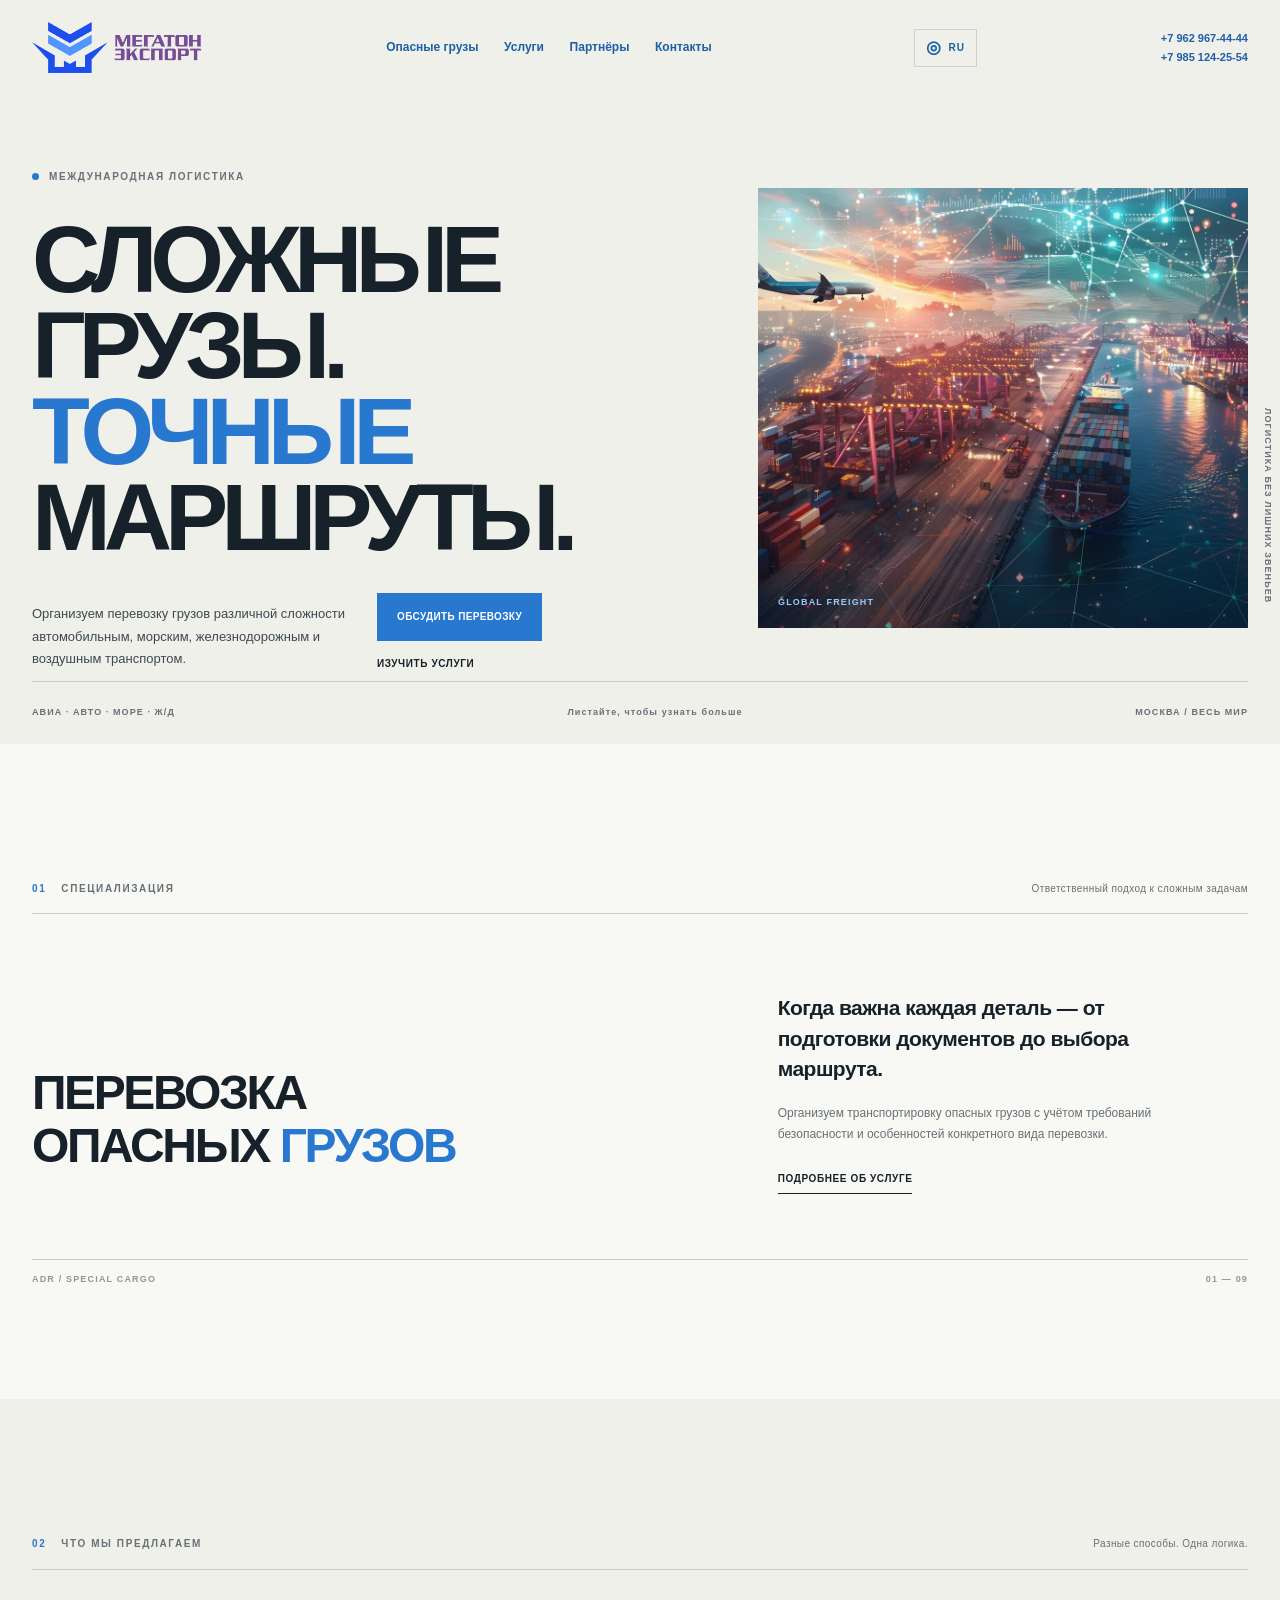
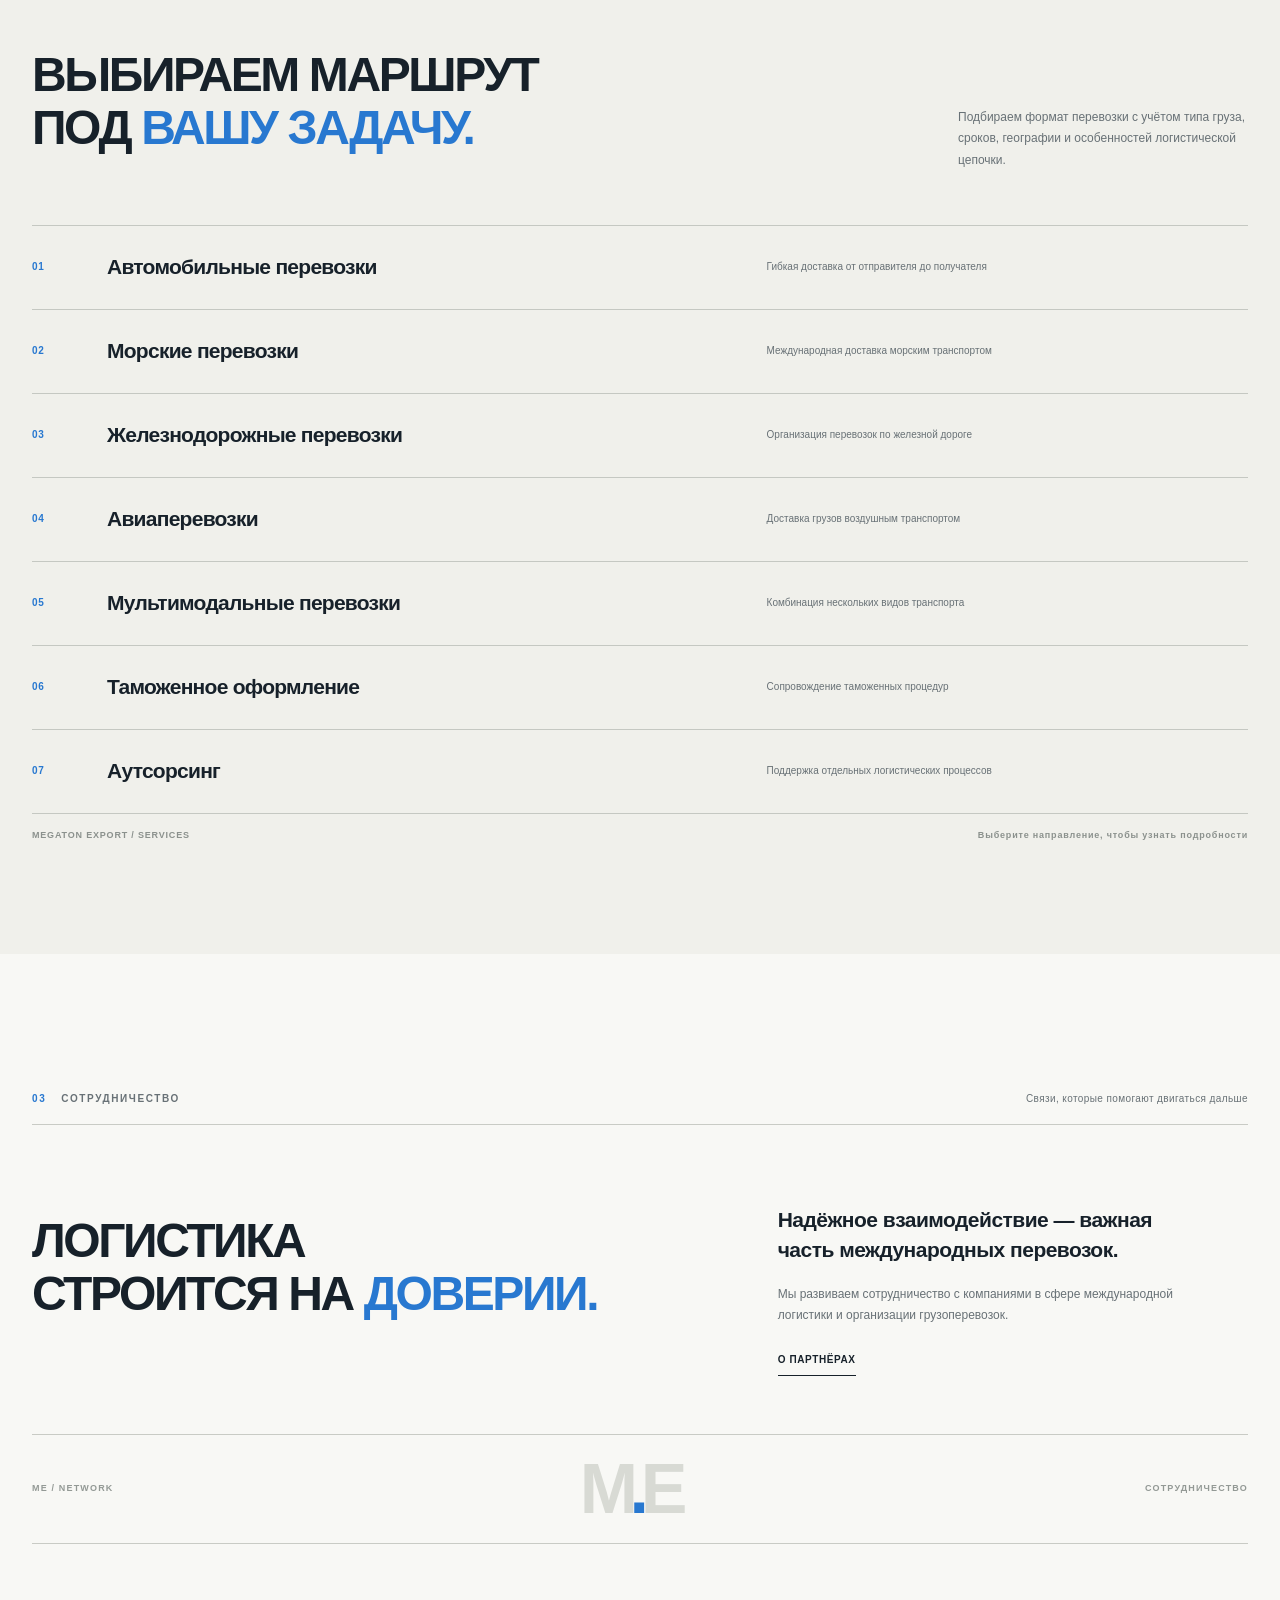
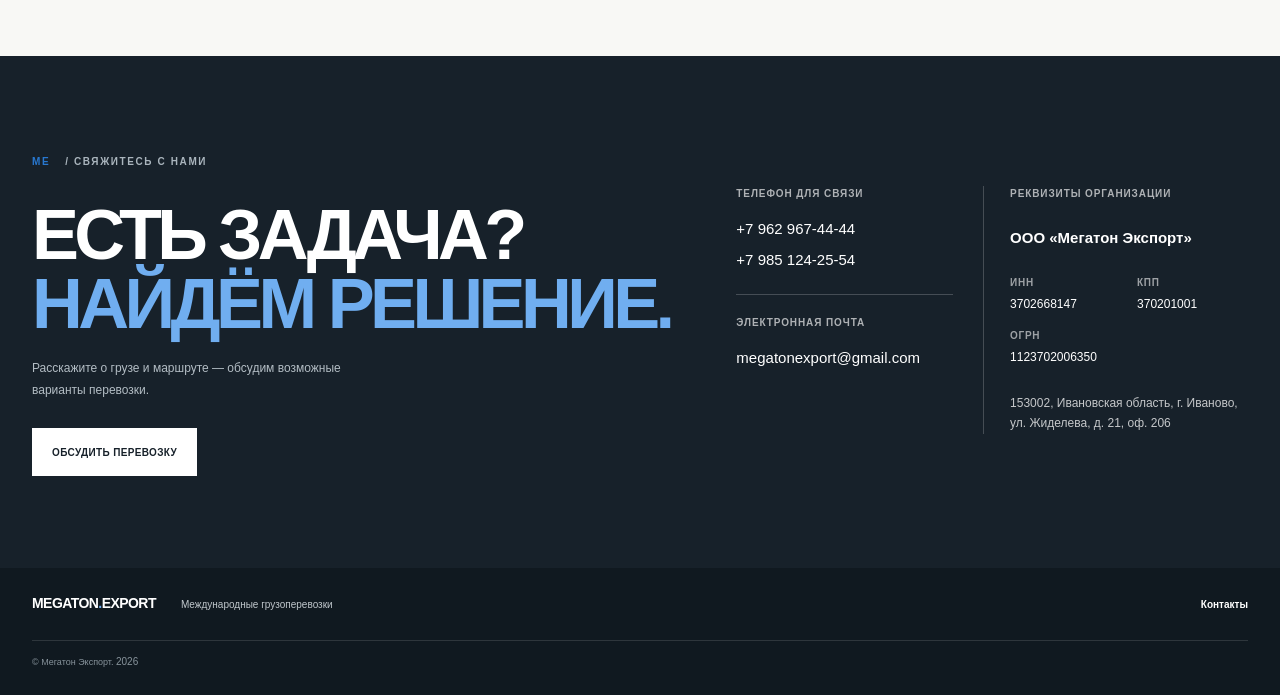
<file: index.html>
<!DOCTYPE html>
<html lang="ru">
<head>
<meta charset="UTF-8">
<meta name="viewport" content="width=device-width, initial-scale=1.0">
<title>Мегатон Экспорт — международные грузоперевозки</title>
<meta name="description" content="Международные автомобильные, морские, железнодорожные, авиационные и мультимодальные перевозки. Перевозка опасных и негабаритных грузов.">
<meta name="keywords" content="перевозка опасных грузов, международные перевозки, грузоперевозки, Мегатон Экспорт">
<meta name="robots" content="index, follow">
<link rel="canonical" href="https://megatonexport.ru/">
<link rel="stylesheet" href="css/style.css">

<link rel="canonical" href="https://megatonexport.ru/">
<link rel="icon" type="image/png" sizes="48x48" href="favicon-48.png">
<link rel="apple-touch-icon" href="/apple-touch-icon.png">
<meta property="og:type" content="website">
<meta property="og:site_name" content="Megaton Export">
<meta property="og:title" content="Международные грузоперевозки — Megaton Export">
<meta property="og:description" content="Международные грузоперевозки из Китая и других стран. Автомобильные, морские, железнодорожные и авиаперевозки, мультимодальная логистика и перевозка опасных грузов.">
<meta property="og:url" content="https://megatonexport.ru/">
<meta property="og:locale" content="ru_RU">
</head>

<body>
<header class="header">
    <div class="container header__inner">
        <a href="index.html" class="logo">
            <img src="images/logo.png" alt="Мегатон Экспорт" width="220"></a>
        <button class="menu-toggle" aria-label="Открыть меню" aria-expanded="false" aria-controls="main-navigation">
            <span></span>
            <span></span>
        </button>
        <nav class="navigation" id="main-navigation" aria-label="Основная навигация">
            <a href="services/dangerous.html">Опасные грузы</a>
            <div class="nav-dropdown"><a href="#services" class="dropdown-link">Услуги</a>
                <div class="dropdown-menu">
                <a href="services/road.html">Автомобильные перевозки</a>
                <a href="services/sea.html">Морские перевозки</a>
                <a href="services/rail.html">Железнодорожные перевозки</a>
                <a href="services/air.html">Авиаперевозки</a>
                <a href="services/multimodal.html">Мультимодальные перевозки</a>
                <a href="services/customs.html">Таможенное оформление</a>
                <a href="services/outsourcing.html">Аутсорсинг</a>
                </div>
            </div>
            <a href="services/partners.html">Партнёры</a>
            <a href="services/contacts.html">Контакты</a>
            <div class="nav-mobile-phones">
                <a href="tel:+79629674444">+7 962 967-44-44</a>
                <a href="tel:+79851242554">+7 985 124-25-54</a>
            </div>
        </nav>
        <div class="language-control">
            <button class="language-button" type="button" aria-haspopup="dialog" aria-expanded="false" aria-label="Выбрать язык сайта">
                <span class="language-globe" aria-hidden="true">◎</span>
                <span class="language-current">RU</span>
            </button>
        </div>
        <div class="header__contacts">
            <a href="tel:+79629674444">+7 962 967-44-44</a>
            <a href="tel:+79851242554">+7 985 124-25-54</a>
        </div>
    </div>
</header>

<main>
<section class="hero" aria-labelledby="hero-title">
    <div class="container hero__layout">
        <div class="hero__content">
            <p class="eyebrow hero__subtitle"><i></i> Международная логистика</p>
            <h1 id="hero-title">Сложные грузы.<br><span>Точные</span><br>маршруты.</h1>
            <div class="hero__bottom">
                <p class="hero__text">Организуем перевозку грузов различной сложности автомобильным, морским, железнодорожным и воздушным транспортом.</p>
                <div class="hero__buttons">
                    <a href="./services/contacts.html" class="button button--primary">Обсудить перевозку</a>
                    <a href="#services" class="text-link">Изучить услуги</a>
                </div>
            </div>
        </div>
        <div class="hero__visual">
            <div class="hero__image-wrap">
                <img src="images/hero.webp" alt="Международный грузовой терминал" class="hero__image">
                <div class="hero__image-shade"></div>
                <div class="hero__image-label">
                    <span>GLOBAL FREIGHT</span>
                </div>
            </div>
            <div class="hero__side-note">Логистика без лишних звеньев</div>
        </div>
    </div>
    <div class="hero__meta container">
        <span>АВИА · АВТО · МОРЕ · Ж/Д</span>
        <a href="#dangerous">Листайте, чтобы узнать больше </a>
        <span>МОСКВА / ВЕСЬ МИР</span>
    </div>
</section>

<section class="section dangerous-section" id="dangerous">
    <div class="container">
        <div class="section-topline">
            <span class="eyebrow">
                <b>01</b> Специализация</span>
                <span class="section-topline__note">Ответственный подход к сложным задачам</span>
            </div>
        <div class="dangerous-layout">
            <div class="dangerous-heading">
                <h2>Перевозка<br>опасных <span>грузов</span></h2>
            </div>
            <div class="dangerous-copy">
                <p class="lead">Когда важна каждая деталь — от подготовки документов до выбора маршрута.</p>
                <p>Организуем транспортировку опасных грузов с учётом требований безопасности и особенностей конкретного вида перевозки.</p>
                <a href="services/dangerous.html" class="underlined-link">Подробнее об услуге</a>
            </div>
        </div>
        <div class="dangerous-rule">
            <span>ADR / SPECIAL CARGO</span>
            <span>01 — 09</span>
        </div>
    </div>
</section>

<section class="section services-section" id="services">
    <div class="container">
        <div class="section-topline">
            <span class="eyebrow"><b>02</b> Что мы предлагаем</span>
            <span class="section-topline__note">Разные способы. Одна логика.</span>
        </div>
        <div class="services-intro">
            <h2>Выбираем маршрут<br>под <span>вашу задачу.</span>
            </h2><p>Подбираем формат перевозки с учётом типа груза, сроков, географии и особенностей логистической цепочки.</p>
        </div>
        <div class="services-list">
            <a class="service-row" href="services/road.html">
                <span class="service-row__number">01</span>
                <span class="service-row__title">Автомобильные перевозки</span>
                <span class="service-row__description">Гибкая доставка от отправителя до получателя</span>
            </a>

            <a class="service-row" href="services/sea.html">
                <span class="service-row__number">02</span>
                <span class="service-row__title">Морские перевозки</span>
                <span class="service-row__description">Международная доставка морским транспортом</span>
            </a>

            <a class="service-row" href="services/rail.html">
                <span class="service-row__number">03</span>
                <span class="service-row__title">Железнодорожные перевозки</span>
                <span class="service-row__description">Организация перевозок по железной дороге</span>
            </a>

            <a class="service-row" href="services/air.html">
                <span class="service-row__number">04</span>
                <span class="service-row__title">Авиаперевозки</span>
                <span class="service-row__description">Доставка грузов воздушным транспортом</span>
            </a>

            <a class="service-row" href="services/multimodal.html">
                <span class="service-row__number">05</span>
                <span class="service-row__title">Мультимодальные перевозки</span>
                <span class="service-row__description">Комбинация нескольких видов транспорта</span>
            </a>

            <a class="service-row" href="services/customs.html">
                <span class="service-row__number">06</span>
                <span class="service-row__title">Таможенное оформление</span>
                <span class="service-row__description">Сопровождение таможенных процедур</span>
            </a>

            <a class="service-row" href="services/outsourcing.html">
                <span class="service-row__number">07</span>
                <span class="service-row__title">Аутсорсинг</span>
                <span class="service-row__description">Поддержка отдельных логистических процессов</span>
            </a>
        </div>
        <div class="services-footnote">
            <span>MEGATON EXPORT / SERVICES</span>
            <span>Выберите направление, чтобы узнать подробности</span>
        </div>
    </div>
</section>

<section class="section partners-section" id="partners">
    <div class="container">
        <div class="section-topline">
            <span class="eyebrow"><b>03</b> Сотрудничество</span>
            <span class="section-topline__note">Связи, которые помогают двигаться дальше</span>
        </div>
        <div class="partners-layout">
            <h2>Логистика<br>строится на <span>доверии.</span></h2>
            <div class="partners-copy">
                <p class="lead">Надёжное взаимодействие — важная часть международных перевозок.</p>
                <p>Мы развиваем сотрудничество с компаниями в сфере международной логистики и организации грузоперевозок.</p>
                <a href="services/partners.html" class="underlined-link">О партнёрах</a>
            </div>
        </div>
        <div class="partners-signature">
            <span>ME / NETWORK</span>
            <span class="partners-signature__mark">M<span>.</span>E</span>
            <span>СОТРУДНИЧЕСТВО</span>
        </div>
    </div>
</section>

<section class="contact-section inner-cta">
    <div class="container contact-layout">
        <div class="contact-main">
            <p class="eyebrow"><b>ME</b> / Свяжитесь с нами</p>
            <h2>Есть задача?<br><span>Найдём решение.</span></h2>
            <p>Расскажите о грузе и маршруте — обсудим возможные варианты перевозки.</p>
            <a href="contacts.html" class="button button--light">Обсудить перевозку</a>
        </div>
        <div class="contact-details">
            <div class="contact-details__columns">
                <div class="contact-details__column contact-details__column--contacts">
                    <div class="contact-details__group">
                        <span class="contact-details__label">Телефон для связи</span>

                        <a href="tel:+79629674444">+7 962 967-44-44</a>
                        <a href="tel:+79851242554">+7 985 124-25-54</a>
                    </div>
                    <div class="contact-details__group">
                        <span class="contact-details__label">Электронная почта</span>

                        <a style="white-space: nowrap;" href="mailto:megatonexport@gmail.com">
                            megatonexport@gmail.com
                        </a>
                    </div>
                </div>
                <div class="contact-details__column contact-details__column--company">
                    <div class="contact-details__group">
                        <span class="contact-details__label">Реквизиты организации</span>
                        <p class="contact-details__company-name">
                            ООО «Мегатон Экспорт»
                        </p>
                        <div class="contact-details__requisites">
                            <div class="contact-details__requisite">
                                <span>ИНН</span>
                                <strong style="white-space: nowrap;">3702668147</strong>
                            </div>
                            <div class="contact-details__requisite">
                                <span>КПП</span>
                                <strong style="white-space: nowrap;">370201001</strong>
                            </div>
                            <div class="contact-details__requisite contact-details__requisite--ogrn">
                                <span>ОГРН</span>
                                <strong style="white-space: nowrap;">1123702006350</strong>
                            </div>
                        </div>
                        <p class="contact-details__address">
                            153002, Ивановская область, г. Иваново,
                            ул. Жиделева, д. 21, оф. 206
                        </p>
                    </div>
                </div>
            </div>
        </div>
    </div>
</section>
</main>

<footer class="footer">
    <div class="container footer__inner">
        <a href="index.html" class="footer__brand">MEGATON<span>.</span>EXPORT</a>
        <p>Международные грузоперевозки</p>
        <a href="services/contacts.html" class="footer__contact">Контакты</a>
        <small>© Мегатон Экспорт. <p><span id="current-year"></span></p></small>
    </div>
</footer>

<div class="language-backdrop" id="language-dialog" hidden>
    <section class="language-dialog" role="dialog" aria-modal="true" aria-labelledby="language-title">
        <button class="language-close" type="button" aria-label="Закрыть выбор языка">×</button>
        <p class="language-kicker">MEGATON EXPORT / LANGUAGE</p>
        <h2 id="language-title">Выберите язык</h2>
        <p class="language-description">Выберите язык отображения сайта.</p>
        <div class="language-options">

            <button type="button" class="language-option" data-language="ru">
                <span class="language-code">RU</span>
                <span class="language-name">Русский</span>
                <span class="language-check">✓</span>
            </button>

            <button type="button" class="language-option" data-language="en">
                <span class="language-code">EN</span>
                <span class="language-name">English</span>
                <span class="language-check">✓</span>
            </button>

            <button type="button" class="language-option" data-language="zh">
                <span class="language-code">中文</span>
                <span class="language-name">简体中文</span>
                <span class="language-check">✓</span>
            </button>
            
        </div>
        <p class="language-note">Megaton Export · International Logistics</p>
    </section>
</div>

<script src="js/script.js"></script>

</body>
</html>
</file>
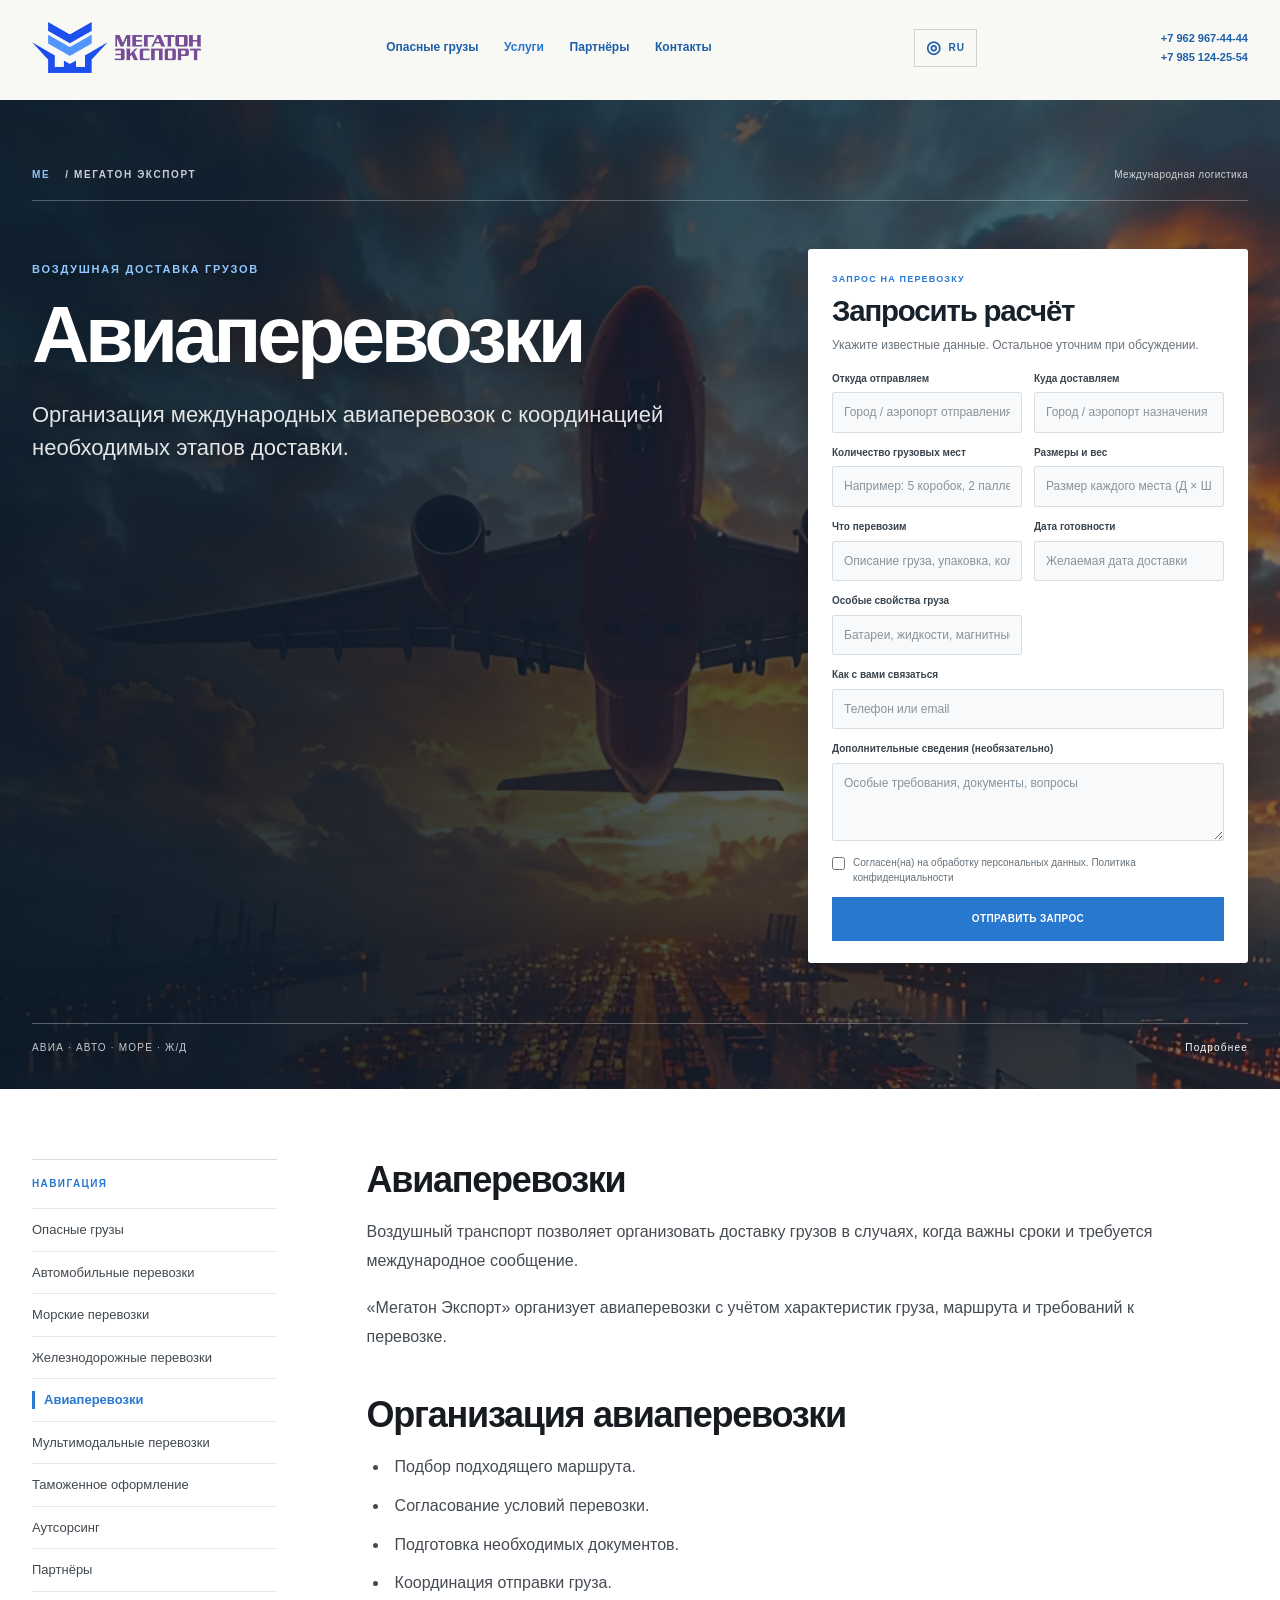
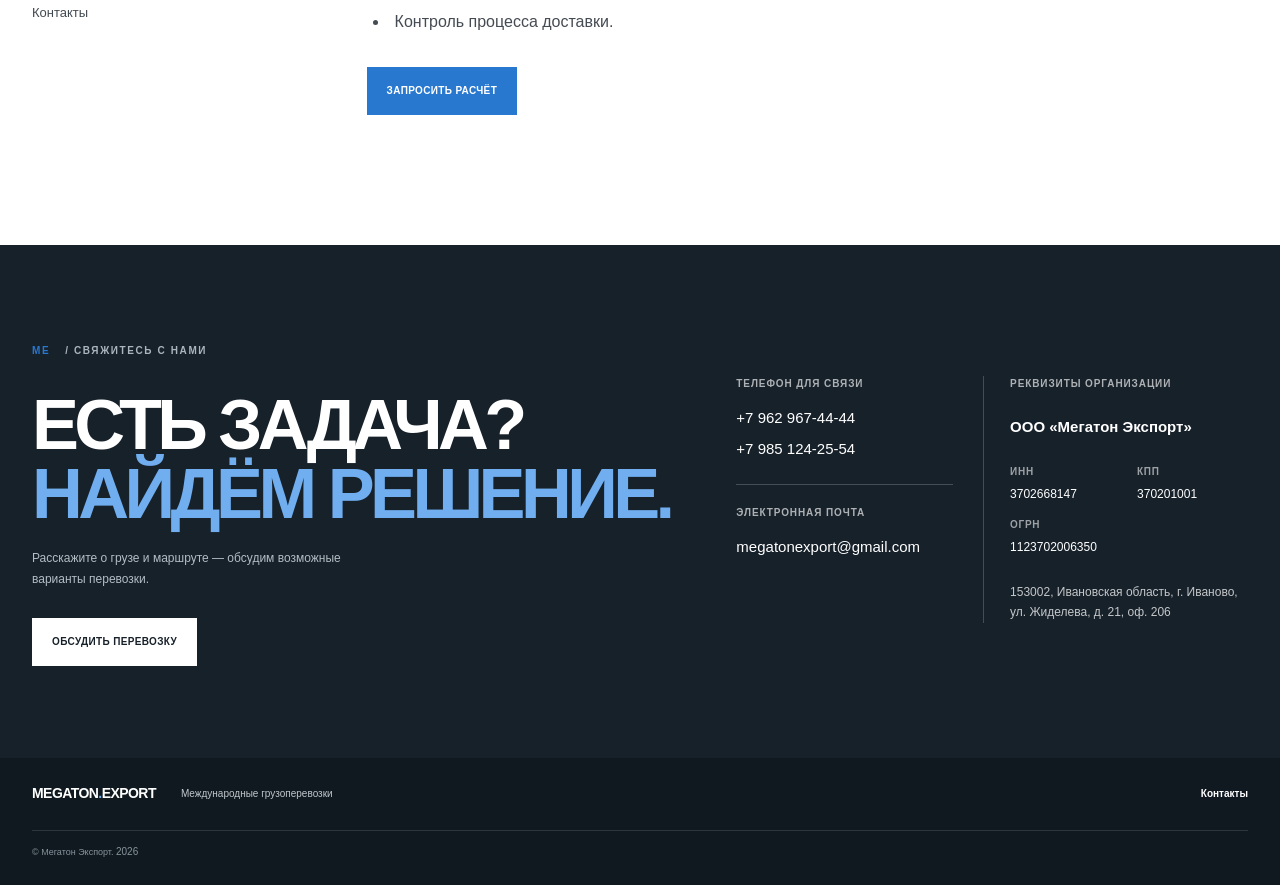
<file: services/air.html>
<!DOCTYPE html>
<html lang="ru">
<head>
<meta charset="UTF-8">
<meta name="viewport" content="width=device-width, initial-scale=1.0">
<title>Авиаперевозки — Мегатон Экспорт</title>
<meta name="description" content="Организация международных авиаперевозок грузов. Мегатон Экспорт.">
<meta name="robots" content="index, follow">
<link rel="canonical" href="https://megatonexport.ru/aviaperevozki/">
<link rel="stylesheet" href="../css/style.css">

<link rel="canonical" href="https://megatonexport.ru/services/air.html">
<link rel="icon" type="image/png" sizes="48x48" href="../favicon-48.png">
<link rel="apple-touch-icon" href="../apple-touch-icon.png">
<meta property="og:type" content="website">
<meta property="og:site_name" content="Megaton Export">
<meta property="og:title" content="Международные авиаперевозки грузов — Megaton Export">
<meta property="og:description" content="Организуем международные авиаперевозки грузов: планирование маршрута, координация перевозки и сопровождение отправки. Megaton Export.">
<meta property="og:url" content="https://megatonexport.ru/services/air.html">
<meta property="og:locale" content="ru_RU">
</head>

<body>
<header class="header">
    <div class="container header__inner">
        <a href="../index.html" class="logo">
            <img src="../images/logo.png" alt="Мегатон Экспорт" width="220">
        </a>
        <button class="menu-toggle" aria-label="Открыть меню" aria-expanded="false" aria-controls="main-navigation">
            <span></span>
            <span></span>
        </button>
        <nav class="navigation" id="main-navigation" aria-label="Основная навигация">
            <a href="dangerous.html">Опасные грузы</a>
            <div class="nav-dropdown">
                <a href="../index.html#services" class="dropdown-link">Услуги</a>
                <div class="dropdown-menu">
                    <a href="dangerous.html">Опасные грузы</a>
                    <a href="road.html">Автомобильные перевозки</a>
                    <a href="sea.html">Морские перевозки</a>
                    <a href="rail.html">Железнодорожные перевозки</a>
                    <a href="air.html">Авиаперевозки</a>
                    <a href="multimodal.html">Мультимодальные перевозки</a>
                    <a href="customs.html">Таможенное оформление</a>
                    <a href="outsourcing.html">Аутсорсинг</a>
                </div>
            </div>
            <a href="partners.html">Партнёры</a>
            <a href="contacts.html">Контакты</a>
            <div class="nav-mobile-phones">
                <a href="tel:+79629674444">+7 962 967-44-44</a>
                <a href="tel:+79851242554">+7 985 124-25-54</a>
            </div>
        </nav>
        <div class="language-control">
            <button class="language-button" type="button" aria-haspopup="dialog" aria-expanded="false" aria-label="Выбрать язык сайта">
                <span class="language-globe" aria-hidden="true">◎</span>
                <span class="language-current">RU</span>
            </button>
        </div>
        <div class="header__contacts">
            <a href="tel:+79629674444">+7 962 967-44-44</a>
            <a href="tel:+79851242554">+7 985 124-25-54</a>
        </div>
    </div>
</header>

<main>
<section class="section inner-hero" style="--inner-hero-image: url('../images/air-hero.jpg');">
    <div class="container">
        <div class="section-topline">
            <span class="eyebrow"><b>ME</b> / Мегатон Экспорт</span>
            <span class="section-topline__note">Международная логистика</span>
        </div>
        <div class="service-quote-hero">
            <div class="service-quote-hero__copy">
                <p class="inner-hero__eyebrow">Воздушная доставка грузов</p>
                <h1>Авиаперевозки</h1>
                <p class="inner-hero__intro">Организация международных авиаперевозок с координацией необходимых этапов доставки.</p>
            </div>
            <aside class="service-quote" id="quote-form-air" aria-label="Форма заявки: Авиаперевозка">
                <div class="service-quote__head">
                    <p class="service-quote__eyebrow">ЗАПРОС НА ПЕРЕВОЗКУ</p>
                    <h2>Запросить расчёт</h2>
                    <p>Укажите известные данные. Остальное уточним при обсуждении.</p>
                </div>
                <form class="service-quote__form" data-service-quote="air">
                    <div class="service-quote__grid">
                        <label class="service-quote__field">
                            <span>Откуда отправляем</span>
                            <input name="air_0" type="text" placeholder="Город / аэропорт отправления" autocomplete="off"></label>
                            <label class="service-quote__field">
                                <span>Куда доставляем</span>
                                <input name="air_1" type="text" placeholder="Город / аэропорт назначения" autocomplete="off">
                            </label>
                            <label class="service-quote__field">
                                <span>Количество грузовых мест</span>
                                <input name="air_2" type="text" placeholder="Например: 5 коробок, 2 паллеты" autocomplete="off">
                            </label>
                            <label class="service-quote__field">
                                <span>Размеры и вес</span>
                                <input name="air_3" type="text" placeholder="Размер каждого места (Д × Ш × В) и общий вес, кг" autocomplete="off">
                            </label>
                            <label class="service-quote__field">
                                <span>Что перевозим</span>
                                <input name="air_4" type="text" placeholder="Описание груза, упаковка, количество" autocomplete="off">
                            </label>
                            <label class="service-quote__field">
                                <span>Дата готовности</span>
                                <input name="air_5" type="text" placeholder="Желаемая дата доставки" autocomplete="off">
                            </label><label class="service-quote__field">
                                <span>Особые свойства груза</span>
                                <input name="air_6" type="text" placeholder="Батареи, жидкости, магнитные свойства, температурный режим — если есть" autocomplete="off">
                            </label>
                            <label class="service-quote__field service-quote__field--wide">
                                <span>Как с вами связаться</span>
                                <input name="contact" type="text" placeholder="Телефон или email" required autocomplete="tel">
                            </label>
                            <label class="service-quote__field service-quote__field--wide">
                                <span>Дополнительные сведения (необязательно)</span>
                                <textarea name="extra" rows="3" placeholder="Особые требования, документы, вопросы"></textarea>
                            </label>
                    </div>
                    <label class="service-quote__consent">
                        <input type="checkbox" name="consent" required>
                        <span>Согласен(на) на обработку персональных данных. Политика конфиденциальности</span>
                    </label>
                    <button class="button button--primary service-quote__submit" type="submit">Отправить запрос</button>
                </form>
            </aside>
        </div>
        <div class="inner-hero__meta">
            <span>АВИА · АВТО · МОРЕ · Ж/Д</span>
            <a href="#page-content">Подробнее</a>
        </div>
    </div>
</section>

<section class="section inner-content" id="page-content">
    <div class="container inner-content__layout">
        <aside class="inner-sidebar">
            <span class="eyebrow">НАВИГАЦИЯ</span>
            <a href="dangerous.html">Опасные грузы</a>
            <a href="road.html">Автомобильные перевозки</a>
            <a href="sea.html">Морские перевозки</a>
            <a href="rail.html">Железнодорожные перевозки</a>
            <a href="air.html" class="is-active" aria-current="page">Авиаперевозки</a>
            <a href="multimodal.html">Мультимодальные перевозки</a>
            <a href="customs.html">Таможенное оформление</a>
            <a href="outsourcing.html">Аутсорсинг</a>
            <a href="partners.html">Партнёры</a>
            <a href="contacts.html">Контакты</a>
        </aside>
        <article class="inner-article"><h2>Авиаперевозки</h2>
            <p>Воздушный транспорт позволяет организовать доставку грузов в случаях, когда важны сроки и требуется международное сообщение.</p>

            <p>«Мегатон Экспорт» организует авиаперевозки с учётом характеристик груза, маршрута и требований к перевозке.</p>

            <h2>Организация авиаперевозки</h2>

            <ul>
                <li>Подбор подходящего маршрута.</li>
                <li>Согласование условий перевозки.</li>
                <li>Подготовка необходимых документов.</li>
                <li>Координация отправки груза.</li>
                <li>Контроль процесса доставки.</li>
            </ul>

            <div class="contact-buttons"><a href="#quote-form-air" class="button button--primary">Запросить расчёт</a></div>
        </article>
    </div>
</section>

<section class="contact-section inner-cta">
    <div class="container contact-layout">
        <div class="contact-main">
            <p class="eyebrow"><b>ME</b> / Свяжитесь с нами</p>
            <h2>Есть задача?<br><span>Найдём решение.</span></h2>
            <p>Расскажите о грузе и маршруте — обсудим возможные варианты перевозки.</p>
            <a href="contacts.html" class="button button--light">Обсудить перевозку</a>
        </div>
        <div class="contact-details">
            <div class="contact-details__columns">
                <div class="contact-details__column contact-details__column--contacts">
                    <div class="contact-details__group">
                        <span class="contact-details__label">Телефон для связи</span>

                        <a href="tel:+79629674444">+7 962 967-44-44</a>
                        <a href="tel:+79851242554">+7 985 124-25-54</a>
                    </div>
                    <div class="contact-details__group">
                        <span class="contact-details__label">Электронная почта</span>

                        <a style="white-space: nowrap;" href="mailto:megatonexport@gmail.com">
                            megatonexport@gmail.com
                        </a>
                    </div>
                </div>
                <div class="contact-details__column contact-details__column--company">
                    <div class="contact-details__group">
                        <span class="contact-details__label">Реквизиты организации</span>
                        <p class="contact-details__company-name">
                            ООО «Мегатон Экспорт»
                        </p>
                        <div class="contact-details__requisites">
                            <div class="contact-details__requisite">
                                <span>ИНН</span>
                                <strong style="white-space: nowrap;">3702668147</strong>
                            </div>
                            <div class="contact-details__requisite">
                                <span>КПП</span>
                                <strong style="white-space: nowrap;">370201001</strong>
                            </div>
                            <div class="contact-details__requisite contact-details__requisite--ogrn">
                                <span>ОГРН</span>
                                <strong style="white-space: nowrap;">1123702006350</strong>
                            </div>
                        </div>
                        <p class="contact-details__address">
                            153002, Ивановская область, г. Иваново,
                            ул. Жиделева, д. 21, оф. 206
                        </p>
                    </div>
                </div>
            </div>
        </div>
    </div>
</section>
</main>

<footer class="footer">
    <div class="container footer__inner">
        <a href="index.html" class="footer__brand">MEGATON<span>.</span>EXPORT</a>
        <p>Международные грузоперевозки</p>
        <a href="services/contacts.html" class="footer__contact">Контакты</a>
        <small>© Мегатон Экспорт. <p><span id="current-year"></span></p></small>
    </div>
</footer>

<div class="language-backdrop" id="language-dialog" hidden>
    <section class="language-dialog" role="dialog" aria-modal="true" aria-labelledby="language-title">
        <button class="language-close" type="button" aria-label="Закрыть выбор языка">×</button>
        <p class="language-kicker">MEGATON EXPORT / LANGUAGE</p>
        <h2 id="language-title">Выберите язык</h2>
        <p class="language-description">Выберите язык отображения сайта.</p>
        <div class="language-options">

            <button type="button" class="language-option" data-language="ru">
                <span class="language-code">RU</span>
                <span class="language-name">Русский</span>
                <span class="language-check">✓</span>
            </button>

            <button type="button" class="language-option" data-language="en">
                <span class="language-code">EN</span>
                <span class="language-name">English</span>
                <span class="language-check">✓</span>
            </button>

            <button type="button" class="language-option" data-language="zh">
                <span class="language-code">中文</span>
                <span class="language-name">简体中文</span>
                <span class="language-check">✓</span>
            </button>
            
        </div>
        <p class="language-note">Megaton Export · International Logistics</p>
    </section>
</div>

<script src="../js/script.js"></script>

</body>
</html>
</file>
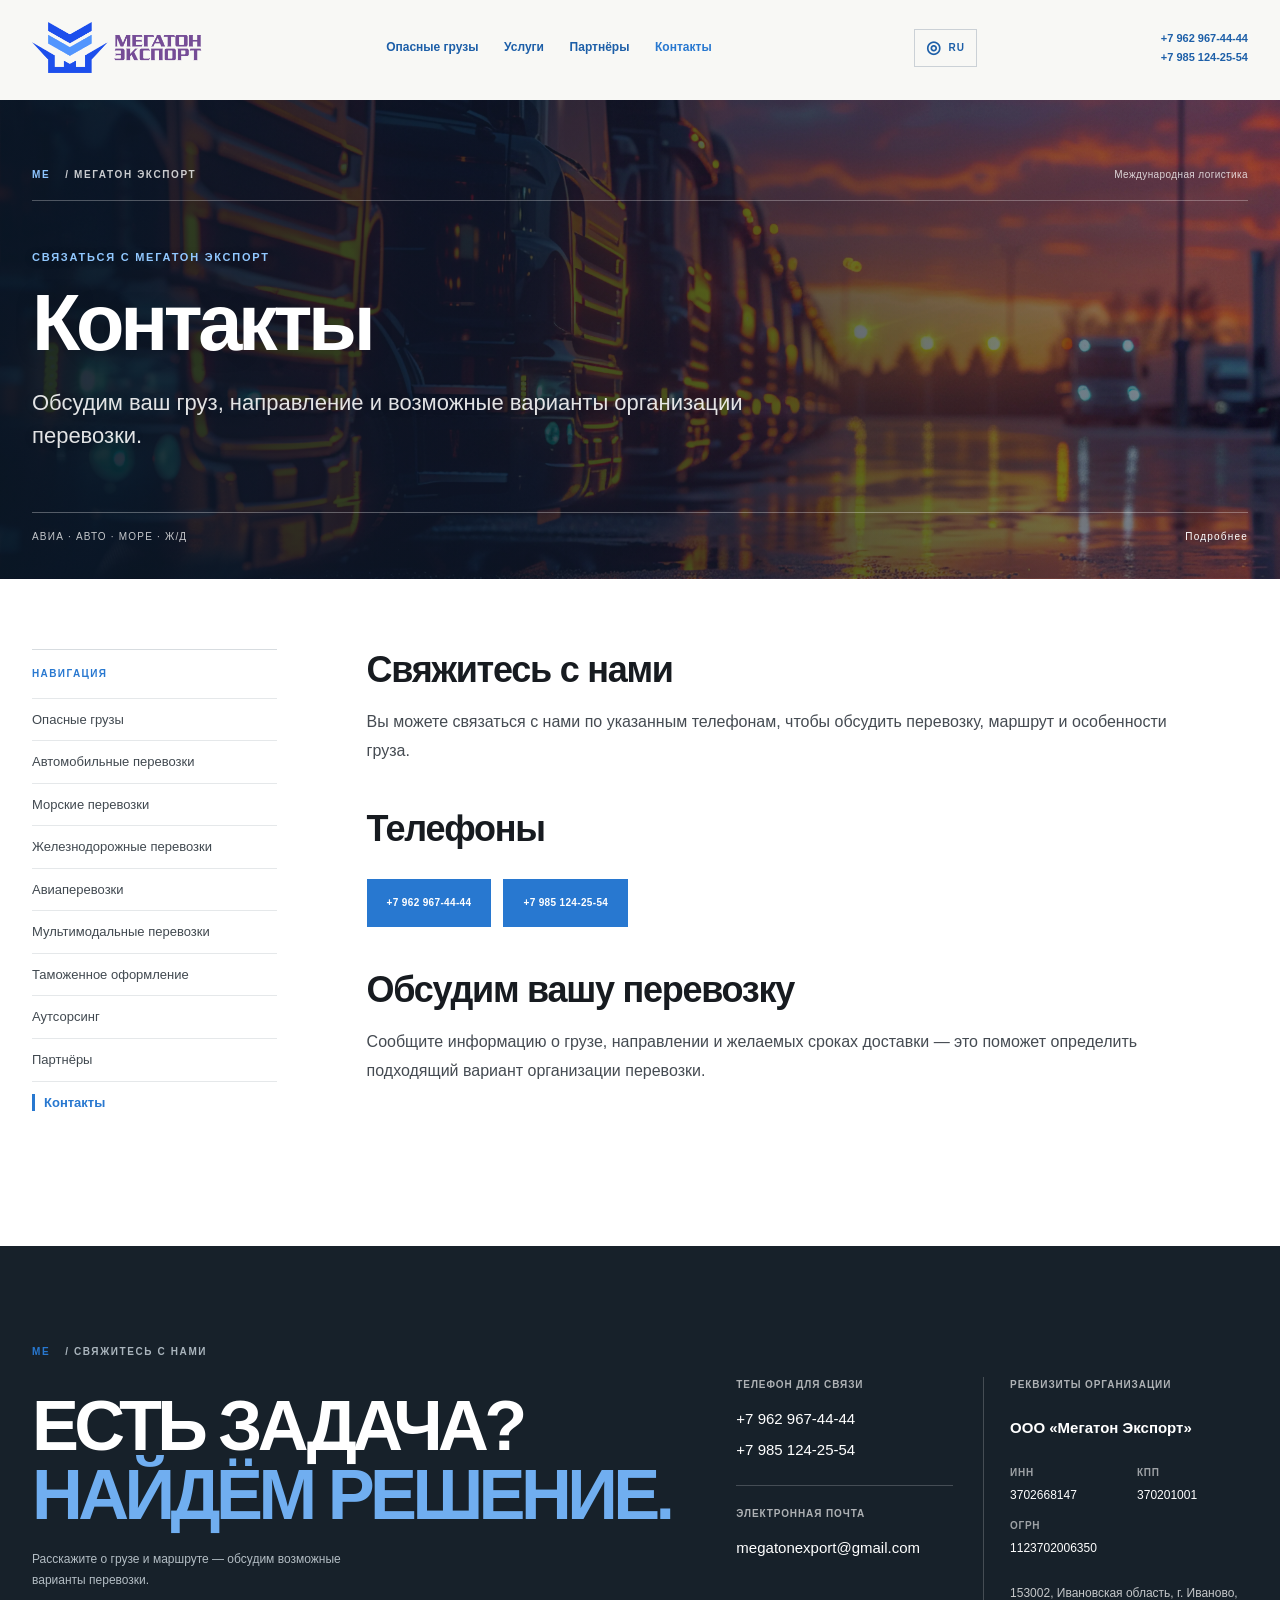
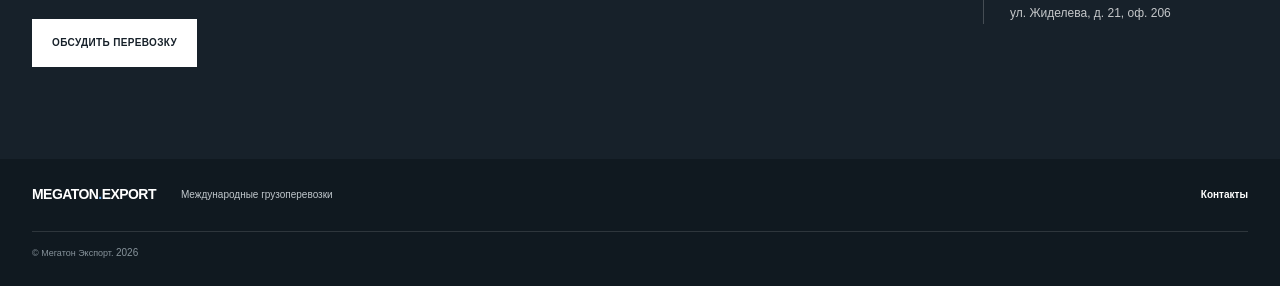
<file: services/contacts.html>
<!DOCTYPE html>
<html lang="ru">
<head>
<meta charset="UTF-8">
<meta name="viewport" content="width=device-width, initial-scale=1.0">
<title>Контакты — Мегатон Экспорт</title>
<meta name="description" content="Контактная информация Мегатон Экспорт. Международные грузоперевозки.">
<meta name="robots" content="index, follow">
<link rel="canonical" href="https://megatonexport.ru/kontakty/">
<link rel="stylesheet" href="../css/style.css">

<link rel="canonical" href="https://megatonexport.ru/services/contacts.html">
<link rel="icon" type="image/png" sizes="48x48" href="../favicon-48.png">
<link rel="apple-touch-icon" href="../apple-touch-icon.png">
<meta property="og:type" content="website">
<meta property="og:site_name" content="Megaton Export">
<meta property="og:title" content="Контакты Megaton Export — международные грузоперевозки">
<meta property="og:description" content="Свяжитесь с Megaton Export по вопросам международных грузоперевозок, логистики и перевозки опасных грузов.">
<meta property="og:url" content="https://megatonexport.ru/services/contacts.html">
<meta property="og:locale" content="ru_RU">
</head>

<body>
<header class="header">
    <div class="container header__inner">
        <a href="../index.html" class="logo">
            <img src="../images/logo.png" alt="Мегатон Экспорт" width="220">
        </a>
        <button class="menu-toggle" aria-label="Открыть меню" aria-expanded="false" aria-controls="main-navigation">
            <span></span>
            <span></span>
        </button>
        <nav class="navigation" id="main-navigation" aria-label="Основная навигация">
            <a href="dangerous.html">Опасные грузы</a>
            <div class="nav-dropdown">
                <a href="../index.html#services" class="dropdown-link">Услуги</a>
                <div class="dropdown-menu">
                    <a href="dangerous.html">Опасные грузы</a>
                    <a href="road.html">Автомобильные перевозки</a>
                    <a href="sea.html">Морские перевозки</a>
                    <a href="rail.html">Железнодорожные перевозки</a>
                    <a href="air.html">Авиаперевозки</a>
                    <a href="multimodal.html">Мультимодальные перевозки</a>
                    <a href="customs.html">Таможенное оформление</a>
                    <a href="outsourcing.html">Аутсорсинг</a>
                </div>
            </div>
            <a href="partners.html">Партнёры</a>
            <a href="contacts.html">Контакты</a>
            <div class="nav-mobile-phones">
                <a href="tel:+79629674444">+7 962 967-44-44</a>
                <a href="tel:+79851242554">+7 985 124-25-54</a>
            </div>
        </nav>
        <div class="language-control">
            <button class="language-button" type="button" aria-haspopup="dialog" aria-expanded="false" aria-label="Выбрать язык сайта">
                <span class="language-globe" aria-hidden="true">◎</span>
                <span class="language-current">RU</span>
            </button>
        </div>
        <div class="header__contacts">
            <a href="tel:+79629674444">+7 962 967-44-44</a>
            <a href="tel:+79851242554">+7 985 124-25-54</a>
        </div>
    </div>
</header>

<main>
<section class="section inner-hero" style="--inner-hero-image: url('../images/contacts.webp');">
    <div class="container">
        <div class="section-topline">
            <span class="eyebrow"><b>ME</b> / Мегатон Экспорт</span>
            <span class="section-topline__note">Международная логистика</span>
        </div>
        <p class="inner-hero__eyebrow">Связаться с Мегатон Экспорт</p>
        <h1>Контакты</h1>
        <p class="inner-hero__intro">Обсудим ваш груз, направление и возможные варианты организации перевозки.</p>
        <div class="inner-hero__meta">
            <span>АВИА · АВТО · МОРЕ · Ж/Д</span>
            <a href="#page-content">Подробнее</a>
        </div>
    </div>
</section>

<section class="section inner-content" id="page-content">
    <div class="container inner-content__layout">
        <aside class="inner-sidebar">
            <span class="eyebrow">НАВИГАЦИЯ</span>
            <a href="dangerous.html">Опасные грузы</a>
            <a href="road.html">Автомобильные перевозки</a>
            <a href="sea.html">Морские перевозки</a>
            <a href="rail.html">Железнодорожные перевозки</a>
            <a href="air.html">Авиаперевозки</a>
            <a href="multimodal.html">Мультимодальные перевозки</a>
            <a href="customs.html">Таможенное оформление</a>
            <a href="outsourcing.html">Аутсорсинг</a>
            <a href="partners.html">Партнёры</a>
            <a href="contacts.html" class="is-active" aria-current="page">Контакты</a>
        </aside>
        <article class="inner-article"><h2>Свяжитесь с нами</h2>
            <p>
                Вы можете связаться с нами по указанным телефонам,
                чтобы обсудить перевозку, маршрут и особенности груза.
            </p>

            <h2>Телефоны</h2>

            <div class="contact-buttons">
                <a href="tel:+79629674444" class="button button--primary">
                    +7 962 967-44-44
                </a>

                <a href="tel:+79851242554" class="button button--primary">
                    +7 985 124-25-54
                </a>
            </div>

            <h2>Обсудим вашу перевозку</h2>

            <p>
                Сообщите информацию о грузе, направлении и желаемых
                сроках доставки — это поможет определить подходящий
                вариант организации перевозки.
            </p>

            <div class="contact-buttons"></div>
        </article>
    </div>
</section>



<section class="contact-section inner-cta">
    <div class="container contact-layout">
        <div class="contact-main">
            <p class="eyebrow"><b>ME</b> / Свяжитесь с нами</p>
            <h2>Есть задача?<br><span>Найдём решение.</span></h2>
            <p>Расскажите о грузе и маршруте — обсудим возможные варианты перевозки.</p>
            <a href="contacts.html" class="button button--light">Обсудить перевозку</a>
        </div>
        <div class="contact-details">
            <div class="contact-details__columns">
                <div class="contact-details__column contact-details__column--contacts">
                    <div class="contact-details__group">
                        <span class="contact-details__label">Телефон для связи</span>

                        <a href="tel:+79629674444">+7 962 967-44-44</a>
                        <a href="tel:+79851242554">+7 985 124-25-54</a>
                    </div>
                    <div class="contact-details__group">
                        <span class="contact-details__label">Электронная почта</span>

                        <a style="white-space: nowrap;" href="mailto:megatonexport@gmail.com">
                            megatonexport@gmail.com
                        </a>
                    </div>
                </div>
                <div class="contact-details__column contact-details__column--company">
                    <div class="contact-details__group">
                        <span class="contact-details__label">Реквизиты организации</span>
                        <p class="contact-details__company-name">
                            ООО «Мегатон Экспорт»
                        </p>
                        <div class="contact-details__requisites">
                            <div class="contact-details__requisite">
                                <span>ИНН</span>
                                <strong style="white-space: nowrap;">3702668147</strong>
                            </div>
                            <div class="contact-details__requisite">
                                <span>КПП</span>
                                <strong style="white-space: nowrap;">370201001</strong>
                            </div>
                            <div class="contact-details__requisite contact-details__requisite--ogrn">
                                <span>ОГРН</span>
                                <strong style="white-space: nowrap;">1123702006350</strong>
                            </div>
                        </div>
                        <p class="contact-details__address">
                            153002, Ивановская область, г. Иваново,
                            ул. Жиделева, д. 21, оф. 206
                        </p>
                    </div>
                </div>
            </div>
        </div>
    </div>
</section>


</main>

<footer class="footer">
    <div class="container footer__inner">
        <a href="index.html" class="footer__brand">MEGATON<span>.</span>EXPORT</a>
        <p>Международные грузоперевозки</p>
        <a href="services/contacts.html" class="footer__contact">Контакты</a>
        <small>© Мегатон Экспорт. <p><span id="current-year"></span></p></small>
    </div>
</footer>

<div class="language-backdrop" id="language-dialog" hidden>
    <section class="language-dialog" role="dialog" aria-modal="true" aria-labelledby="language-title">
        <button class="language-close" type="button" aria-label="Закрыть выбор языка">×</button>
        <p class="language-kicker">MEGATON EXPORT / LANGUAGE</p>
        <h2 id="language-title">Выберите язык</h2>
        <p class="language-description">Выберите язык отображения сайта.</p>
        <div class="language-options">

            <button type="button" class="language-option" data-language="ru">
                <span class="language-code">RU</span>
                <span class="language-name">Русский</span>
                <span class="language-check">✓</span>
            </button>

            <button type="button" class="language-option" data-language="en">
                <span class="language-code">EN</span>
                <span class="language-name">English</span>
                <span class="language-check">✓</span>
            </button>

            <button type="button" class="language-option" data-language="zh">
                <span class="language-code">中文</span>
                <span class="language-name">简体中文</span>
                <span class="language-check">✓</span>
            </button>
            
        </div>
        <p class="language-note">Megaton Export · International Logistics</p>
    </section>
</div>

<script src="../js/script.js"></script>

</body>
</html>
</file>
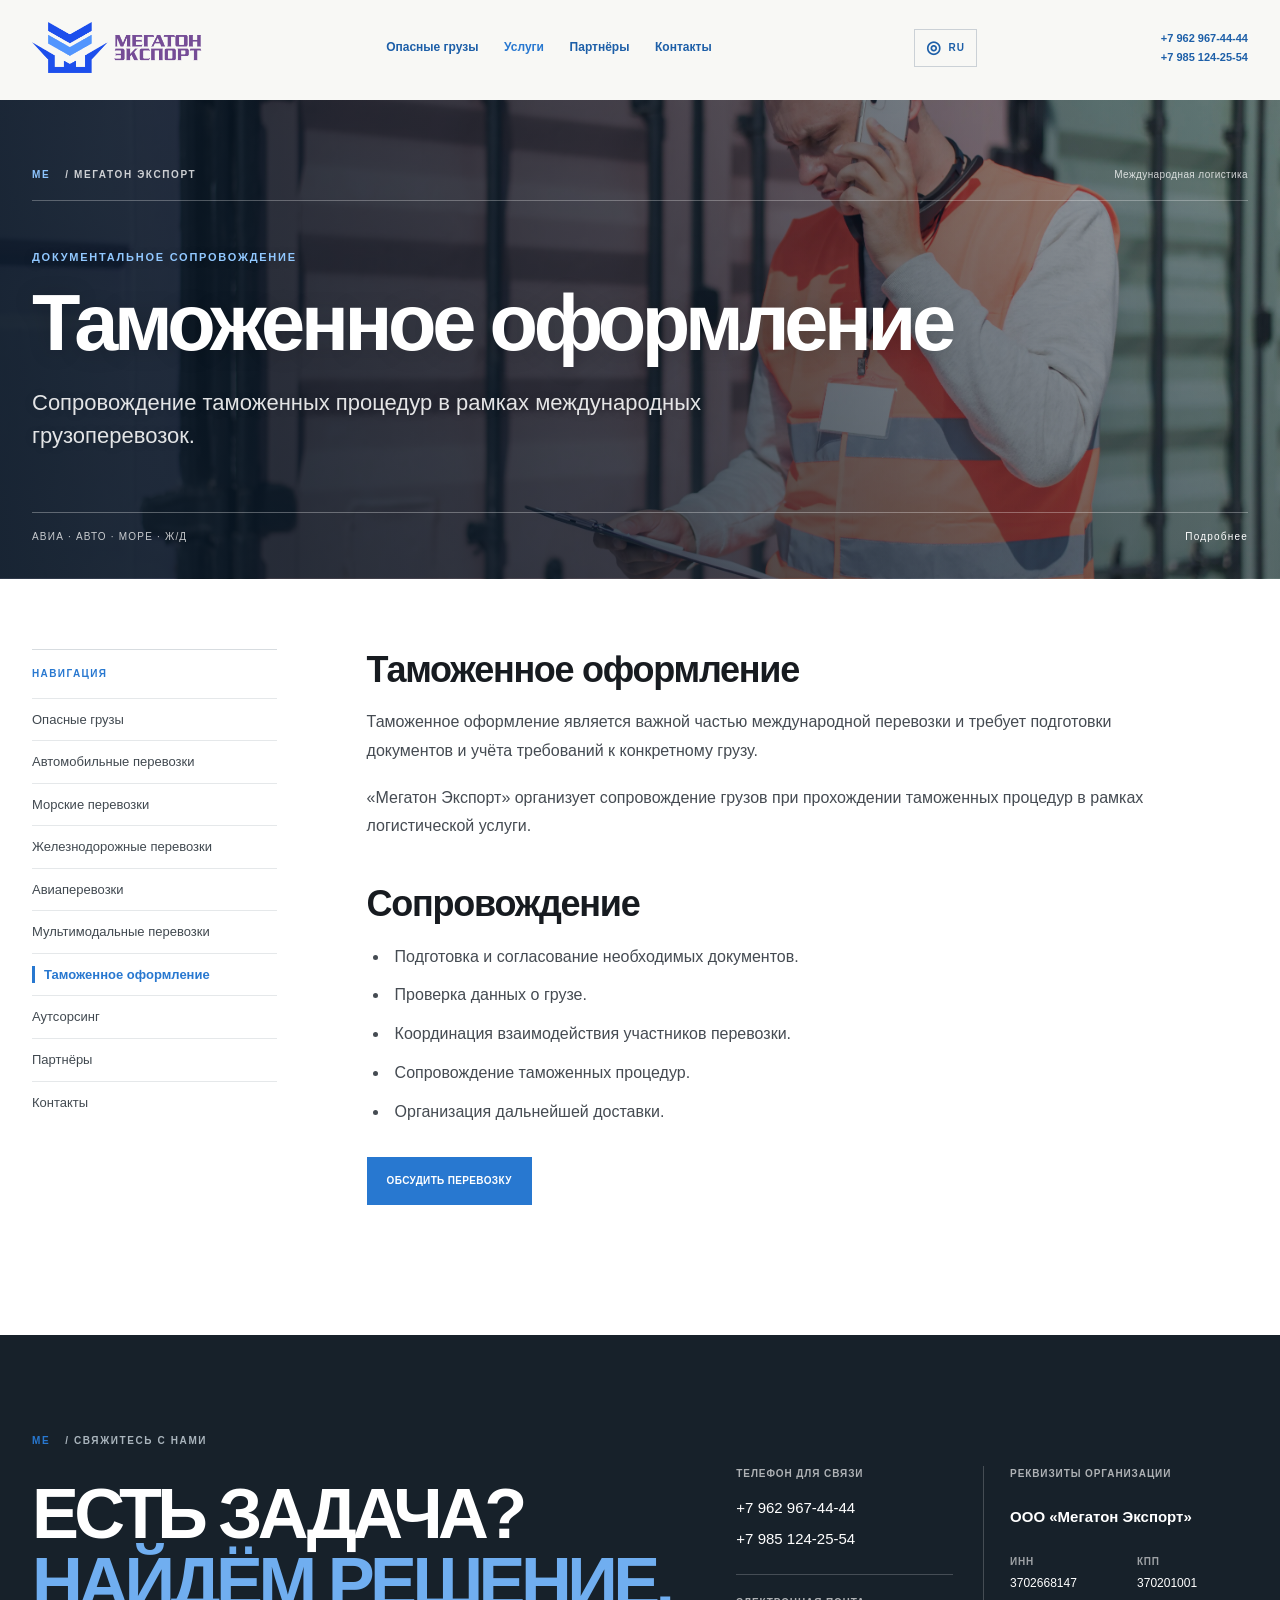
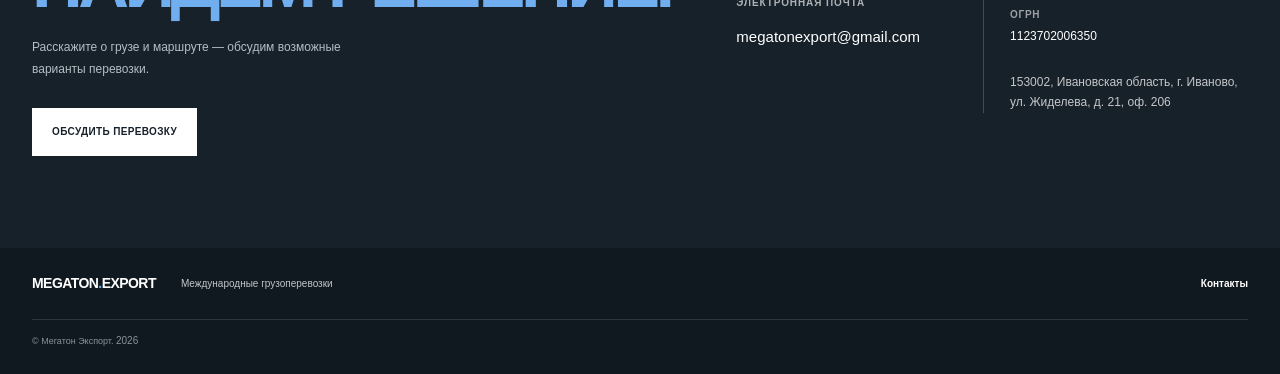
<file: services/customs.html>
<!DOCTYPE html>
<html lang="ru">
<head>
<meta charset="UTF-8">
<meta name="viewport" content="width=device-width, initial-scale=1.0">
<title>Таможенное оформление — Мегатон Экспорт</title>
<meta name="description" content="Сопровождение грузов при прохождении таможенного оформления. Мегатон Экспорт.">
<meta name="robots" content="index, follow">
<link rel="canonical" href="https://megatonexport.ru/tamozhennoe-oformlenie-3/">
<link rel="stylesheet" href="../css/style.css">

<link rel="canonical" href="https://megatonexport.ru/services/customs.html">
<link rel="icon" type="image/png" sizes="48x48" href="../favicon-48.png">
<link rel="apple-touch-icon" href="../apple-touch-icon.png">
<meta property="og:type" content="website">
<meta property="og:site_name" content="Megaton Export">
<meta property="og:title" content="Таможенное оформление грузов — Megaton Export">
<meta property="og:description" content="Сопровождение грузов при таможенном оформлении и координация связанных логистических процессов. Megaton Export.">
<meta property="og:url" content="https://megatonexport.ru/services/customs.html">
<meta property="og:locale" content="ru_RU">
</head>

<body>
<header class="header">
    <div class="container header__inner">
        <a href="../index.html" class="logo">
            <img src="../images/logo.png" alt="Мегатон Экспорт" width="220">
        </a>
        <button class="menu-toggle" aria-label="Открыть меню" aria-expanded="false" aria-controls="main-navigation">
            <span></span>
            <span></span>
        </button>
        <nav class="navigation" id="main-navigation" aria-label="Основная навигация">
            <a href="dangerous.html">Опасные грузы</a>
            <div class="nav-dropdown">
                <a href="../index.html#services" class="dropdown-link">Услуги</a>
                <div class="dropdown-menu">
                    <a href="dangerous.html">Опасные грузы</a>
                    <a href="road.html">Автомобильные перевозки</a>
                    <a href="sea.html">Морские перевозки</a>
                    <a href="rail.html">Железнодорожные перевозки</a>
                    <a href="air.html">Авиаперевозки</a>
                    <a href="multimodal.html">Мультимодальные перевозки</a>
                    <a href="customs.html">Таможенное оформление</a>
                    <a href="outsourcing.html">Аутсорсинг</a>
                </div>
            </div>
            <a href="partners.html">Партнёры</a>
            <a href="contacts.html">Контакты</a>
            <div class="nav-mobile-phones">
                <a href="tel:+79629674444">+7 962 967-44-44</a>
                <a href="tel:+79851242554">+7 985 124-25-54</a>
            </div>
        </nav>
        <div class="language-control">
            <button class="language-button" type="button" aria-haspopup="dialog" aria-expanded="false" aria-label="Выбрать язык сайта">
                <span class="language-globe" aria-hidden="true">◎</span>
                <span class="language-current">RU</span>
            </button>
        </div>
        <div class="header__contacts">
            <a href="tel:+79629674444">+7 962 967-44-44</a>
            <a href="tel:+79851242554">+7 985 124-25-54</a>
        </div>
    </div>
</header>

<main>
<section class="section inner-hero" style="--inner-hero-image: url('../images/customs.webp');">
    <div class="container">
        <div class="section-topline">
            <span class="eyebrow"><b>ME</b> / Мегатон Экспорт</span>
            <span class="section-topline__note">Международная логистика</span>
        </div>
        <p class="inner-hero__eyebrow">Документальное сопровождение</p>
        <h1>Таможенное оформление</h1>
        <p class="inner-hero__intro">Сопровождение таможенных процедур в рамках международных грузоперевозок.</p>
        <div class="inner-hero__meta">
            <span>АВИА · АВТО · МОРЕ · Ж/Д</span>
            <a href="#page-content">Подробнее</a>
        </div>
    </div>
</section>

<section class="section inner-content" id="page-content">
    <div class="container inner-content__layout">
        <aside class="inner-sidebar">
            <span class="eyebrow">НАВИГАЦИЯ</span>
            <a href="dangerous.html">Опасные грузы</a>
            <a href="road.html">Автомобильные перевозки</a>
            <a href="sea.html">Морские перевозки</a>
            <a href="rail.html">Железнодорожные перевозки</a>
            <a href="air.html">Авиаперевозки</a>
            <a href="multimodal.html">Мультимодальные перевозки</a>
            <a href="customs.html" class="is-active" aria-current="page">Таможенное оформление</a>
            <a href="outsourcing.html">Аутсорсинг</a>
            <a href="partners.html">Партнёры</a>
            <a href="contacts.html">Контакты</a>
        </aside>
        <article class="inner-article"><h2>Таможенное оформление</h2>
            <p>Таможенное оформление является важной частью международной перевозки и требует подготовки документов и учёта требований к конкретному грузу.</p>

            <p>«Мегатон Экспорт» организует сопровождение грузов при прохождении таможенных процедур в рамках логистической услуги.</p>

            <h2>Сопровождение</h2>

            <ul>
                <li>Подготовка и согласование необходимых документов.</li>
                <li>Проверка данных о грузе.</li>
                <li>Координация взаимодействия участников перевозки.</li>
                <li>Сопровождение таможенных процедур.</li>
                <li>Организация дальнейшей доставки.</li>
            </ul>

            <div class="contact-buttons">
                <a href="contacts.html" class="button button--primary">
                    Обсудить перевозку
                </a>
            </div>
        </article>
    </div>
</section>

<section class="contact-section inner-cta">
    <div class="container contact-layout">
        <div class="contact-main">
            <p class="eyebrow"><b>ME</b> / Свяжитесь с нами</p>
            <h2>Есть задача?<br><span>Найдём решение.</span></h2>
            <p>Расскажите о грузе и маршруте — обсудим возможные варианты перевозки.</p>
            <a href="contacts.html" class="button button--light">Обсудить перевозку</a>
        </div>
        <div class="contact-details">
            <div class="contact-details__columns">
                <div class="contact-details__column contact-details__column--contacts">
                    <div class="contact-details__group">
                        <span class="contact-details__label">Телефон для связи</span>

                        <a href="tel:+79629674444">+7 962 967-44-44</a>
                        <a href="tel:+79851242554">+7 985 124-25-54</a>
                    </div>
                    <div class="contact-details__group">
                        <span class="contact-details__label">Электронная почта</span>

                        <a style="white-space: nowrap;" href="mailto:megatonexport@gmail.com">
                            megatonexport@gmail.com
                        </a>
                    </div>
                </div>
                <div class="contact-details__column contact-details__column--company">
                    <div class="contact-details__group">
                        <span class="contact-details__label">Реквизиты организации</span>
                        <p class="contact-details__company-name">
                            ООО «Мегатон Экспорт»
                        </p>
                        <div class="contact-details__requisites">
                            <div class="contact-details__requisite">
                                <span>ИНН</span>
                                <strong style="white-space: nowrap;">3702668147</strong>
                            </div>
                            <div class="contact-details__requisite">
                                <span>КПП</span>
                                <strong style="white-space: nowrap;">370201001</strong>
                            </div>
                            <div class="contact-details__requisite contact-details__requisite--ogrn">
                                <span>ОГРН</span>
                                <strong style="white-space: nowrap;">1123702006350</strong>
                            </div>
                        </div>
                        <p class="contact-details__address">
                            153002, Ивановская область, г. Иваново,
                            ул. Жиделева, д. 21, оф. 206
                        </p>
                    </div>
                </div>
            </div>
        </div>
    </div>
</section>
</main>

<footer class="footer">
    <div class="container footer__inner">
        <a href="index.html" class="footer__brand">MEGATON<span>.</span>EXPORT</a>
        <p>Международные грузоперевозки</p>
        <a href="services/contacts.html" class="footer__contact">Контакты</a>
        <small>© Мегатон Экспорт. <p><span id="current-year"></span></p></small>
    </div>
</footer>

<div class="language-backdrop" id="language-dialog" hidden>
    <section class="language-dialog" role="dialog" aria-modal="true" aria-labelledby="language-title">
        <button class="language-close" type="button" aria-label="Закрыть выбор языка">×</button>
        <p class="language-kicker">MEGATON EXPORT / LANGUAGE</p>
        <h2 id="language-title">Выберите язык</h2>
        <p class="language-description">Выберите язык отображения сайта.</p>
        <div class="language-options">

            <button type="button" class="language-option" data-language="ru">
                <span class="language-code">RU</span>
                <span class="language-name">Русский</span>
                <span class="language-check">✓</span>
            </button>

            <button type="button" class="language-option" data-language="en">
                <span class="language-code">EN</span>
                <span class="language-name">English</span>
                <span class="language-check">✓</span>
            </button>

            <button type="button" class="language-option" data-language="zh">
                <span class="language-code">中文</span>
                <span class="language-name">简体中文</span>
                <span class="language-check">✓</span>
            </button>
            
        </div>
        <p class="language-note">Megaton Export · International Logistics</p>
    </section>
</div>

<script src="../js/script.js"></script>

</body>
</html>
</file>
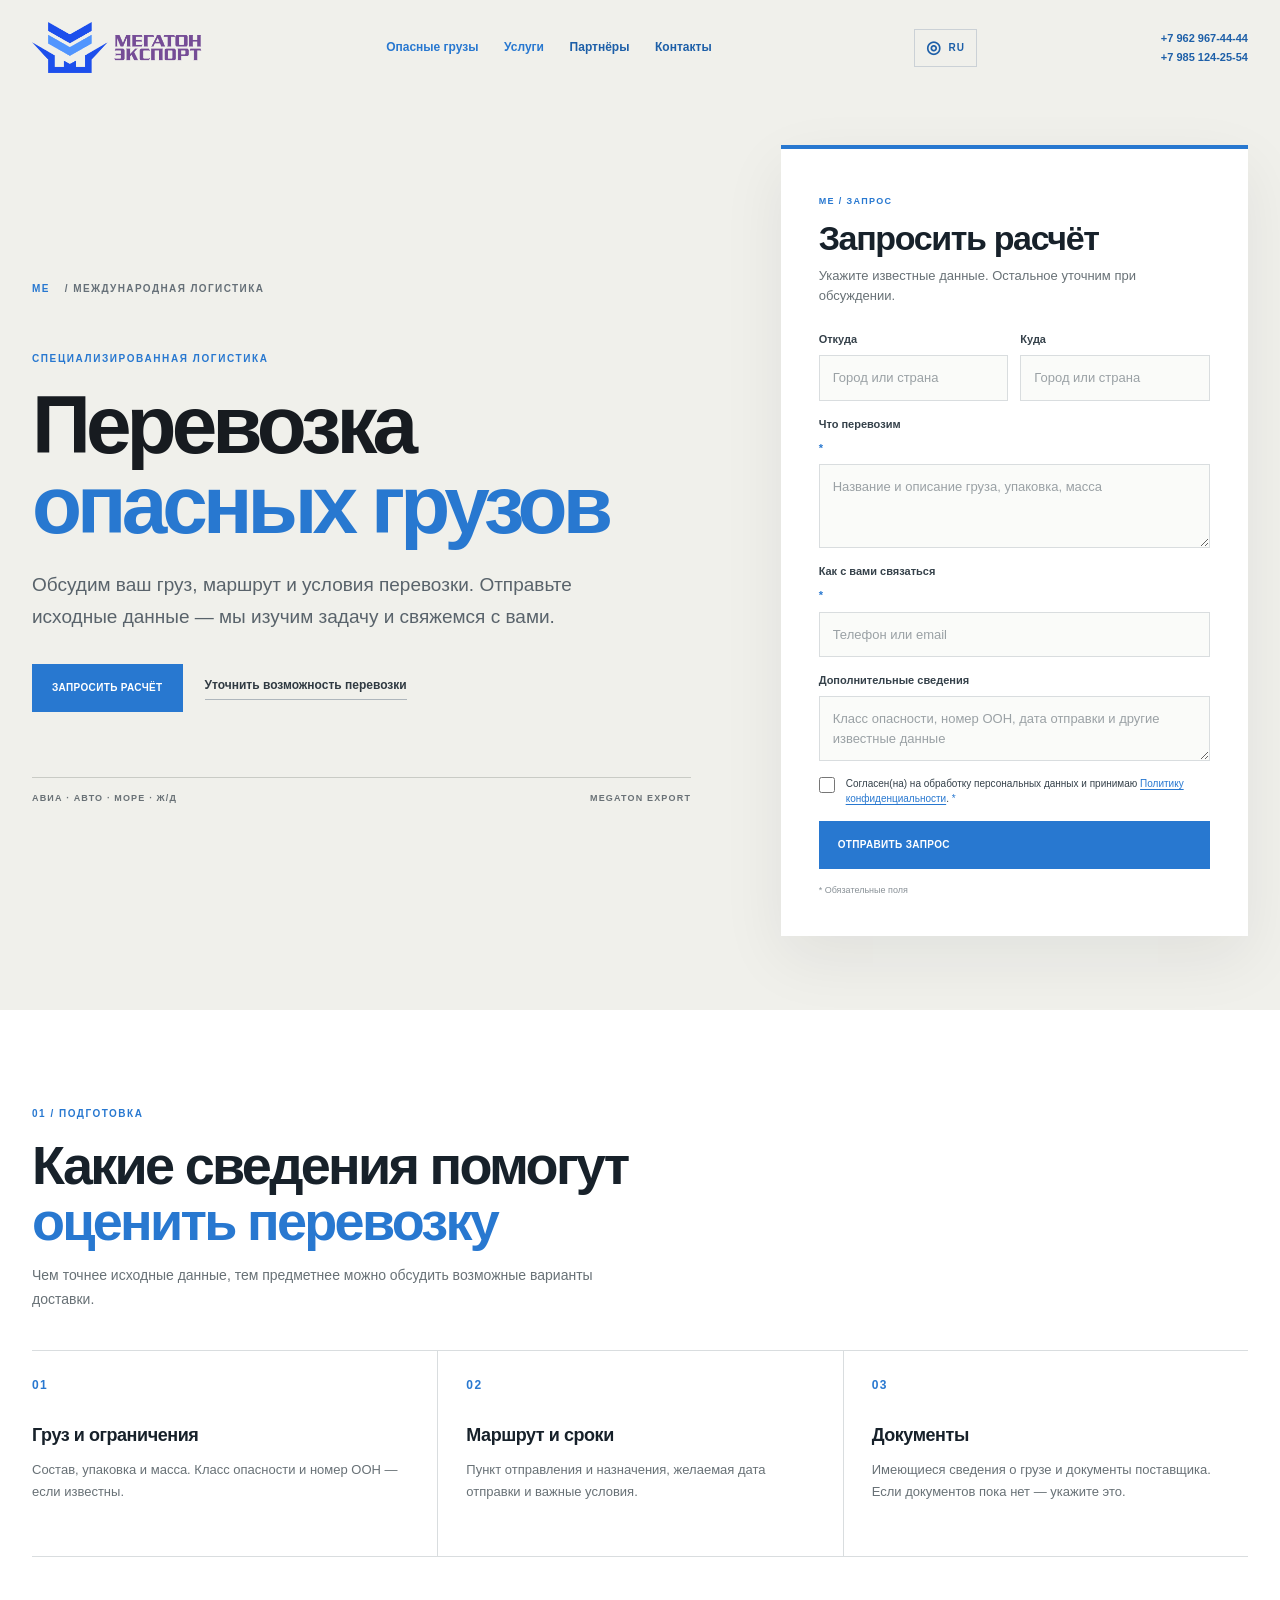
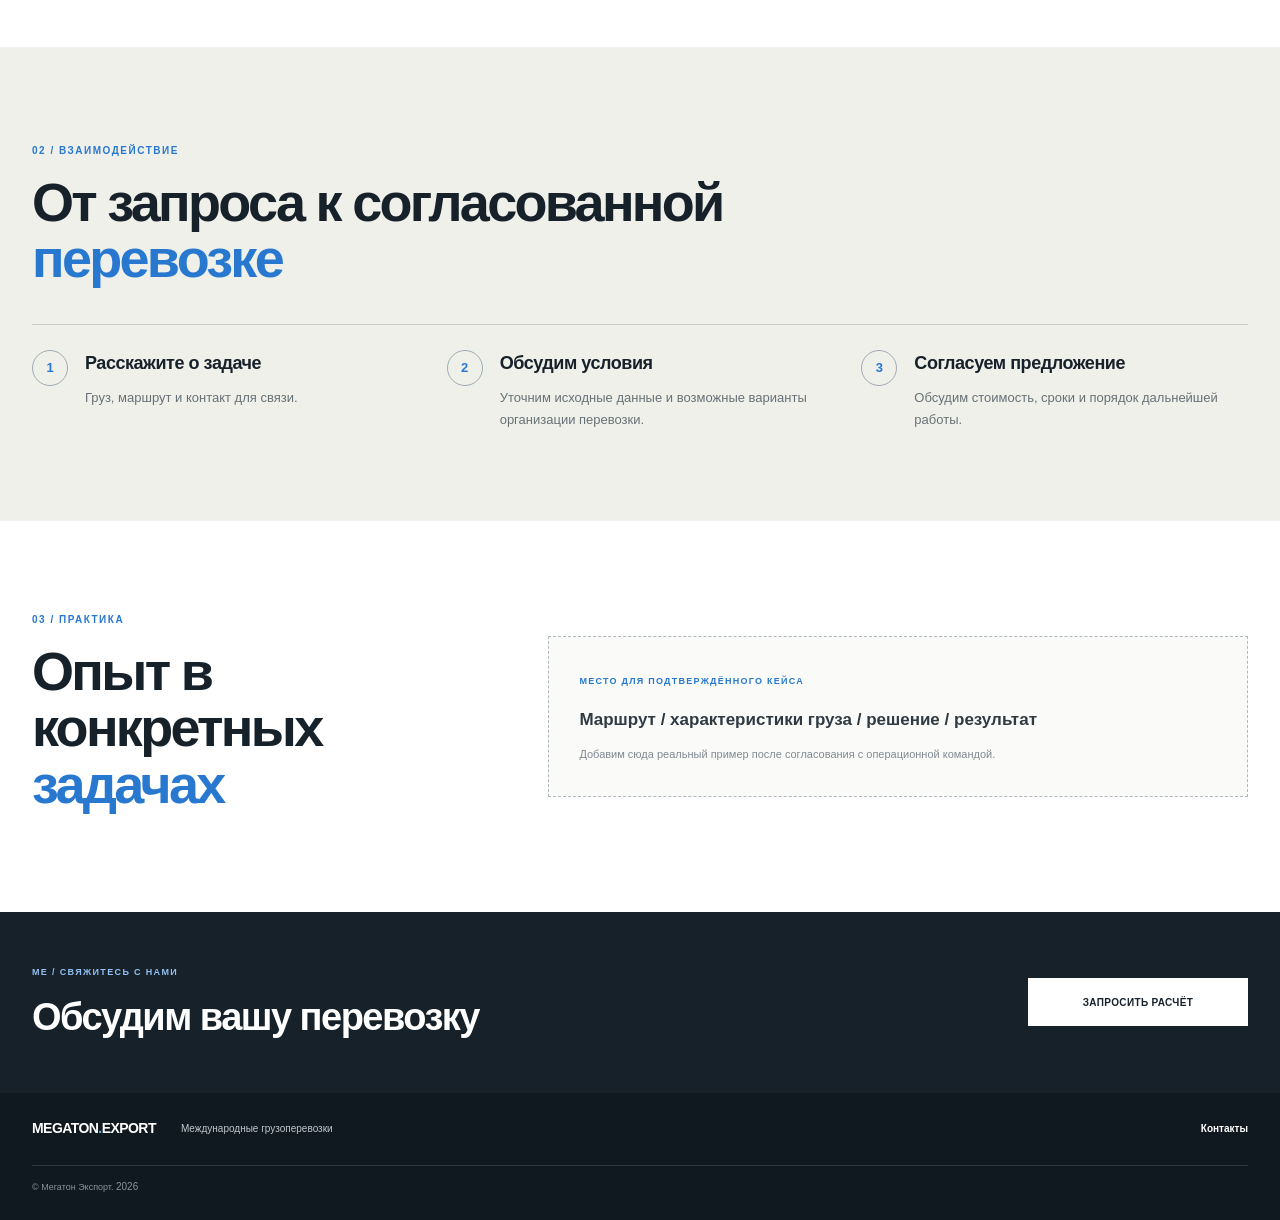
<file: services/dangerous.html>
<!DOCTYPE html>
<html lang="ru">
<head>
<meta charset="UTF-8">
<meta name="viewport" content="width=device-width, initial-scale=1.0">
<title>Перевозка опасных грузов — Мегатон Экспорт</title>
<meta name="description" content="Организация перевозки опасных грузов различными видами транспорта. Мегатон Экспорт.">
<meta name="robots" content="index, follow">
<link rel="stylesheet" href="../css/style.css">

<link rel="canonical" href="https://megatonexport.ru/services/dangerous.html">
<link rel="icon" type="image/png" sizes="48x48" href="../favicon-48.png">
<link rel="apple-touch-icon" href="../apple-touch-icon.png">
<meta property="og:type" content="website">
<meta property="og:site_name" content="Megaton Export">
<meta property="og:title" content="Перевозка опасных грузов — Megaton Export">
<meta property="og:description" content="Организация международной перевозки опасных грузов с учётом требований к подготовке и транспортировке. Megaton Export.">
<meta property="og:url" content="https://megatonexport.ru/services/dangerous.html">
<meta property="og:locale" content="ru_RU">
</head>

<body>
<header class="header">
    <div class="container header__inner">
        <a href="../index.html" class="logo">
            <img src="../images/logo.png" alt="Мегатон Экспорт" width="220">
        </a>
        <button class="menu-toggle" aria-label="Открыть меню" aria-expanded="false" aria-controls="main-navigation">
            <span></span>
            <span></span>
        </button>
        <nav class="navigation" id="main-navigation" aria-label="Основная навигация">
            <a href="dangerous.html">Опасные грузы</a>
            <div class="nav-dropdown">
                <a href="../index.html#services" class="dropdown-link">Услуги</a>
                <div class="dropdown-menu">
                    <a href="dangerous.html">Опасные грузы</a>
                    <a href="road.html">Автомобильные перевозки</a>
                    <a href="sea.html">Морские перевозки</a>
                    <a href="rail.html">Железнодорожные перевозки</a>
                    <a href="air.html">Авиаперевозки</a>
                    <a href="multimodal.html">Мультимодальные перевозки</a>
                    <a href="customs.html">Таможенное оформление</a>
                    <a href="outsourcing.html">Аутсорсинг</a></div>
            </div>
            <a href="partners.html">Партнёры</a>
            <a href="contacts.html">Контакты</a>
            <div class="nav-mobile-phones">
                <a href="tel:+79629674444">+7 962 967-44-44</a>
                <a href="tel:+79851242554">+7 985 124-25-54</a>
            </div>
        </nav>
        <div class="language-control">
            <button class="language-button" type="button" aria-haspopup="dialog" aria-expanded="false" aria-label="Выбрать язык сайта">
                <span class="language-globe" aria-hidden="true">◎</span>
                <span class="language-current">RU</span>
            </button>
        </div>
        <div class="header__contacts">
            <a href="tel:+79629674444">+7 962 967-44-44</a>
            <a href="tel:+79851242554">+7 985 124-25-54</a>
        </div>
    </div>
</header>

<main>
<section class="dangerous-hero" id="top">
  <div class="container dangerous-hero__grid">
    <div class="dangerous-hero__copy">
      <p class="eyebrow"><b>ME</b> / МЕЖДУНАРОДНАЯ ЛОГИСТИКА</p>
      <p class="dangerous-hero__kicker">СПЕЦИАЛИЗИРОВАННАЯ ЛОГИСТИКА</p>
      <h1>Перевозка<br><span>опасных грузов</span></h1>
      <p class="dangerous-hero__lead">Обсудим ваш груз, маршрут и условия перевозки. Отправьте исходные данные — мы изучим задачу и свяжемся с вами.</p>
      <div class="dangerous-hero__actions">
        <a class="button button--primary" href="#request-form">Запросить расчёт</a>
        <a class="dangerous-hero__secondary" href="#requirements">Уточнить возможность перевозки</a>
      </div>
      <div class="dangerous-hero__meta">
        <span>АВИА · АВТО · МОРЕ · Ж/Д</span>
        <span>MEGATON EXPORT</span>
      </div>
    </div>
    <aside class="request-card" id="request-form">
      <div class="request-card__heading">
        <p class="eyebrow">ME / ЗАПРОС</p>
        <h2>Запросить расчёт</h2>
        <p>Укажите известные данные. Остальное уточним при обсуждении.</p>
      </div>
      <form class="request-form" id="dangerous-request-form" novalidate>
        <div class="request-form__row">
          <label>Откуда<input type="text" name="origin" placeholder="Город или страна" autocomplete="off"></label>
          <label>Куда<input type="text" name="destination" placeholder="Город или страна" autocomplete="off"></label>
        </div>
        <label>Что перевозим 
          <span class="required-mark">*</span>
          <textarea name="cargo" rows="3" placeholder="Название и описание груза, упаковка, масса" required></textarea>
        </label>
        <label>Как с вами связаться 
          <span class="required-mark">*</span>
          <input type="text" name="contact" placeholder="Телефон или email" autocomplete="tel" required>
        </label>
        <label class="request-form__optional">Дополнительные сведения
          <textarea name="details" rows="2" placeholder="Класс опасности, номер ООН, дата отправки и другие известные данные"></textarea>
        </label>
        <label class="request-form__consent">
          <input type="checkbox" name="consent" required>
          <span>Согласен(на) на обработку персональных данных и принимаю 
            <a href="privacy.html" target="_blank" rel="noopener">Политику конфиденциальности</a>. 
            <span class="required-mark">*</span>
          </span>
        </label>
        <button class="button button--primary request-form__submit" type="submit">Отправить запрос</button>
        <p class="request-form__footnote">* Обязательные поля</p>
      </form>
    </aside>
  </div>
</section>

<section class="requirements-section" id="requirements">
  <div class="container">
    <div class="section-heading section-heading--compact">
      <p class="eyebrow">01 / ПОДГОТОВКА</p>
      <h2>Какие сведения помогут<br><span>оценить перевозку</span></h2>
      <p>Чем точнее исходные данные, тем предметнее можно обсудить возможные варианты доставки.</p>
    </div>
    <div class="requirements-grid">
      <article class="requirement-card">
        <span class="requirement-card__number">01</span>
        <h3>Груз и ограничения</h3>
        <p>Состав, упаковка и масса. Класс опасности и номер ООН — если известны.</p>
      </article>
      <article class="requirement-card">
        <span class="requirement-card__number">02</span>
        <h3>Маршрут и сроки</h3>
        <p>Пункт отправления и назначения, желаемая дата отправки и важные условия.</p>
      </article>
      <article class="requirement-card">
        <span class="requirement-card__number">03</span>
        <h3>Документы</h3>
        <p>Имеющиеся сведения о грузе и документы поставщика. Если документов пока нет — укажите это.</p>
      </article>
    </div>
  </div>
</section>

<section class="process-section">
  <div class="container">
    <div class="section-heading section-heading--compact">
      <p class="eyebrow">02 / ВЗАИМОДЕЙСТВИЕ</p>
      <h2>От запроса к согласованной<br><span>перевозке</span></h2>
    </div>
    <div class="process-grid">
      <article class="process-step">
        <span>1</span>
        <div>
          <h3>Расскажите о задаче</h3>
          <p>Груз, маршрут и контакт для связи.</p>
        </div>
      </article>
      <article class="process-step">
        <span>2</span>
        <div>
          <h3>Обсудим условия</h3>
          <p>Уточним исходные данные и возможные варианты организации перевозки.</p>
        </div>
      </article>
      <article class="process-step">
        <span>3</span>
        <div>
          <h3>Согласуем предложение</h3>
          <p>Обсудим стоимость, сроки и порядок дальнейшей работы.</p>
        </div>
      </article>
    </div>
  </div>
</section>

<section class="case-section">
  <div class="container case-section__inner">
    <div>
      <p class="eyebrow">03 / ПРАКТИКА</p>
      <h2>Опыт в конкретных<br>
        <span>задачах</span>
      </h2>
    </div>
    <div class="case-placeholder">
      <span class="case-placeholder__label">МЕСТО ДЛЯ ПОДТВЕРЖДЁННОГО КЕЙСА</span>
      <p>Маршрут / характеристики груза / решение / результат</p>
      <small>Добавим сюда реальный пример после согласования с операционной командой.</small>
    </div>
  </div>
</section>

<section class="dangerous-bottom-cta">
  <div class="container dangerous-bottom-cta__inner">
    <div>
      <p class="eyebrow">ME / СВЯЖИТЕСЬ С НАМИ</p>
      <h2>Обсудим вашу перевозку</h2>
    </div>
    <a class="button button--light" href="#request-form">Запросить расчёт</a>
  </div>
</section>
</main>

<footer class="footer">
    <div class="container footer__inner">
        <a href="index.html" class="footer__brand">MEGATON<span>.</span>EXPORT</a>
        <p>Международные грузоперевозки</p>
        <a href="services/contacts.html" class="footer__contact">Контакты</a>
        <small>© Мегатон Экспорт. <p><span id="current-year"></span></p></small>
    </div>
</footer>

<div class="language-backdrop" id="language-dialog" hidden>
    <section class="language-dialog" role="dialog" aria-modal="true" aria-labelledby="language-title">
        <button class="language-close" type="button" aria-label="Закрыть выбор языка">×</button>
        <p class="language-kicker">MEGATON EXPORT / LANGUAGE</p>
        <h2 id="language-title">Выберите язык</h2>
        <p class="language-description">Выберите язык отображения сайта.</p>
        <div class="language-options">

            <button type="button" class="language-option" data-language="ru">
                <span class="language-code">RU</span>
                <span class="language-name">Русский</span>
                <span class="language-check">✓</span>
            </button>

            <button type="button" class="language-option" data-language="en">
                <span class="language-code">EN</span>
                <span class="language-name">English</span>
                <span class="language-check">✓</span>
            </button>

            <button type="button" class="language-option" data-language="zh">
                <span class="language-code">中文</span>
                <span class="language-name">简体中文</span>
                <span class="language-check">✓</span>
            </button>
            
        </div>
        <p class="language-note">Megaton Export · International Logistics</p>
    </section>
</div>

<script src="../js/script.js"></script>

</body>
</html>
</file>
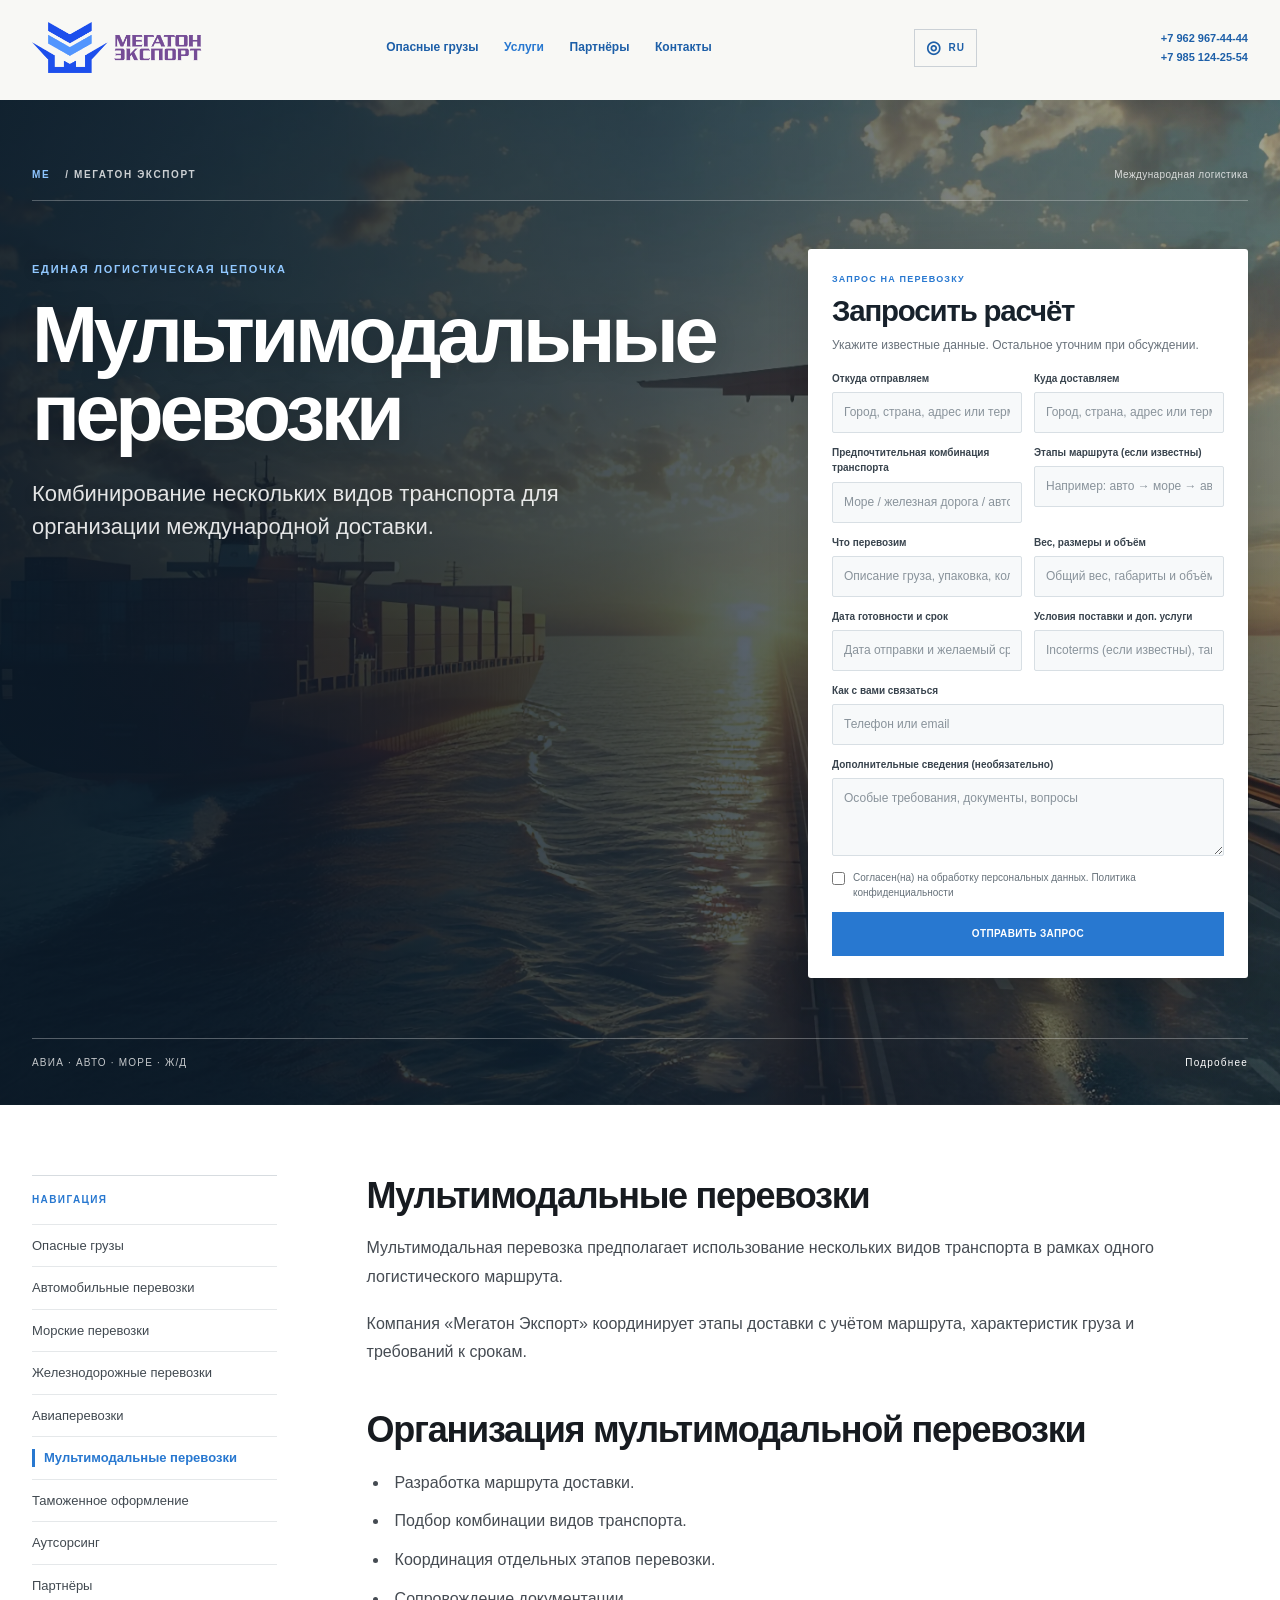
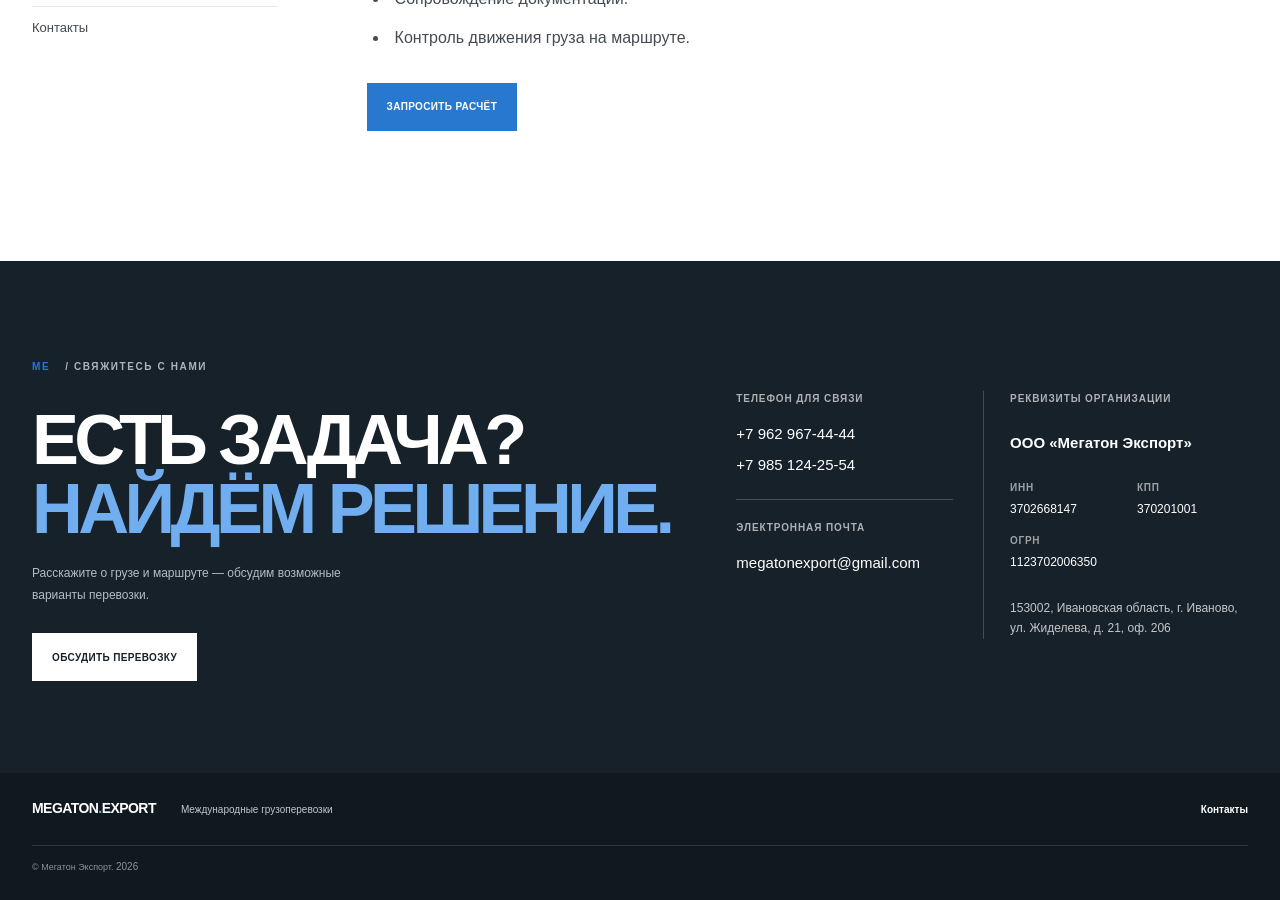
<file: services/multimodal.html>
<!DOCTYPE html>
<html lang="ru">
<head>
<meta charset="UTF-8">
<meta name="viewport" content="width=device-width, initial-scale=1.0">
<title>Мультимодальные перевозки — Мегатон Экспорт</title>
<meta name="description" content="Организация мультимодальных международных перевозок. Мегатон Экспорт.">
<meta name="robots" content="index, follow">
<link rel="canonical" href="https://megatonexport.ru/multimodalnye-perevozki/">
<link rel="stylesheet" href="../css/style.css">

<link rel="canonical" href="https://megatonexport.ru/services/multimodal.html">
<link rel="icon" type="image/png" sizes="48x48" href="../favicon-48.png">
<link rel="apple-touch-icon" href="../apple-touch-icon.png">
<meta property="og:type" content="website">
<meta property="og:site_name" content="Megaton Export">
<meta property="og:title" content="Мультимодальные грузоперевозки — Megaton Export">
<meta property="og:description" content="Организация международных мультимодальных перевозок с использованием нескольких видов транспорта. Megaton Export.">
<meta property="og:url" content="https://megatonexport.ru/services/multimodal.html">
<meta property="og:locale" content="ru_RU">
</head>

<body>
<header class="header">
    <div class="container header__inner">
        <a href="../index.html" class="logo">
            <img src="../images/logo.png" alt="Мегатон Экспорт" width="220">
        </a>
        <button class="menu-toggle" aria-label="Открыть меню" aria-expanded="false" aria-controls="main-navigation">
            <span></span>
            <span></span>
        </button>
        <nav class="navigation" id="main-navigation" aria-label="Основная навигация">
            <a href="dangerous.html">Опасные грузы</a>
            <div class="nav-dropdown">
                <a href="../index.html#services" class="dropdown-link">Услуги</a>
                <div class="dropdown-menu">
                    <a href="dangerous.html">Опасные грузы</a>
                    <a href="road.html">Автомобильные перевозки</a>
                    <a href="sea.html">Морские перевозки</a>
                    <a href="rail.html">Железнодорожные перевозки</a>
                    <a href="air.html">Авиаперевозки</a>
                    <a href="multimodal.html">Мультимодальные перевозки</a>
                    <a href="customs.html">Таможенное оформление</a>
                    <a href="outsourcing.html">Аутсорсинг</a>
                </div>
            </div>
            <a href="partners.html">Партнёры</a>
            <a href="contacts.html">Контакты</a>
            <div class="nav-mobile-phones">
                <a href="tel:+79629674444">+7 962 967-44-44</a>
                <a href="tel:+79851242554">+7 985 124-25-54</a>
            </div>
        </nav>
        <div class="language-control">
            <button class="language-button" type="button" aria-haspopup="dialog" aria-expanded="false" aria-label="Выбрать язык сайта">
                <span class="language-globe" aria-hidden="true">◎</span>
                <span class="language-current">RU</span>
            </button>
        </div>
        <div class="header__contacts">
            <a href="tel:+79629674444">+7 962 967-44-44</a>
            <a href="tel:+79851242554">+7 985 124-25-54</a>
        </div>
    </div>
</header>

<main>
<section class="section inner-hero" style="--inner-hero-image: url('../images/multimodal.webp');">
    <div class="container">
        <div class="section-topline">
            <span class="eyebrow"><b>ME</b> / Мегатон Экспорт</span>
            <span class="section-topline__note">Международная логистика</span>
        </div>
        <div class="service-quote-hero">
            <div class="service-quote-hero__copy">
                <p class="inner-hero__eyebrow">Единая логистическая цепочка</p>
                <h1>Мультимодальные перевозки</h1>
                <p class="inner-hero__intro">Комбинирование нескольких видов транспорта для организации международной доставки.</p>
            </div>
            <aside class="service-quote" id="quote-form-multimodal" aria-label="Форма заявки: Мультимодальная перевозка">
                <div class="service-quote__head">
                    <p class="service-quote__eyebrow">ЗАПРОС НА ПЕРЕВОЗКУ</p>
                    <h2>Запросить расчёт</h2>
                    <p>Укажите известные данные. Остальное уточним при обсуждении.</p>
                </div>
                <form class="service-quote__form" data-service-quote="multimodal">
                    <div class="service-quote__grid">
                        <label class="service-quote__field">
                            <span>Откуда отправляем</span>
                            <input name="multimodal_0" type="text" placeholder="Город, страна, адрес или терминал" autocomplete="off">
                        </label>
                        <label class="service-quote__field">
                            <span>Куда доставляем</span>
                            <input name="multimodal_1" type="text" placeholder="Город, страна, адрес или терминал" autocomplete="off">
                        </label>
                        <label class="service-quote__field">
                            <span>Предпочтительная комбинация транспорта</span>
                            <input name="multimodal_2" type="text" placeholder="Море / железная дорога / авто / авиа / подобрать" autocomplete="off">
                        </label>
                        <label class="service-quote__field">
                            <span>Этапы маршрута (если известны)</span>
                            <input name="multimodal_3" type="text" placeholder="Например: авто → море → авто; можно оставить пустым" autocomplete="off">
                        </label>
                        <label class="service-quote__field">
                            <span>Что перевозим</span>
                            <input name="multimodal_4" type="text" placeholder="Описание груза, упаковка, количество мест" autocomplete="off">
                        </label>
                        <label class="service-quote__field">
                            <span>Вес, размеры и объём</span>
                            <input name="multimodal_5" type="text" placeholder="Общий вес, габариты и объём (если известны)" autocomplete="off">
                        </label>
                        <label class="service-quote__field">
                            <span>Дата готовности и срок</span>
                            <input name="multimodal_6" type="text" placeholder="Дата отправки и желаемый срок доставки" autocomplete="off">
                        </label>
                        <label class="service-quote__field">
                            <span>Условия поставки и доп. услуги</span>
                            <input name="multimodal_7" type="text" placeholder="Incoterms (если известны), таможня, страхование, забор/доставка" autocomplete="off">
                        </label>
                        <label class="service-quote__field service-quote__field--wide">
                            <span>Как с вами связаться</span>
                            <input name="contact" type="text" placeholder="Телефон или email" required autocomplete="tel">
                        </label>
                        <label class="service-quote__field service-quote__field--wide">
                            <span>Дополнительные сведения (необязательно)</span>
                            <textarea name="extra" rows="3" placeholder="Особые требования, документы, вопросы"></textarea>
                        </label>
                    </div>
                    <label class="service-quote__consent">
                        <input type="checkbox" name="consent" required>
                        <span>Согласен(на) на обработку персональных данных. Политика конфиденциальности</span>
                    </label>
                    <button class="button button--primary service-quote__submit" type="submit">Отправить запрос</button>
                </form>
            </aside>
        </div>
        <div class="inner-hero__meta">
            <span>АВИА · АВТО · МОРЕ · Ж/Д</span>
            <a href="#page-content">Подробнее</a>
        </div>
    </div>
</section>

<section class="section inner-content" id="page-content">
    <div class="container inner-content__layout">
        <aside class="inner-sidebar">
            <span class="eyebrow">НАВИГАЦИЯ</span>
            <a href="dangerous.html">Опасные грузы</a>
            <a href="road.html">Автомобильные перевозки</a>
            <a href="sea.html">Морские перевозки</a>
            <a href="rail.html">Железнодорожные перевозки</a>
            <a href="air.html">Авиаперевозки</a>
            <a href="multimodal.html" class="is-active" aria-current="page">Мультимодальные перевозки</a>
            <a href="customs.html">Таможенное оформление</a>
            <a href="outsourcing.html">Аутсорсинг</a>
            <a href="partners.html">Партнёры</a>
            <a href="contacts.html">Контакты</a>
        </aside>
        <article class="inner-article"><h2>Мультимодальные перевозки</h2>
            <p>Мультимодальная перевозка предполагает использование нескольких видов транспорта в рамках одного логистического маршрута.</p>

            <p>Компания «Мегатон Экспорт» координирует этапы доставки с учётом маршрута, характеристик груза и требований к срокам.</p>

            <h2>Организация мультимодальной перевозки</h2>

            <ul>
                <li>Разработка маршрута доставки.</li>
                <li>Подбор комбинации видов транспорта.</li>
                <li>Координация отдельных этапов перевозки.</li>
                <li>Сопровождение документации.</li>
                <li>Контроль движения груза на маршруте.</li>
            </ul>

            <div class="contact-buttons"><a href="#quote-form-multimodal" class="button button--primary">Запросить расчёт</a></div>
        </article>
    </div>
</section>

<section class="contact-section inner-cta">
    <div class="container contact-layout">
        <div class="contact-main">
            <p class="eyebrow"><b>ME</b> / Свяжитесь с нами</p>
            <h2>Есть задача?<br><span>Найдём решение.</span></h2>
            <p>Расскажите о грузе и маршруте — обсудим возможные варианты перевозки.</p>
            <a href="contacts.html" class="button button--light">Обсудить перевозку</a>
        </div>
        <div class="contact-details">
            <div class="contact-details__columns">
                <div class="contact-details__column contact-details__column--contacts">
                    <div class="contact-details__group">
                        <span class="contact-details__label">Телефон для связи</span>

                        <a href="tel:+79629674444">+7 962 967-44-44</a>
                        <a href="tel:+79851242554">+7 985 124-25-54</a>
                    </div>
                    <div class="contact-details__group">
                        <span class="contact-details__label">Электронная почта</span>

                        <a style="white-space: nowrap;" href="mailto:megatonexport@gmail.com">
                            megatonexport@gmail.com
                        </a>
                    </div>
                </div>
                <div class="contact-details__column contact-details__column--company">
                    <div class="contact-details__group">
                        <span class="contact-details__label">Реквизиты организации</span>
                        <p class="contact-details__company-name">
                            ООО «Мегатон Экспорт»
                        </p>
                        <div class="contact-details__requisites">
                            <div class="contact-details__requisite">
                                <span>ИНН</span>
                                <strong style="white-space: nowrap;">3702668147</strong>
                            </div>
                            <div class="contact-details__requisite">
                                <span>КПП</span>
                                <strong style="white-space: nowrap;">370201001</strong>
                            </div>
                            <div class="contact-details__requisite contact-details__requisite--ogrn">
                                <span>ОГРН</span>
                                <strong style="white-space: nowrap;">1123702006350</strong>
                            </div>
                        </div>
                        <p class="contact-details__address">
                            153002, Ивановская область, г. Иваново,
                            ул. Жиделева, д. 21, оф. 206
                        </p>
                    </div>
                </div>
            </div>
        </div>
    </div>
</section>
</main>

<footer class="footer">
    <div class="container footer__inner">
        <a href="index.html" class="footer__brand">MEGATON<span>.</span>EXPORT</a>
        <p>Международные грузоперевозки</p>
        <a href="services/contacts.html" class="footer__contact">Контакты</a>
        <small>© Мегатон Экспорт. <p><span id="current-year"></span></p></small>
    </div>
</footer>

<div class="language-backdrop" id="language-dialog" hidden>
    <section class="language-dialog" role="dialog" aria-modal="true" aria-labelledby="language-title">
        <button class="language-close" type="button" aria-label="Закрыть выбор языка">×</button>
        <p class="language-kicker">MEGATON EXPORT / LANGUAGE</p>
        <h2 id="language-title">Выберите язык</h2>
        <p class="language-description">Выберите язык отображения сайта.</p>
        <div class="language-options">

            <button type="button" class="language-option" data-language="ru">
                <span class="language-code">RU</span>
                <span class="language-name">Русский</span>
                <span class="language-check">✓</span>
            </button>

            <button type="button" class="language-option" data-language="en">
                <span class="language-code">EN</span>
                <span class="language-name">English</span>
                <span class="language-check">✓</span>
            </button>

            <button type="button" class="language-option" data-language="zh">
                <span class="language-code">中文</span>
                <span class="language-name">简体中文</span>
                <span class="language-check">✓</span>
            </button>
            
        </div>
        <p class="language-note">Megaton Export · International Logistics</p>
    </section>
</div>

<script src="../js/script.js"></script>

</body>
</html>
</file>
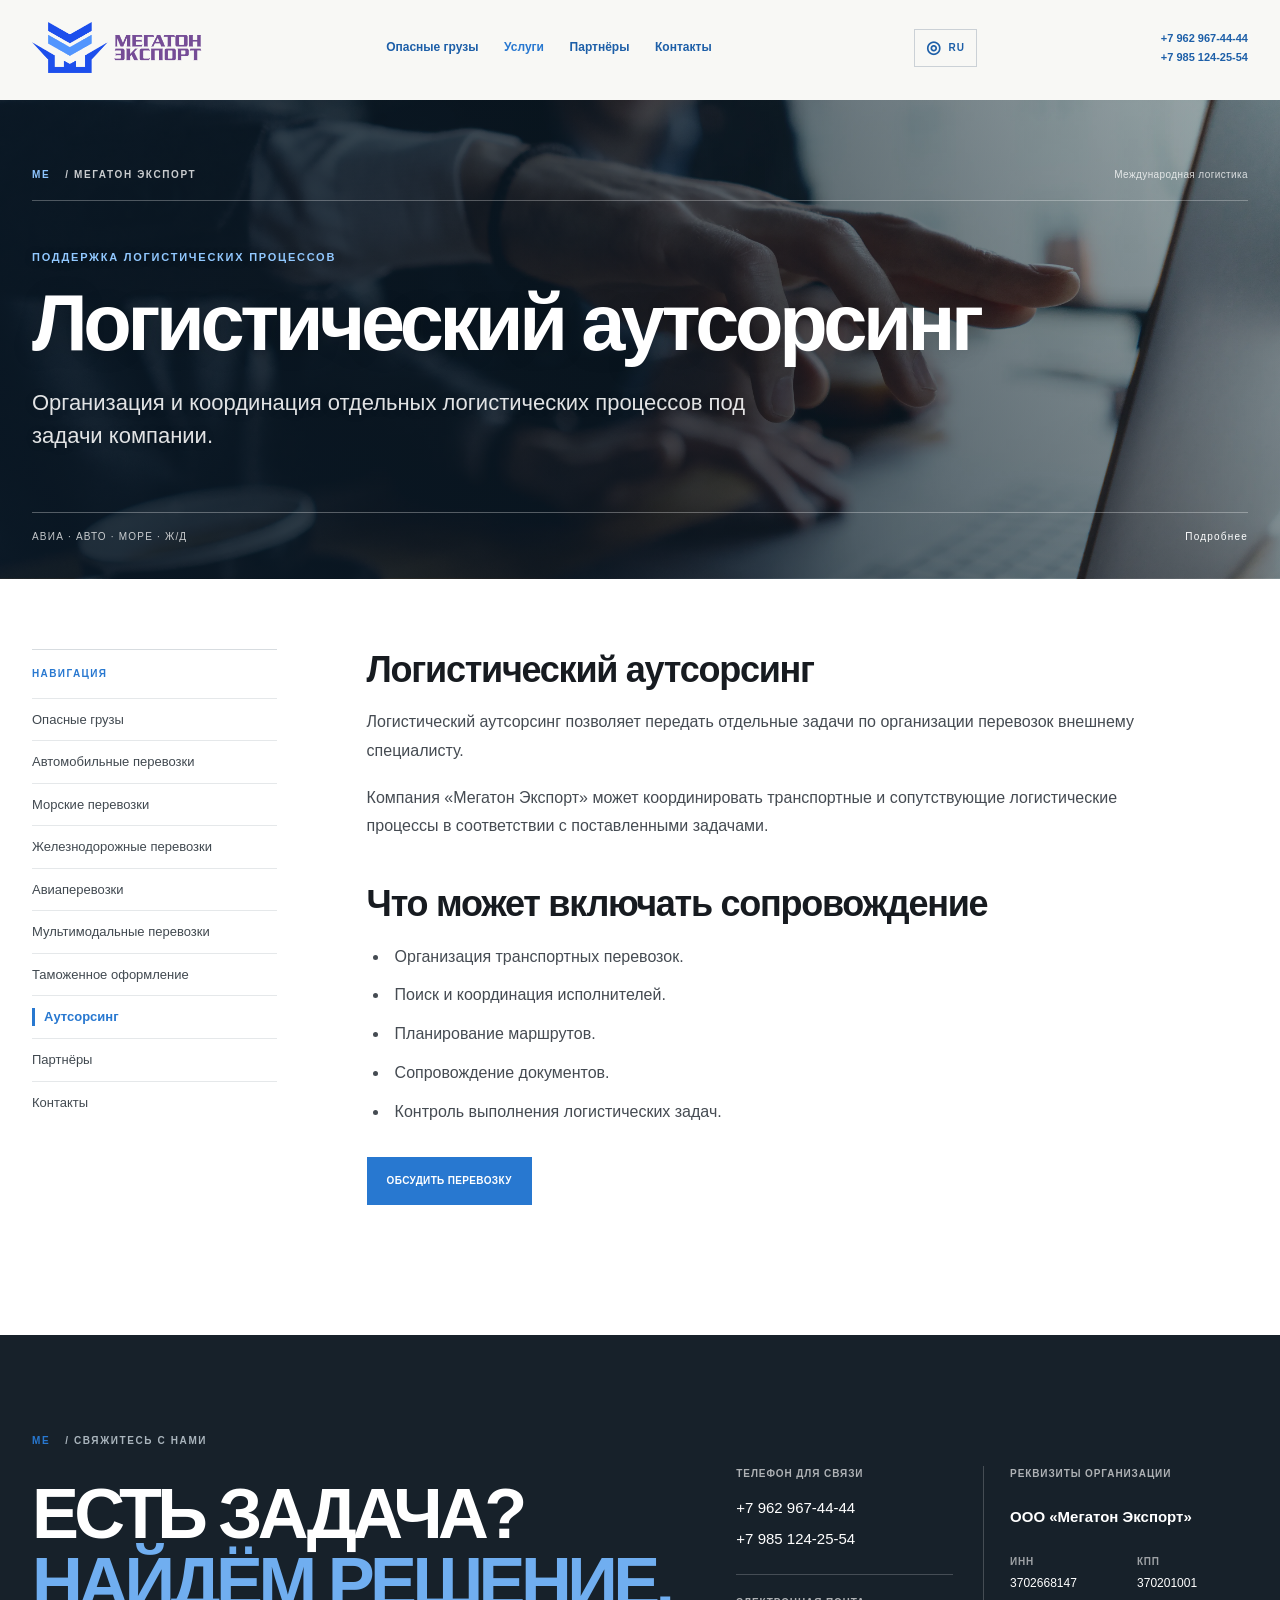
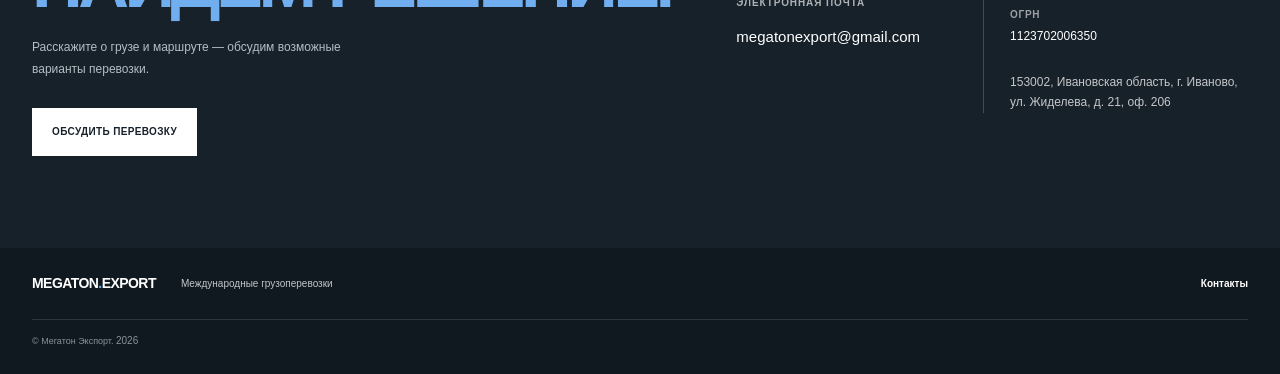
<file: services/outsourcing.html>
<!DOCTYPE html>
<html lang="ru">
<head>
<meta charset="UTF-8">
<meta name="viewport" content="width=device-width, initial-scale=1.0">
<title>Аутсорсинг — Мегатон Экспорт</title>
<meta name="description" content="Логистический аутсорсинг и сопровождение транспортных процессов. Мегатон Экспорт.">
<meta name="robots" content="index, follow">
<link rel="canonical" href="https://megatonexport.ru/autsorsing-3/">
<link rel="stylesheet" href="../css/style.css">

<link rel="canonical" href="https://megatonexport.ru/services/outsourcing.html">
<link rel="icon" type="image/png" sizes="48x48" href="../favicon-48.png">
<link rel="apple-touch-icon" href="../apple-touch-icon.png">
<meta property="og:type" content="website">
<meta property="og:site_name" content="Megaton Export">
<meta property="og:title" content="Логистический аутсорсинг — Megaton Export">
<meta property="og:description" content="Логистический аутсорсинг и сопровождение транспортных процессов для международных поставок. Megaton Export.">
<meta property="og:url" content="https://megatonexport.ru/services/outsourcing.html">
<meta property="og:locale" content="ru_RU">
</head>

<body>
<header class="header">
    <div class="container header__inner">
        <a href="../index.html" class="logo">
            <img src="../images/logo.png" alt="Мегатон Экспорт" width="220">
        </a>
        <button class="menu-toggle" aria-label="Открыть меню" aria-expanded="false" aria-controls="main-navigation">
            <span></span>
            <span></span>
        </button>
        <nav class="navigation" id="main-navigation" aria-label="Основная навигация">
            <a href="dangerous.html">Опасные грузы</a>
            <div class="nav-dropdown">
                <a href="../index.html#services" class="dropdown-link">Услуги</a>
                <div class="dropdown-menu">
                    <a href="dangerous.html">Опасные грузы</a>
                    <a href="road.html">Автомобильные перевозки</a>
                    <a href="sea.html">Морские перевозки</a>
                    <a href="rail.html">Железнодорожные перевозки</a>
                    <a href="air.html">Авиаперевозки</a>
                    <a href="multimodal.html">Мультимодальные перевозки</a>
                    <a href="customs.html">Таможенное оформление</a>
                    <a href="outsourcing.html">Аутсорсинг</a>
                </div>
            </div>
            <a href="partners.html">Партнёры</a>
            <a href="contacts.html">Контакты</a>
            <div class="nav-mobile-phones">
                <a href="tel:+79629674444">+7 962 967-44-44</a>
                <a href="tel:+79851242554">+7 985 124-25-54</a>
            </div>
        </nav>
        <div class="language-control">
            <button class="language-button" type="button" aria-haspopup="dialog" aria-expanded="false" aria-label="Выбрать язык сайта">
                <span class="language-globe" aria-hidden="true">◎</span>
                <span class="language-current">RU</span>
            </button>
        </div>
        <div class="header__contacts">
            <a href="tel:+79629674444">+7 962 967-44-44</a>
            <a href="tel:+79851242554">+7 985 124-25-54</a>
        </div>
    </div>
</header>

<main>
<section class="section inner-hero" style="--inner-hero-image: url('../images/outsourcing.webp');">
    <div class="container">
        <div class="section-topline">
            <span class="eyebrow"><b>ME</b> / Мегатон Экспорт</span>
            <span class="section-topline__note">Международная логистика</span>
        </div>
        <p class="inner-hero__eyebrow">Поддержка логистических процессов</p>
        <h1>Логистический аутсорсинг</h1>
        <p class="inner-hero__intro">Организация и координация отдельных логистических процессов под задачи компании.</p>
        <div class="inner-hero__meta">
            <span>АВИА · АВТО · МОРЕ · Ж/Д</span>
            <a href="#page-content">Подробнее</a>
        </div>
    </div>
</section>

<section class="section inner-content" id="page-content">
    <div class="container inner-content__layout">
        <aside class="inner-sidebar">
            <span class="eyebrow">НАВИГАЦИЯ</span>
            <a href="dangerous.html">Опасные грузы</a>
            <a href="road.html">Автомобильные перевозки</a>
            <a href="sea.html">Морские перевозки</a>
            <a href="rail.html">Железнодорожные перевозки</a>
            <a href="air.html">Авиаперевозки</a>
            <a href="multimodal.html">Мультимодальные перевозки</a>
            <a href="customs.html">Таможенное оформление</a>
            <a href="outsourcing.html" class="is-active" aria-current="page">Аутсорсинг</a>
            <a href="partners.html">Партнёры</a>
            <a href="contacts.html">Контакты</a>
        </aside>
        <article class="inner-article"><h2>Логистический аутсорсинг</h2>
            <p>Логистический аутсорсинг позволяет передать отдельные задачи по организации перевозок внешнему специалисту.</p>

            <p>Компания «Мегатон Экспорт» может координировать транспортные и сопутствующие логистические процессы в соответствии с поставленными задачами.</p>

            <h2>Что может включать сопровождение</h2>

            <ul>
                <li>Организация транспортных перевозок.</li>
                <li>Поиск и координация исполнителей.</li>
                <li>Планирование маршрутов.</li>
                <li>Сопровождение документов.</li>
                <li>Контроль выполнения логистических задач.</li>
            </ul>

            <div class="contact-buttons">
                <a href="contacts.html" class="button button--primary">
                    Обсудить перевозку
                </a>
            </div>
        </article>
    </div>
</section>

<section class="contact-section inner-cta">
    <div class="container contact-layout">
        <div class="contact-main">
            <p class="eyebrow"><b>ME</b> / Свяжитесь с нами</p>
            <h2>Есть задача?<br><span>Найдём решение.</span></h2>
            <p>Расскажите о грузе и маршруте — обсудим возможные варианты перевозки.</p>
            <a href="contacts.html" class="button button--light">Обсудить перевозку</a>
        </div>
        <div class="contact-details">
            <div class="contact-details__columns">
                <div class="contact-details__column contact-details__column--contacts">
                    <div class="contact-details__group">
                        <span class="contact-details__label">Телефон для связи</span>

                        <a href="tel:+79629674444">+7 962 967-44-44</a>
                        <a href="tel:+79851242554">+7 985 124-25-54</a>
                    </div>
                    <div class="contact-details__group">
                        <span class="contact-details__label">Электронная почта</span>

                        <a style="white-space: nowrap;" href="mailto:megatonexport@gmail.com">
                            megatonexport@gmail.com
                        </a>
                    </div>
                </div>
                <div class="contact-details__column contact-details__column--company">
                    <div class="contact-details__group">
                        <span class="contact-details__label">Реквизиты организации</span>
                        <p class="contact-details__company-name">
                            ООО «Мегатон Экспорт»
                        </p>
                        <div class="contact-details__requisites">
                            <div class="contact-details__requisite">
                                <span>ИНН</span>
                                <strong style="white-space: nowrap;">3702668147</strong>
                            </div>
                            <div class="contact-details__requisite">
                                <span>КПП</span>
                                <strong style="white-space: nowrap;">370201001</strong>
                            </div>
                            <div class="contact-details__requisite contact-details__requisite--ogrn">
                                <span>ОГРН</span>
                                <strong style="white-space: nowrap;">1123702006350</strong>
                            </div>
                        </div>
                        <p class="contact-details__address">
                            153002, Ивановская область, г. Иваново,
                            ул. Жиделева, д. 21, оф. 206
                        </p>
                    </div>
                </div>
            </div>
        </div>
    </div>
</section>
</main>

<footer class="footer">
    <div class="container footer__inner">
        <a href="index.html" class="footer__brand">MEGATON<span>.</span>EXPORT</a>
        <p>Международные грузоперевозки</p>
        <a href="services/contacts.html" class="footer__contact">Контакты</a>
        <small>© Мегатон Экспорт. <p><span id="current-year"></span></p></small>
    </div>
</footer>

<div class="language-backdrop" id="language-dialog" hidden>
    <section class="language-dialog" role="dialog" aria-modal="true" aria-labelledby="language-title">
        <button class="language-close" type="button" aria-label="Закрыть выбор языка">×</button>
        <p class="language-kicker">MEGATON EXPORT / LANGUAGE</p>
        <h2 id="language-title">Выберите язык</h2>
        <p class="language-description">Выберите язык отображения сайта.</p>
        <div class="language-options">

            <button type="button" class="language-option" data-language="ru">
                <span class="language-code">RU</span>
                <span class="language-name">Русский</span>
                <span class="language-check">✓</span>
            </button>

            <button type="button" class="language-option" data-language="en">
                <span class="language-code">EN</span>
                <span class="language-name">English</span>
                <span class="language-check">✓</span>
            </button>

            <button type="button" class="language-option" data-language="zh">
                <span class="language-code">中文</span>
                <span class="language-name">简体中文</span>
                <span class="language-check">✓</span>
            </button>
            
        </div>
        <p class="language-note">Megaton Export · International Logistics</p>
    </section>
</div>

<script src="../js/script.js"></script>

</body>
</html>
</file>
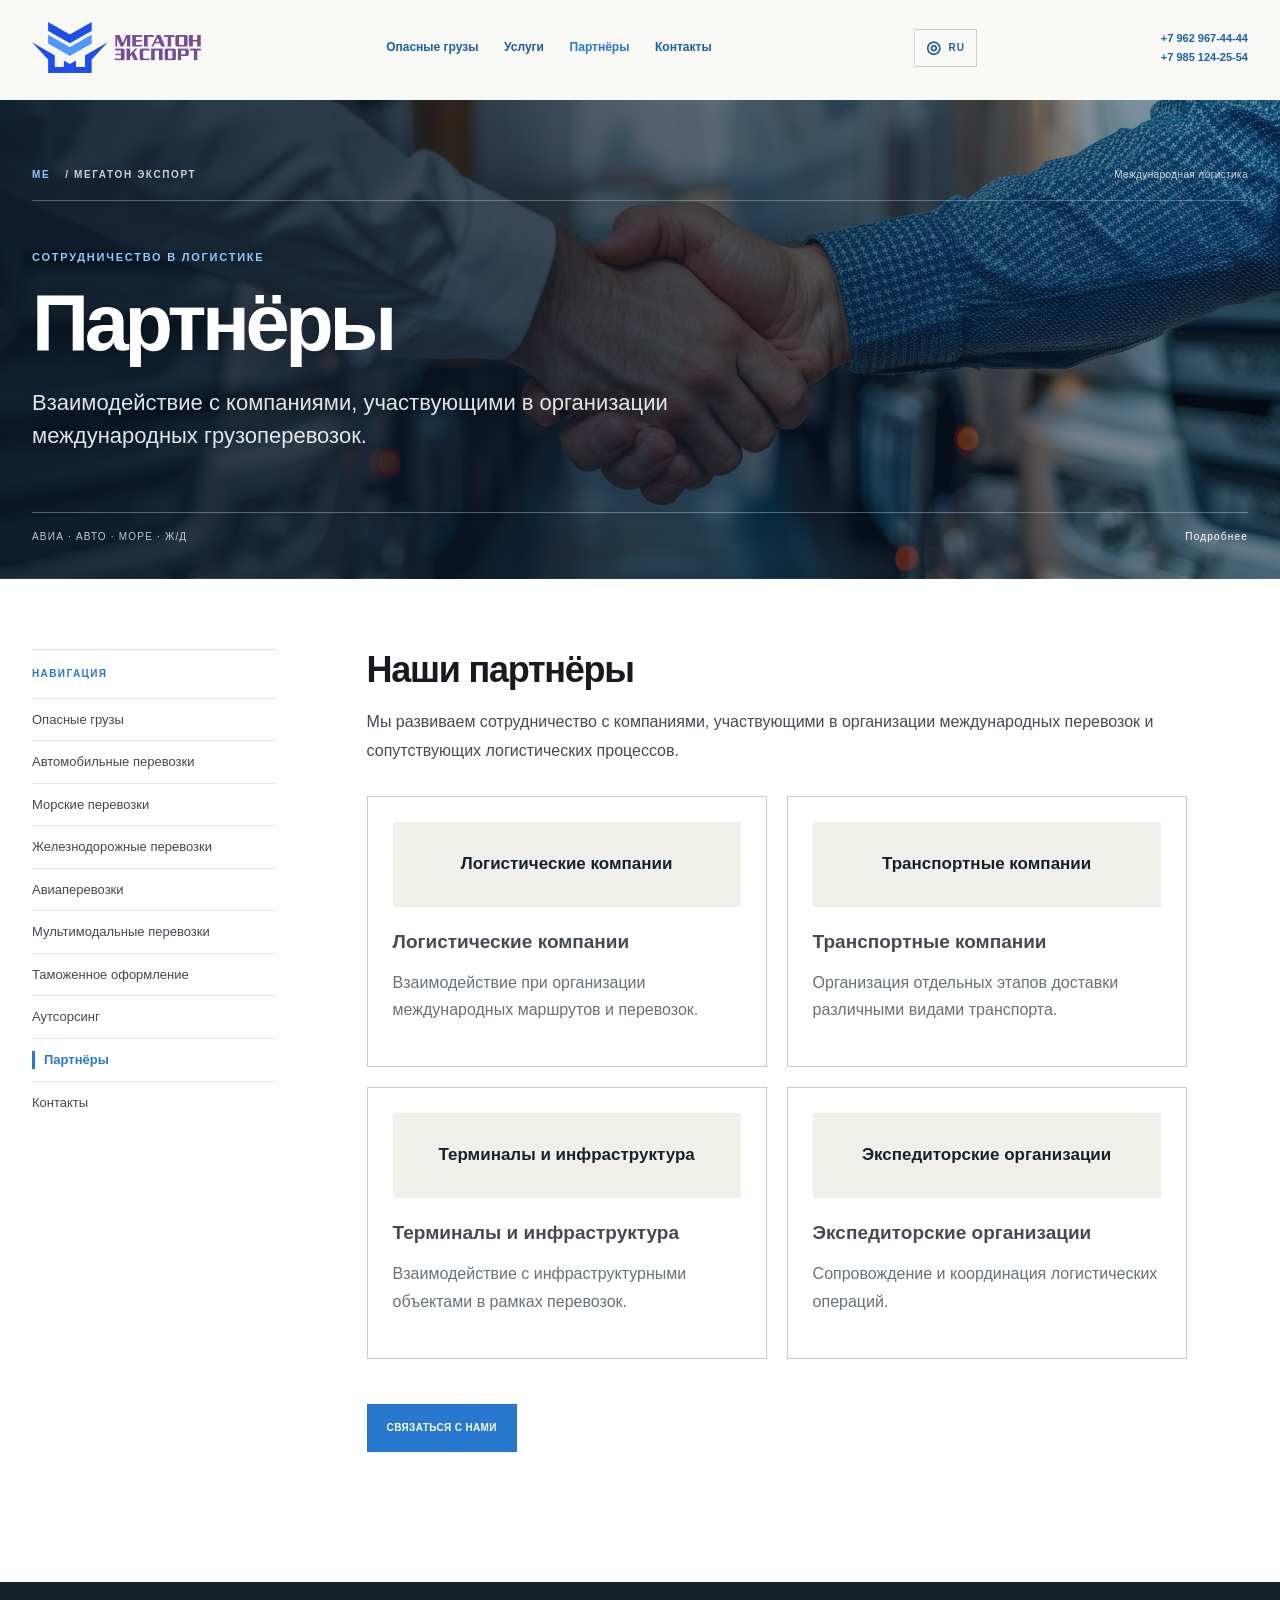
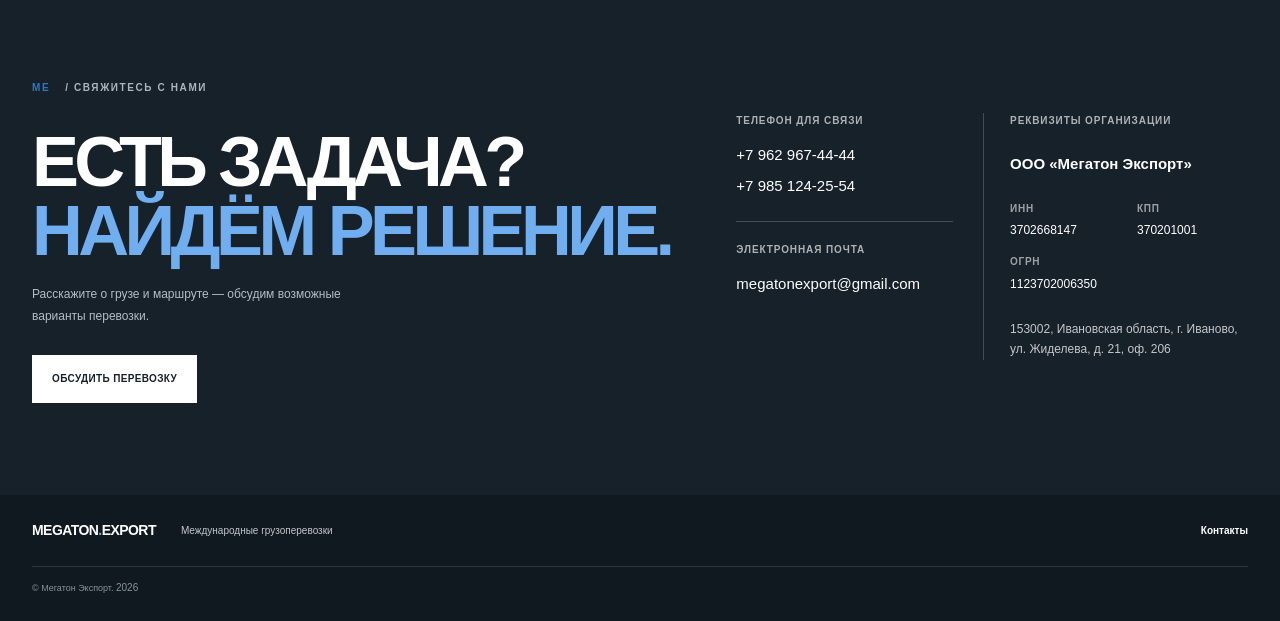
<file: services/partners.html>
<!DOCTYPE html>
<html lang="ru">
<head>
<meta charset="UTF-8">
<meta name="viewport" content="width=device-width, initial-scale=1.0">
<title>Наши партнёры — Мегатон Экспорт</title>
<meta name="description" content="Партнёры и участники логистической инфраструктуры Мегатон Экспорт.">
<meta name="robots" content="index, follow">
<link rel="canonical" href="https://megatonexport.ru/nashi-partnory/">
<link rel="stylesheet" href="../css/style.css">

<link rel="canonical" href="https://megatonexport.ru/services/partners.html">
<link rel="icon" type="image/png" sizes="48x48" href="../favicon-48.png">
<link rel="apple-touch-icon" href="../apple-touch-icon.png">
<meta property="og:type" content="website">
<meta property="og:site_name" content="Megaton Export">
<meta property="og:title" content="Партнёры Megaton Export — международная логистика">
<meta property="og:description" content="Партнёры и логистическая инфраструктура Megaton Export для организации международных грузоперевозок.">
<meta property="og:url" content="https://megatonexport.ru/services/partners.html">
<meta property="og:locale" content="ru_RU">
</head>

<body>
<header class="header">
    <div class="container header__inner">
        <a href="../index.html" class="logo">
            <img src="../images/logo.png" alt="Мегатон Экспорт" width="220">
        </a>
        <button class="menu-toggle" aria-label="Открыть меню" aria-expanded="false" aria-controls="main-navigation">
            <span></span>
            <span></span>
        </button>
        <nav class="navigation" id="main-navigation" aria-label="Основная навигация">
            <a href="dangerous.html">Опасные грузы</a>
            <div class="nav-dropdown">
                <a href="../index.html#services" class="dropdown-link">Услуги</a>
                <div class="dropdown-menu">
                    <a href="dangerous.html">Опасные грузы</a>
                    <a href="road.html">Автомобильные перевозки</a>
                    <a href="sea.html">Морские перевозки</a>
                    <a href="rail.html">Железнодорожные перевозки</a>
                    <a href="air.html">Авиаперевозки</a>
                    <a href="multimodal.html">Мультимодальные перевозки</a>
                    <a href="customs.html">Таможенное оформление</a>
                    <a href="outsourcing.html">Аутсорсинг</a>
                </div>
            </div>
            <a href="partners.html">Партнёры</a>
            <a href="contacts.html">Контакты</a>
            <div class="nav-mobile-phones">
                <a href="tel:+79629674444">+7 962 967-44-44</a>
                <a href="tel:+79851242554">+7 985 124-25-54</a>
            </div>
        </nav>
        <div class="language-control">
            <button class="language-button" type="button" aria-haspopup="dialog" aria-expanded="false" aria-label="Выбрать язык сайта">
                <span class="language-globe" aria-hidden="true">◎</span>
                <span class="language-current">RU</span>
            </button>
        </div>
        <div class="header__contacts">
            <a href="tel:+79629674444">+7 962 967-44-44</a>
            <a href="tel:+79851242554">+7 985 124-25-54</a>
        </div>
    </div>
</header>

<main>
<section class="section inner-hero" style="--inner-hero-image: url('../images/partners.webp');">
    <div class="container">
        <div class="section-topline">
            <span class="eyebrow"><b>ME</b> / Мегатон Экспорт</span>
            <span class="section-topline__note">Международная логистика</span>
        </div>
        <p class="inner-hero__eyebrow">Сотрудничество в логистике</p>
        <h1>Партнёры</h1>
        <p class="inner-hero__intro">Взаимодействие с компаниями, участвующими в организации международных грузоперевозок.</p>
        <div class="inner-hero__meta">
            <span>АВИА · АВТО · МОРЕ · Ж/Д</span>
            <a href="#page-content">Подробнее</a>
        </div>
    </div>
</section>

<section class="section inner-content" id="page-content">
    <div class="container inner-content__layout">
        <aside class="inner-sidebar">
        <span class="eyebrow">НАВИГАЦИЯ</span>
            <a href="dangerous.html">Опасные грузы</a>
            <a href="road.html">Автомобильные перевозки</a>
            <a href="sea.html">Морские перевозки</a>
            <a href="rail.html">Железнодорожные перевозки</a>
            <a href="air.html">Авиаперевозки</a>
            <a href="multimodal.html">Мультимодальные перевозки</a>
            <a href="customs.html">Таможенное оформление</a>
            <a href="outsourcing.html">Аутсорсинг</a>
            <a href="partners.html" class="is-active" aria-current="page">Партнёры</a>
            <a href="contacts.html">Контакты</a>
        </aside>
        <article class="inner-article"><h2>Наши партнёры</h2>
            <p>
                Мы развиваем сотрудничество с компаниями, участвующими
                в организации международных перевозок и сопутствующих
                логистических процессов.
            </p>

            <div class="partners-grid">

                <div class="partner-card">
                    <div class="partner-logo">Логистические компании</div>
                    <h3>Логистические компании</h3>
                    <p>Взаимодействие при организации международных маршрутов и перевозок.</p>
                </div>

                <div class="partner-card">
                    <div class="partner-logo">Транспортные компании</div>
                    <h3>Транспортные компании</h3>
                    <p>Организация отдельных этапов доставки различными видами транспорта.</p>
                </div>

                <div class="partner-card">
                    <div class="partner-logo">Терминалы и инфраструктура</div>
                    <h3>Терминалы и инфраструктура</h3>
                    <p>Взаимодействие с инфраструктурными объектами в рамках перевозок.</p>
                </div>

                <div class="partner-card">
                    <div class="partner-logo">Экспедиторские организации</div>
                    <h3>Экспедиторские организации</h3>
                    <p>Сопровождение и координация логистических операций.</p>
                </div>

            </div>

            <div class="contact-buttons">
                <a href="contacts.html" class="button button--primary">
                    Связаться с нами
                </a>
            </div>
        </article>
    </div>
</section>

<section class="contact-section inner-cta">
    <div class="container contact-layout">
        <div class="contact-main">
            <p class="eyebrow"><b>ME</b> / Свяжитесь с нами</p>
            <h2>Есть задача?<br><span>Найдём решение.</span></h2>
            <p>Расскажите о грузе и маршруте — обсудим возможные варианты перевозки.</p>
            <a href="contacts.html" class="button button--light">Обсудить перевозку</a>
        </div>
        <div class="contact-details">
            <div class="contact-details__columns">
                <div class="contact-details__column contact-details__column--contacts">
                    <div class="contact-details__group">
                        <span class="contact-details__label">Телефон для связи</span>

                        <a href="tel:+79629674444">+7 962 967-44-44</a>
                        <a href="tel:+79851242554">+7 985 124-25-54</a>
                    </div>
                    <div class="contact-details__group">
                        <span class="contact-details__label">Электронная почта</span>

                        <a style="white-space: nowrap;" href="mailto:megatonexport@gmail.com">
                            megatonexport@gmail.com
                        </a>
                    </div>
                </div>
                <div class="contact-details__column contact-details__column--company">
                    <div class="contact-details__group">
                        <span class="contact-details__label">Реквизиты организации</span>
                        <p class="contact-details__company-name">
                            ООО «Мегатон Экспорт»
                        </p>
                        <div class="contact-details__requisites">
                            <div class="contact-details__requisite">
                                <span>ИНН</span>
                                <strong style="white-space: nowrap;">3702668147</strong>
                            </div>
                            <div class="contact-details__requisite">
                                <span>КПП</span>
                                <strong style="white-space: nowrap;">370201001</strong>
                            </div>
                            <div class="contact-details__requisite contact-details__requisite--ogrn">
                                <span>ОГРН</span>
                                <strong style="white-space: nowrap;">1123702006350</strong>
                            </div>
                        </div>
                        <p class="contact-details__address">
                            153002, Ивановская область, г. Иваново,
                            ул. Жиделева, д. 21, оф. 206
                        </p>
                    </div>
                </div>
            </div>
        </div>
    </div>
</section>
</main>

<footer class="footer">
    <div class="container footer__inner">
        <a href="index.html" class="footer__brand">MEGATON<span>.</span>EXPORT</a>
        <p>Международные грузоперевозки</p>
        <a href="services/contacts.html" class="footer__contact">Контакты</a>
        <small>© Мегатон Экспорт. <p><span id="current-year"></span></p></small>
    </div>
</footer>

<div class="language-backdrop" id="language-dialog" hidden>
    <section class="language-dialog" role="dialog" aria-modal="true" aria-labelledby="language-title">
        <button class="language-close" type="button" aria-label="Закрыть выбор языка">×</button>
        <p class="language-kicker">MEGATON EXPORT / LANGUAGE</p>
        <h2 id="language-title">Выберите язык</h2>
        <p class="language-description">Выберите язык отображения сайта.</p>
        <div class="language-options">

            <button type="button" class="language-option" data-language="ru">
                <span class="language-code">RU</span>
                <span class="language-name">Русский</span>
                <span class="language-check">✓</span>
            </button>

            <button type="button" class="language-option" data-language="en">
                <span class="language-code">EN</span>
                <span class="language-name">English</span>
                <span class="language-check">✓</span>
            </button>

            <button type="button" class="language-option" data-language="zh">
                <span class="language-code">中文</span>
                <span class="language-name">简体中文</span>
                <span class="language-check">✓</span>
            </button>

        </div>
        <p class="language-note">Megaton Export · International Logistics</p>
    </section>
</div>

<script src="../js/script.js"></script>

</body>
</html>
</file>
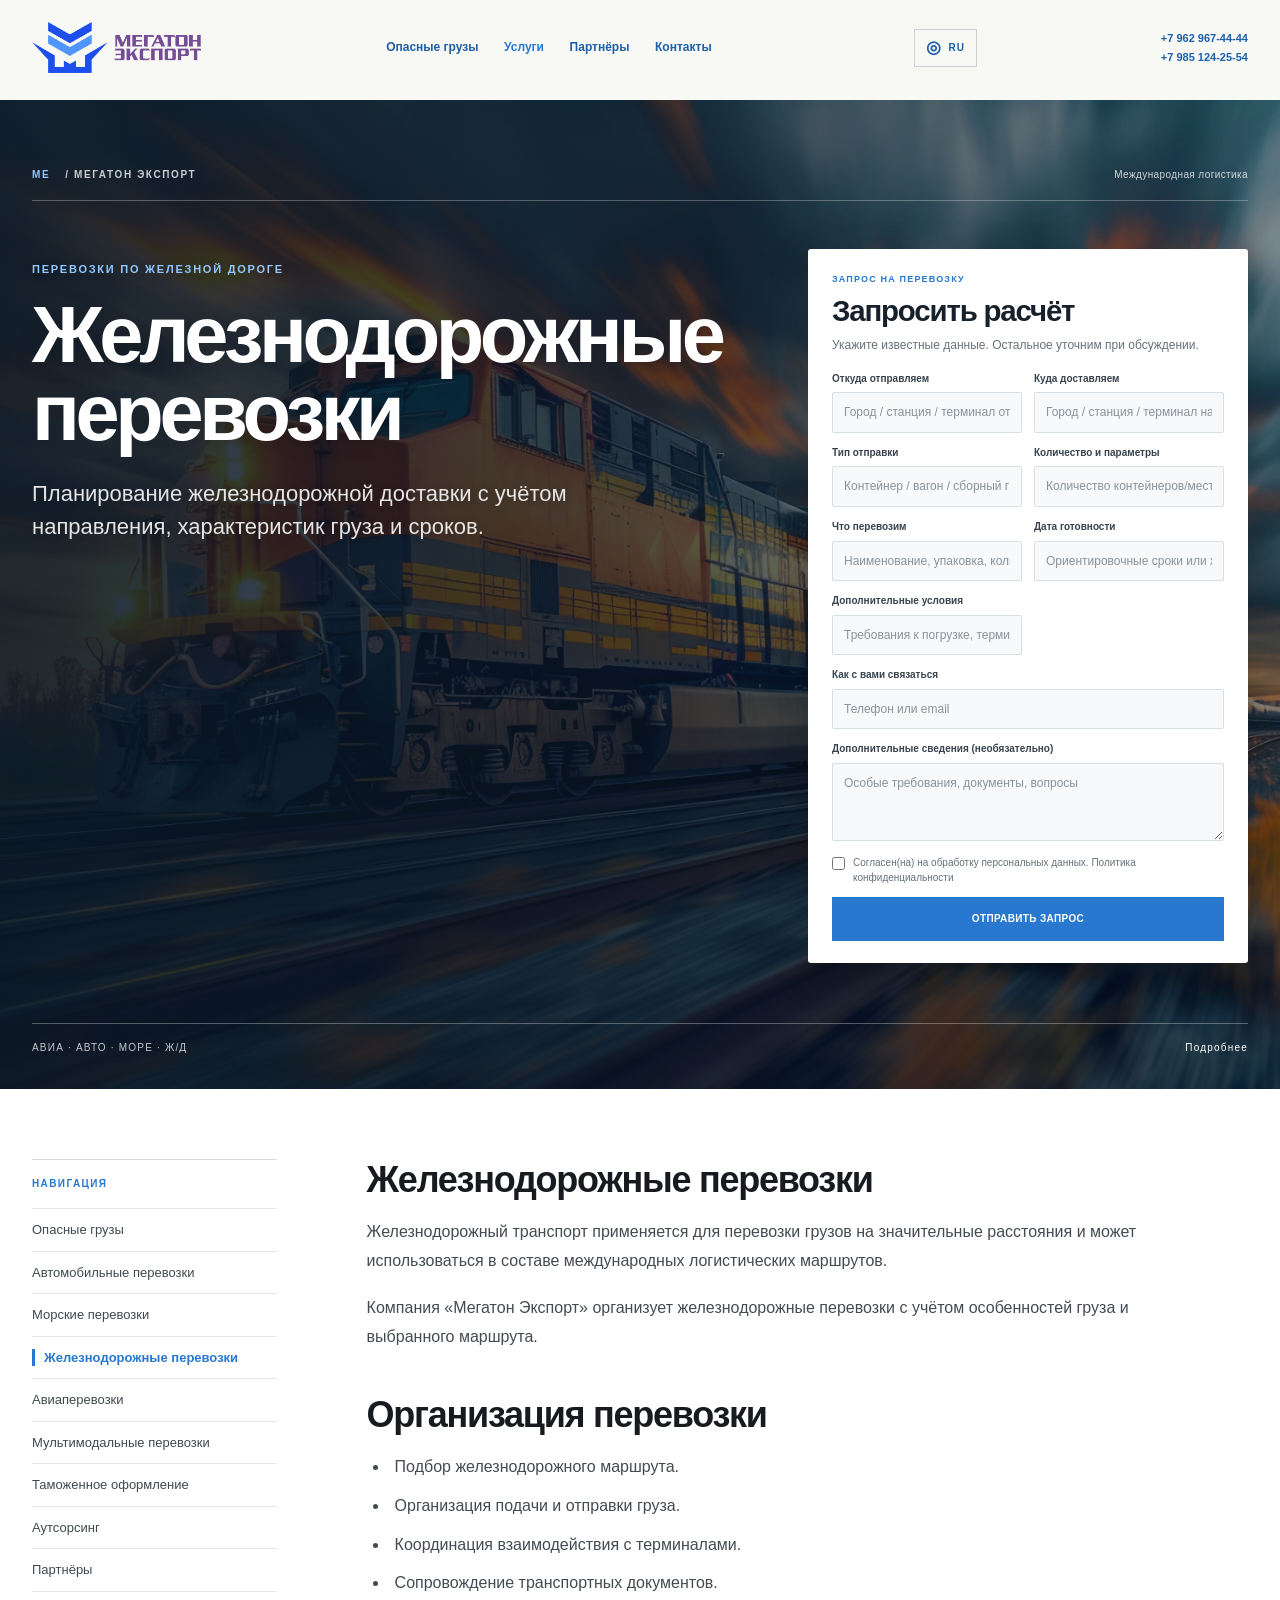
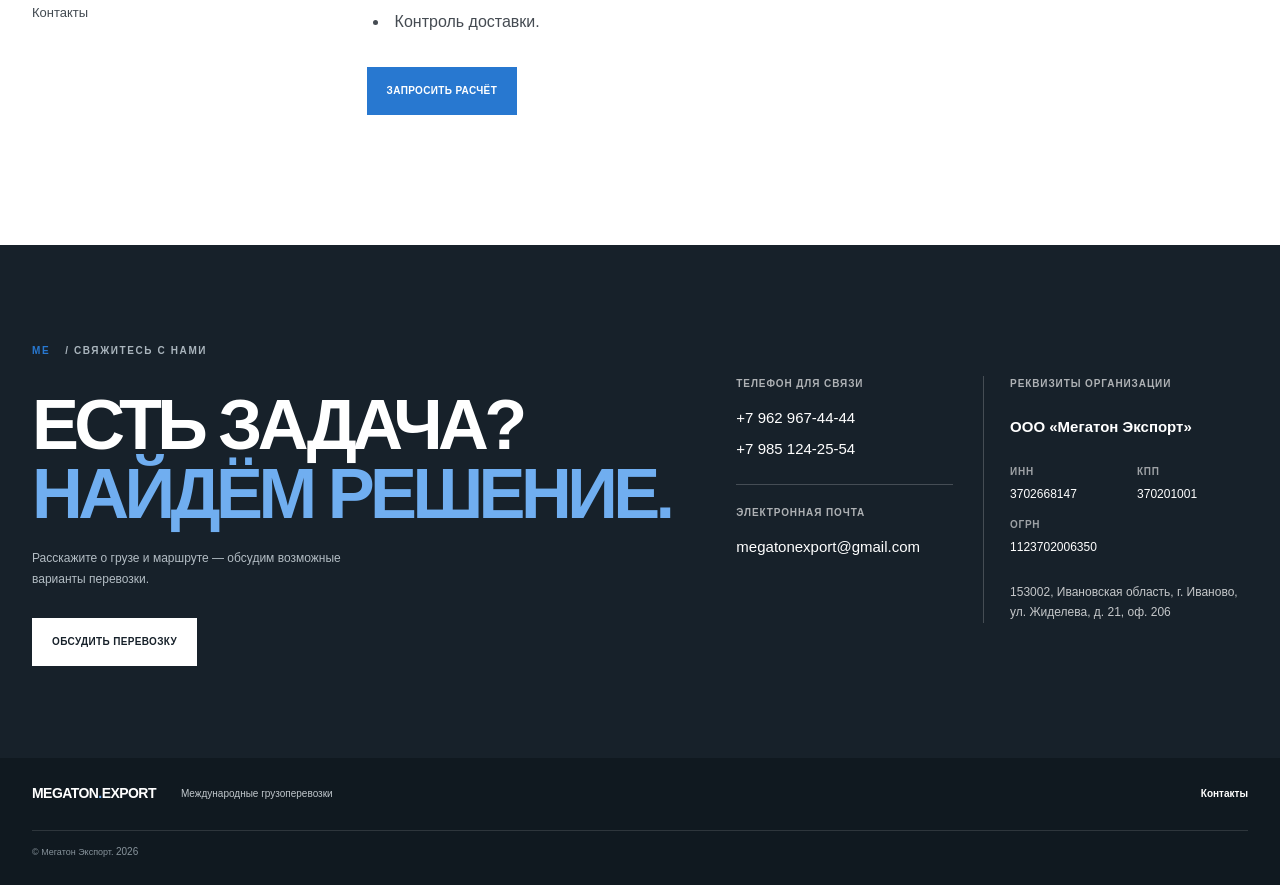
<file: services/rail.html>
<!DOCTYPE html>
<html lang="ru">
<head>
<meta charset="UTF-8">
<meta name="viewport" content="width=device-width, initial-scale=1.0">
<title>Железнодорожные перевозки — Мегатон Экспорт</title>
<meta name="description" content="Организация международных железнодорожных перевозок. Мегатон Экспорт.">
<meta name="robots" content="index, follow">
<link rel="canonical" href="https://megatonexport.ru/zheleznodorozhnye-perevozki/">
<link rel="stylesheet" href="../css/style.css">

<link rel="canonical" href="https://megatonexport.ru/services/rail.html">
<link rel="icon" type="image/png" sizes="48x48" href="../favicon-48.png">
<link rel="apple-touch-icon" href="../apple-touch-icon.png">
<meta property="og:type" content="website">
<meta property="og:site_name" content="Megaton Export">
<meta property="og:title" content="Международные железнодорожные перевозки — Megaton Export">
<meta property="og:description" content="Организация международных железнодорожных перевозок грузов. Подбор логистического решения и сопровождение доставки. Megaton Export.">
<meta property="og:url" content="https://megatonexport.ru/services/rail.html">
<meta property="og:locale" content="ru_RU">
</head>

<body>
<header class="header">
    <div class="container header__inner">
        <a href="../index.html" class="logo">
            <img src="../images/logo.png" alt="Мегатон Экспорт" width="220">
        </a>
        <button class="menu-toggle" aria-label="Открыть меню" aria-expanded="false" aria-controls="main-navigation">
            <span></span>
            <span></span>
        </button>
        <nav class="navigation" id="main-navigation" aria-label="Основная навигация">
            <a href="dangerous.html">Опасные грузы</a>
            <div class="nav-dropdown">
                <a href="../index.html#services" class="dropdown-link">Услуги</a>
                <div class="dropdown-menu">
                    <a href="dangerous.html">Опасные грузы</a>
                    <a href="road.html">Автомобильные перевозки</a>
                    <a href="sea.html">Морские перевозки</a>
                    <a href="rail.html">Железнодорожные перевозки</a>
                    <a href="air.html">Авиаперевозки</a>
                    <a href="multimodal.html">Мультимодальные перевозки</a>
                    <a href="customs.html">Таможенное оформление</a>
                    <a href="outsourcing.html">Аутсорсинг</a>
                </div>
            </div>
            <a href="partners.html">Партнёры</a>
            <a href="contacts.html">Контакты</a>
            <div class="nav-mobile-phones">
                <a href="tel:+79629674444">+7 962 967-44-44</a>
                <a href="tel:+79851242554">+7 985 124-25-54</a>
            </div>
        </nav>
        <div class="language-control">
            <button class="language-button" type="button" aria-haspopup="dialog" aria-expanded="false" aria-label="Выбрать язык сайта">
                <span class="language-globe" aria-hidden="true">◎</span>
                <span class="language-current">RU</span>
            </button>
        </div>
        <div class="header__contacts">
            <a href="tel:+79629674444">+7 962 967-44-44</a>
            <a href="tel:+79851242554">+7 985 124-25-54</a>
        </div>
    </div>
</header>

<main>
<section class="section inner-hero" style="--inner-hero-image: url('../images/rail.webp');">
    <div class="container">
        <div class="section-topline">
            <span class="eyebrow"><b>ME</b> / Мегатон Экспорт</span>
            <span class="section-topline__note">Международная логистика</span>
        </div>
        <div class="service-quote-hero">
            <div class="service-quote-hero__copy">
                <p class="inner-hero__eyebrow">Перевозки по железной дороге</p>
                <h1>Железнодорожные перевозки</h1>
                <p class="inner-hero__intro">Планирование железнодорожной доставки с учётом направления, характеристик груза и сроков.</p>
            </div>
            <aside class="service-quote" id="quote-form-rail" aria-label="Форма заявки: Железнодорожная перевозка">
                <div class="service-quote__head">
                    <p class="service-quote__eyebrow">ЗАПРОС НА ПЕРЕВОЗКУ</p>
                    <h2>Запросить расчёт</h2>
                    <p>Укажите известные данные. Остальное уточним при обсуждении.</p>
                </div>
                <form class="service-quote__form" data-service-quote="rail">
                    <div class="service-quote__grid">
                        <label class="service-quote__field">
                            <span>Откуда отправляем</span>
                            <input name="rail_0" type="text" placeholder="Город / станция / терминал отправления" autocomplete="off">
                        </label>
                        <label class="service-quote__field">
                            <span>Куда доставляем</span>
                            <input name="rail_1" type="text" placeholder="Город / станция / терминал назначения" autocomplete="off">
                        </label>
                        <label class="service-quote__field">
                            <span>Тип отправки</span>
                            <input name="rail_2" type="text" placeholder="Контейнер / вагон / сборный груз / пока не знаю" autocomplete="off">
                        </label>
                        <label class="service-quote__field">
                            <span>Количество и параметры</span>
                            <input name="rail_3" type="text" placeholder="Количество контейнеров/мест, тип контейнера, вес и объём" autocomplete="off">
                        </label>
                        <label class="service-quote__field">
                            <span>Что перевозим</span>
                            <input name="rail_4" type="text" placeholder="Наименование, упаковка, количество мест" autocomplete="off">
                        </label>
                        <label class="service-quote__field">
                            <span>Дата готовности</span>
                            <input name="rail_5" type="text" placeholder="Ориентировочные сроки или желаемая дата" autocomplete="off">
                        </label>
                        <label class="service-quote__field">
                            <span>Дополнительные условия</span>
                            <input name="rail_6" type="text" placeholder="Требования к погрузке, терминалам или перегрузке" autocomplete="off">
                        </label>
                        <label class="service-quote__field service-quote__field--wide">
                            <span>Как с вами связаться</span>
                            <input name="contact" type="text" placeholder="Телефон или email" required autocomplete="tel">
                        </label>
                        <label class="service-quote__field service-quote__field--wide">
                            <span>Дополнительные сведения (необязательно)</span>
                            <textarea name="extra" rows="3" placeholder="Особые требования, документы, вопросы"></textarea>
                        </label>
                    </div>
                    <label class="service-quote__consent">
                        <input type="checkbox" name="consent" required>
                        <span>Согласен(на) на обработку персональных данных. Политика конфиденциальности</span>
                    </label>
                    <button class="button button--primary service-quote__submit" type="submit">Отправить запрос</button>
                </form>
            </aside>
        </div>
        <div class="inner-hero__meta">
            <span>АВИА · АВТО · МОРЕ · Ж/Д</span>
            <a href="#page-content">Подробнее</a>
        </div>
    </div>
</section>

<section class="section inner-content" id="page-content">
    <div class="container inner-content__layout">
    <aside class="inner-sidebar">
        <span class="eyebrow">НАВИГАЦИЯ</span>
        <a href="dangerous.html">Опасные грузы</a>
        <a href="road.html">Автомобильные перевозки</a>
        <a href="sea.html">Морские перевозки</a>
        <a href="rail.html" class="is-active" aria-current="page">Железнодорожные перевозки</a>
        <a href="air.html">Авиаперевозки</a>
        <a href="multimodal.html">Мультимодальные перевозки</a>
        <a href="customs.html">Таможенное оформление</a>
        <a href="outsourcing.html">Аутсорсинг</a>
        <a href="partners.html">Партнёры</a>
        <a href="contacts.html">Контакты</a>
    </aside>
    <article class="inner-article"><h2>Железнодорожные перевозки</h2>
        <p>Железнодорожный транспорт применяется для перевозки грузов на значительные расстояния и может использоваться в составе международных логистических маршрутов.</p>

        <p>Компания «Мегатон Экспорт» организует железнодорожные перевозки с учётом особенностей груза и выбранного маршрута.</p>

        <h2>Организация перевозки</h2>

        <ul>
            <li>Подбор железнодорожного маршрута.</li>
            <li>Организация подачи и отправки груза.</li>
            <li>Координация взаимодействия с терминалами.</li>
            <li>Сопровождение транспортных документов.</li>
            <li>Контроль доставки.</li>
        </ul>

        <div class="contact-buttons"><a href="#quote-form-rail" class="button button--primary">Запросить расчёт</a></div>
    </article>
    </div>
</section>

<section class="contact-section inner-cta">
    <div class="container contact-layout">
        <div class="contact-main">
            <p class="eyebrow"><b>ME</b> / Свяжитесь с нами</p>
            <h2>Есть задача?<br><span>Найдём решение.</span></h2>
            <p>Расскажите о грузе и маршруте — обсудим возможные варианты перевозки.</p>
            <a href="contacts.html" class="button button--light">Обсудить перевозку</a>
        </div>
        <div class="contact-details">
            <div class="contact-details__columns">
                <div class="contact-details__column contact-details__column--contacts">
                    <div class="contact-details__group">
                        <span class="contact-details__label">Телефон для связи</span>

                        <a href="tel:+79629674444">+7 962 967-44-44</a>
                        <a href="tel:+79851242554">+7 985 124-25-54</a>
                    </div>
                    <div class="contact-details__group">
                        <span class="contact-details__label">Электронная почта</span>

                        <a style="white-space: nowrap;" href="mailto:megatonexport@gmail.com">
                            megatonexport@gmail.com
                        </a>
                    </div>
                </div>
                <div class="contact-details__column contact-details__column--company">
                    <div class="contact-details__group">
                        <span class="contact-details__label">Реквизиты организации</span>
                        <p class="contact-details__company-name">
                            ООО «Мегатон Экспорт»
                        </p>
                        <div class="contact-details__requisites">
                            <div class="contact-details__requisite">
                                <span>ИНН</span>
                                <strong style="white-space: nowrap;">3702668147</strong>
                            </div>
                            <div class="contact-details__requisite">
                                <span>КПП</span>
                                <strong style="white-space: nowrap;">370201001</strong>
                            </div>
                            <div class="contact-details__requisite contact-details__requisite--ogrn">
                                <span>ОГРН</span>
                                <strong style="white-space: nowrap;">1123702006350</strong>
                            </div>
                        </div>
                        <p class="contact-details__address">
                            153002, Ивановская область, г. Иваново,
                            ул. Жиделева, д. 21, оф. 206
                        </p>
                    </div>
                </div>
            </div>
        </div>
    </div>
</section>
</main>

<footer class="footer">
    <div class="container footer__inner">
        <a href="index.html" class="footer__brand">MEGATON<span>.</span>EXPORT</a>
        <p>Международные грузоперевозки</p>
        <a href="services/contacts.html" class="footer__contact">Контакты</a>
        <small>© Мегатон Экспорт. <p><span id="current-year"></span></p></small>
    </div>
</footer>

<div class="language-backdrop" id="language-dialog" hidden>
    <section class="language-dialog" role="dialog" aria-modal="true" aria-labelledby="language-title">
        <button class="language-close" type="button" aria-label="Закрыть выбор языка">×</button>
        <p class="language-kicker">MEGATON EXPORT / LANGUAGE</p>
        <h2 id="language-title">Выберите язык</h2>
        <p class="language-description">Выберите язык отображения сайта.</p>
        <div class="language-options">

            <button type="button" class="language-option" data-language="ru">
                <span class="language-code">RU</span>
                <span class="language-name">Русский</span>
                <span class="language-check">✓</span>
            </button>

            <button type="button" class="language-option" data-language="en">
                <span class="language-code">EN</span>
                <span class="language-name">English</span>
                <span class="language-check">✓</span>
            </button>

            <button type="button" class="language-option" data-language="zh">
                <span class="language-code">中文</span>
                <span class="language-name">简体中文</span>
                <span class="language-check">✓</span>
            </button>
            
        </div>
        <p class="language-note">Megaton Export · International Logistics</p>
    </section>
</div>

<script src="../js/script.js"></script>

</body>
</html>
</file>
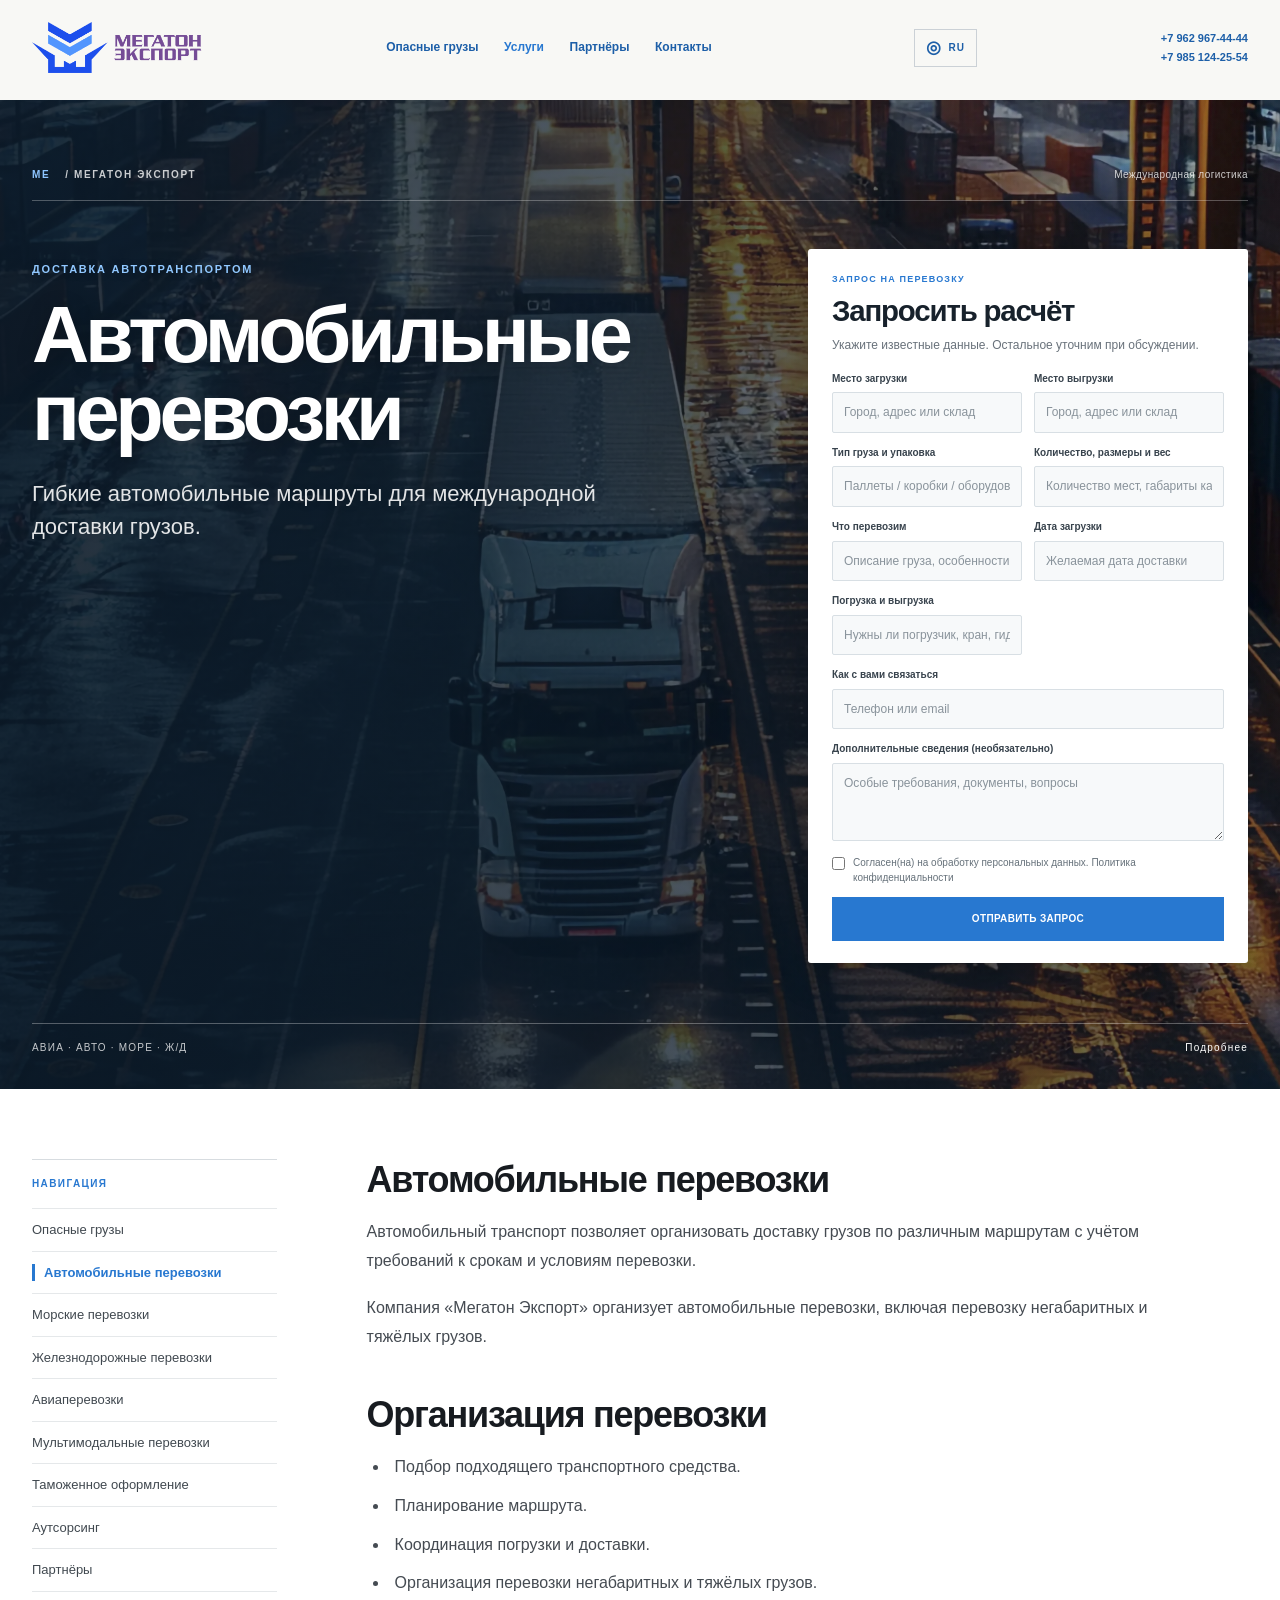
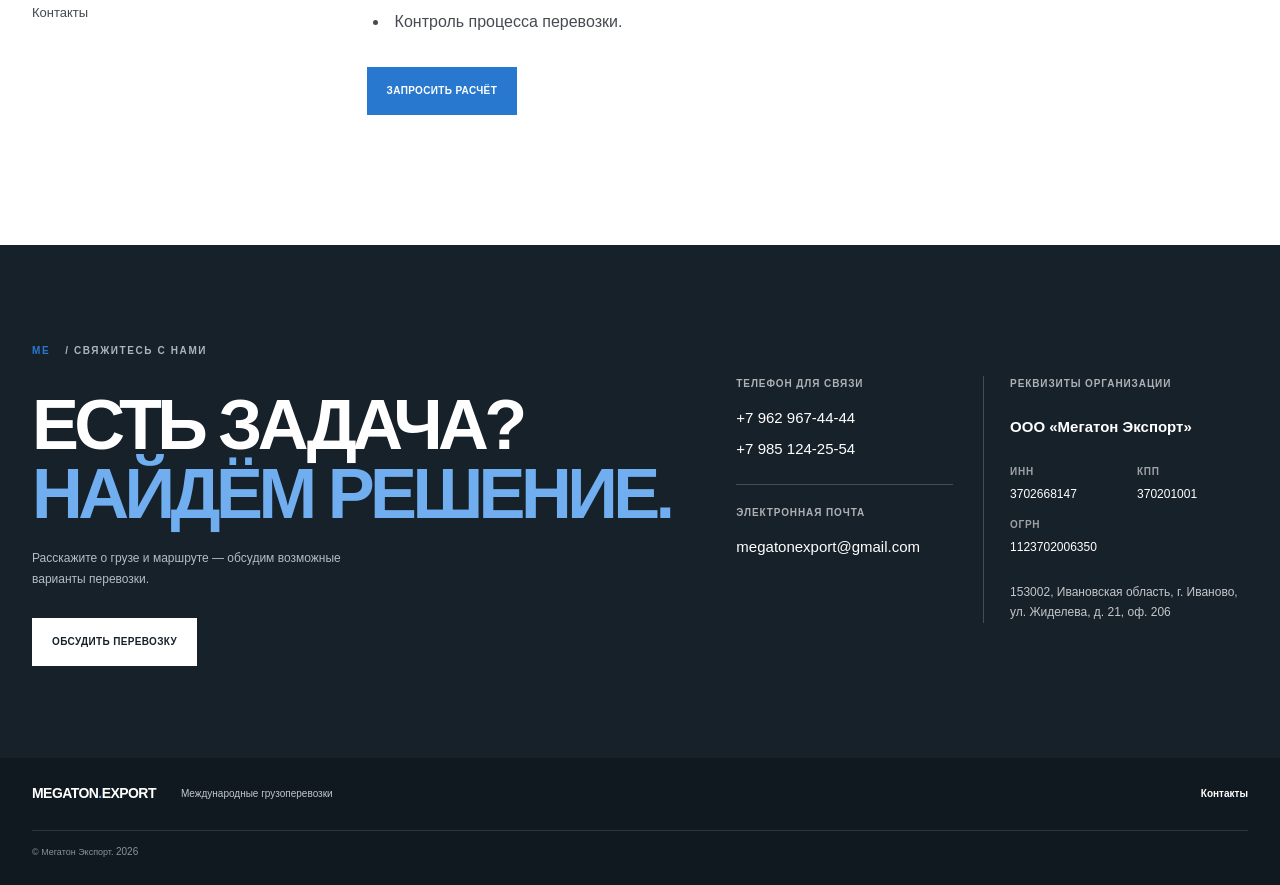
<file: services/road.html>
<!DOCTYPE html>
<html lang="ru">
<head>
<meta charset="UTF-8">
<meta name="viewport" content="width=device-width, initial-scale=1.0">
<title>Автомобильные перевозки — Мегатон Экспорт</title>
<meta name="description" content="Организация международных автомобильных перевозок грузов. Мегатон Экспорт.">
<meta name="robots" content="index, follow">
<link rel="canonical" href="https://megatonexport.ru/avtomobilnye-perevozki-3/avtomobilnye-perevozki-negabaritny/">
<link rel="stylesheet" href="../css/style.css">

<link rel="canonical" href="https://megatonexport.ru/services/road.html">
<link rel="icon" type="image/png" sizes="48x48" href="../favicon-48.png">
<link rel="apple-touch-icon" href="../apple-touch-icon.png">
<meta property="og:type" content="website">
<meta property="og:site_name" content="Megaton Export">
<meta property="og:title" content="Международные автомобильные грузоперевозки — Megaton Export">
<meta property="og:description" content="Организация международных автомобильных перевозок, в том числе сложных и негабаритных грузов. Megaton Export.">
<meta property="og:url" content="https://megatonexport.ru/services/road.html">
<meta property="og:locale" content="ru_RU">
</head>

<body>
<header class="header">
    <div class="container header__inner">
        <a href="../index.html" class="logo">
            <img src="../images/logo.png" alt="Мегатон Экспорт" width="220">
        </a>
        <button class="menu-toggle" aria-label="Открыть меню" aria-expanded="false" aria-controls="main-navigation">
            <span></span>
            <span></span>
        </button>
        <nav class="navigation" id="main-navigation" aria-label="Основная навигация">
            <a href="dangerous.html">Опасные грузы</a>
            <div class="nav-dropdown">
                <a href="../index.html#services" class="dropdown-link">Услуги</a>
                <div class="dropdown-menu">
                    <a href="dangerous.html">Опасные грузы</a>
                    <a href="road.html">Автомобильные перевозки</a>
                    <a href="sea.html">Морские перевозки</a>
                    <a href="rail.html">Железнодорожные перевозки</a>
                    <a href="air.html">Авиаперевозки</a>
                    <a href="multimodal.html">Мультимодальные перевозки</a>
                    <a href="customs.html">Таможенное оформление</a>
                    <a href="outsourcing.html">Аутсорсинг</a>
                </div>
            </div>
            <a href="partners.html">Партнёры</a>
            <a href="contacts.html">Контакты</a>
            <div class="nav-mobile-phones">
                <a href="tel:+79629674444">+7 962 967-44-44</a>
                <a href="tel:+79851242554">+7 985 124-25-54</a>
            </div>
        </nav>
        <div class="language-control">
            <button class="language-button" type="button" aria-haspopup="dialog" aria-expanded="false" aria-label="Выбрать язык сайта">
                <span class="language-globe" aria-hidden="true">◎</span>
                <span class="language-current">RU</span>
            </button>
        </div>
        <div class="header__contacts">
            <a href="tel:+79629674444">+7 962 967-44-44</a>
            <a href="tel:+79851242554">+7 985 124-25-54</a>
        </div>
    </div>
</header>

<main>
<section class="section inner-hero" style="--inner-hero-image: url('../images/road.webp');">
    <div class="container">
        <div class="section-topline">
            <span class="eyebrow"><b>ME</b> / Мегатон Экспорт</span>
            <span class="section-topline__note">Международная логистика</span>
        </div>
        <div class="service-quote-hero">
            <div class="service-quote-hero__copy">
                <p class="inner-hero__eyebrow">Доставка автотранспортом</p>
                <h1>Автомобильные перевозки</h1>
                <p class="inner-hero__intro">Гибкие автомобильные маршруты для международной доставки грузов.</p>
            </div>
            <aside class="service-quote" id="quote-form-road" aria-label="Форма заявки: Автомобильная перевозка">
                <div class="service-quote__head">
                    <p class="service-quote__eyebrow">ЗАПРОС НА ПЕРЕВОЗКУ</p>
                    <h2>Запросить расчёт</h2>
                    <p>Укажите известные данные. Остальное уточним при обсуждении.</p>
                </div>
                <form class="service-quote__form" data-service-quote="road">
                    <div class="service-quote__grid">
                        <label class="service-quote__field">
                            <span>Место загрузки</span>
                            <input name="road_0" type="text" placeholder="Город, адрес или склад" autocomplete="off">
                        </label>
                        <label class="service-quote__field">
                            <span>Место выгрузки</span>
                            <input name="road_1" type="text" placeholder="Город, адрес или склад" autocomplete="off">
                        </label>
                        <label class="service-quote__field">
                            <span>Тип груза и упаковка</span>
                            <input name="road_2" type="text" placeholder="Паллеты / коробки / оборудование / другое" autocomplete="off">
                        </label>
                        <label class="service-quote__field">
                            <span>Количество, размеры и вес</span>
                            <input name="road_3" type="text" placeholder="Количество мест, габариты каждого места, общий вес" autocomplete="off">
                        </label>
                        <label class="service-quote__field">
                            <span>Что перевозим</span>
                            <input name="road_4" type="text" placeholder="Описание груза, особенности или хрупкость" autocomplete="off">
                        </label>
                        <label class="service-quote__field">
                            <span>Дата загрузки</span>
                            <input name="road_5" type="text" placeholder="Желаемая дата доставки" autocomplete="off">
                        </label>
                        <label class="service-quote__field">
                            <span>Погрузка и выгрузка</span>
                            <input name="road_6" type="text" placeholder="Нужны ли погрузчик, кран, гидроборт или помощь" autocomplete="off">
                        </label>
                        <label class="service-quote__field service-quote__field--wide">
                            <span>Как с вами связаться</span>
                            <input name="contact" type="text" placeholder="Телефон или email" required autocomplete="tel">
                        </label>
                        <label class="service-quote__field service-quote__field--wide">
                            <span>Дополнительные сведения (необязательно)</span>
                            <textarea name="extra" rows="3" placeholder="Особые требования, документы, вопросы"></textarea>
                        </label>
                    </div>
                    <label class="service-quote__consent">
                        <input type="checkbox" name="consent" required>
                        <span>Согласен(на) на обработку персональных данных. Политика конфиденциальности</span>
                    </label>
                    <button class="button button--primary service-quote__submit" type="submit">Отправить запрос</button>
                </form>
            </aside>
        </div>
        <div class="inner-hero__meta">
            <span>АВИА · АВТО · МОРЕ · Ж/Д</span>
            <a href="#page-content">Подробнее</a>
        </div>
    </div>
</section>

<section class="section inner-content" id="page-content">
    <div class="container inner-content__layout">
        <aside class="inner-sidebar">
            <span class="eyebrow">НАВИГАЦИЯ</span>
            <a href="dangerous.html">Опасные грузы</a>
            <a href="road.html" class="is-active" aria-current="page">Автомобильные перевозки</a>
            <a href="sea.html">Морские перевозки</a>
            <a href="rail.html">Железнодорожные перевозки</a>
            <a href="air.html">Авиаперевозки</a>
            <a href="multimodal.html">Мультимодальные перевозки</a>
            <a href="customs.html">Таможенное оформление</a>
            <a href="outsourcing.html">Аутсорсинг</a>
            <a href="partners.html">Партнёры</a>
            <a href="contacts.html">Контакты</a>
        </aside>
        <article class="inner-article"><h2>Автомобильные перевозки</h2>
            <p>Автомобильный транспорт позволяет организовать доставку грузов по различным маршрутам с учётом требований к срокам и условиям перевозки.</p>

            <p>Компания «Мегатон Экспорт» организует автомобильные перевозки, включая перевозку негабаритных и тяжёлых грузов.</p>

            <h2>Организация перевозки</h2>

            <ul>
                <li>Подбор подходящего транспортного средства.</li>
                <li>Планирование маршрута.</li>
                <li>Координация погрузки и доставки.</li>
                <li>Организация перевозки негабаритных и тяжёлых грузов.</li>
                <li>Контроль процесса перевозки.</li>
            </ul>

            <div class="contact-buttons"><a href="#quote-form-road" class="button button--primary">Запросить расчёт</a></div>
        </article>
    </div>
</section>

<section class="contact-section inner-cta">
    <div class="container contact-layout">
        <div class="contact-main">
            <p class="eyebrow"><b>ME</b> / Свяжитесь с нами</p>
            <h2>Есть задача?<br><span>Найдём решение.</span></h2>
            <p>Расскажите о грузе и маршруте — обсудим возможные варианты перевозки.</p>
            <a href="contacts.html" class="button button--light">Обсудить перевозку</a>
        </div>
        <div class="contact-details">
            <div class="contact-details__columns">
                <div class="contact-details__column contact-details__column--contacts">
                    <div class="contact-details__group">
                        <span class="contact-details__label">Телефон для связи</span>

                        <a href="tel:+79629674444">+7 962 967-44-44</a>
                        <a href="tel:+79851242554">+7 985 124-25-54</a>
                    </div>
                    <div class="contact-details__group">
                        <span class="contact-details__label">Электронная почта</span>

                        <a style="white-space: nowrap;" href="mailto:megatonexport@gmail.com">
                            megatonexport@gmail.com
                        </a>
                    </div>
                </div>
                <div class="contact-details__column contact-details__column--company">
                    <div class="contact-details__group">
                        <span class="contact-details__label">Реквизиты организации</span>
                        <p class="contact-details__company-name">
                            ООО «Мегатон Экспорт»
                        </p>
                        <div class="contact-details__requisites">
                            <div class="contact-details__requisite">
                                <span>ИНН</span>
                                <strong style="white-space: nowrap;">3702668147</strong>
                            </div>
                            <div class="contact-details__requisite">
                                <span>КПП</span>
                                <strong style="white-space: nowrap;">370201001</strong>
                            </div>
                            <div class="contact-details__requisite contact-details__requisite--ogrn">
                                <span>ОГРН</span>
                                <strong style="white-space: nowrap;">1123702006350</strong>
                            </div>
                        </div>
                        <p class="contact-details__address">
                            153002, Ивановская область, г. Иваново,
                            ул. Жиделева, д. 21, оф. 206
                        </p>
                    </div>
                </div>
            </div>
        </div>
    </div>
</section>
</main>

<footer class="footer">
    <div class="container footer__inner">
        <a href="index.html" class="footer__brand">MEGATON<span>.</span>EXPORT</a>
        <p>Международные грузоперевозки</p>
        <a href="services/contacts.html" class="footer__contact">Контакты</a>
        <small>© Мегатон Экспорт. <p><span id="current-year"></span></p></small>
    </div>
</footer>

<div class="language-backdrop" id="language-dialog" hidden>
    <section class="language-dialog" role="dialog" aria-modal="true" aria-labelledby="language-title">
        <button class="language-close" type="button" aria-label="Закрыть выбор языка">×</button>
        <p class="language-kicker">MEGATON EXPORT / LANGUAGE</p>
        <h2 id="language-title">Выберите язык</h2>
        <p class="language-description">Выберите язык отображения сайта.</p>
        <div class="language-options">

            <button type="button" class="language-option" data-language="ru">
                <span class="language-code">RU</span>
                <span class="language-name">Русский</span>
                <span class="language-check">✓</span>
            </button>

            <button type="button" class="language-option" data-language="en">
                <span class="language-code">EN</span>
                <span class="language-name">English</span>
                <span class="language-check">✓</span>
            </button>

            <button type="button" class="language-option" data-language="zh">
                <span class="language-code">中文</span>
                <span class="language-name">简体中文</span>
                <span class="language-check">✓</span>
            </button>
            
        </div>
        <p class="language-note">Megaton Export · International Logistics</p>
    </section>
</div>

<script src="../js/script.js"></script>

</body>
</html>
</file>
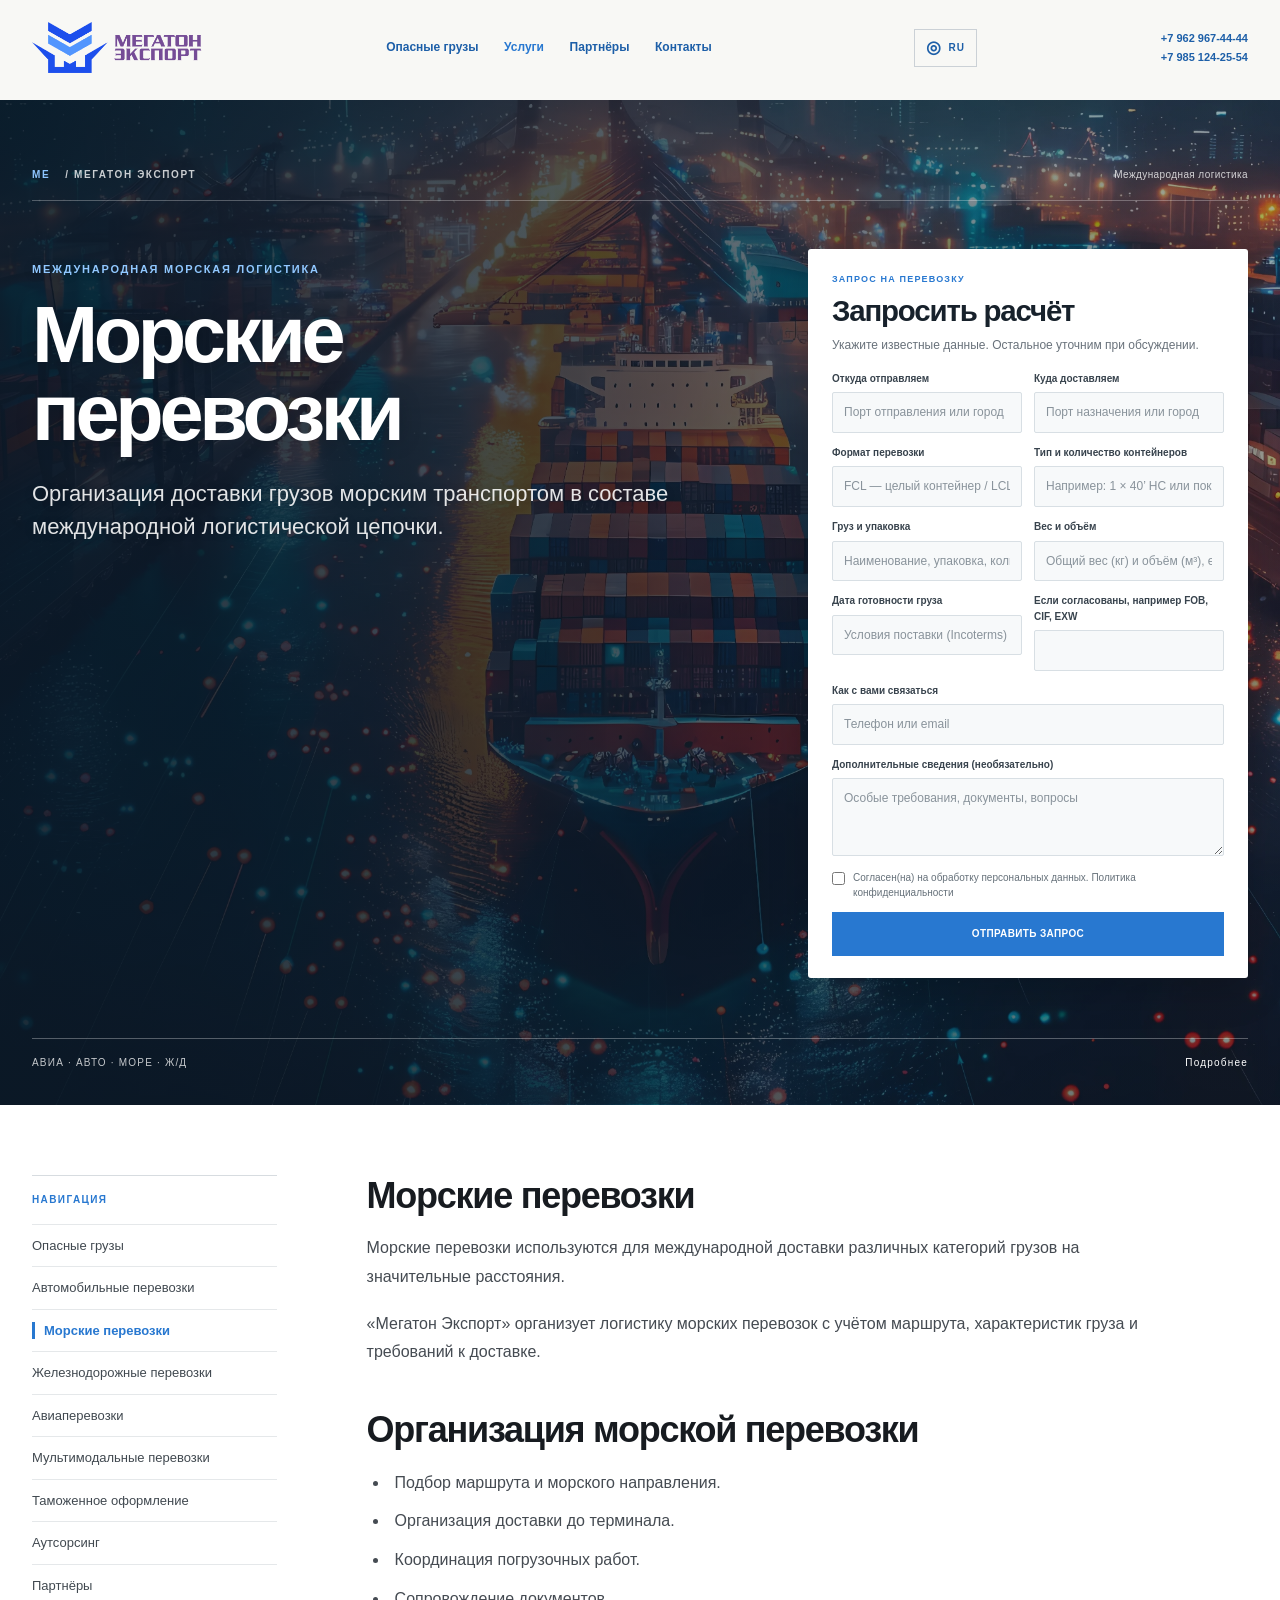
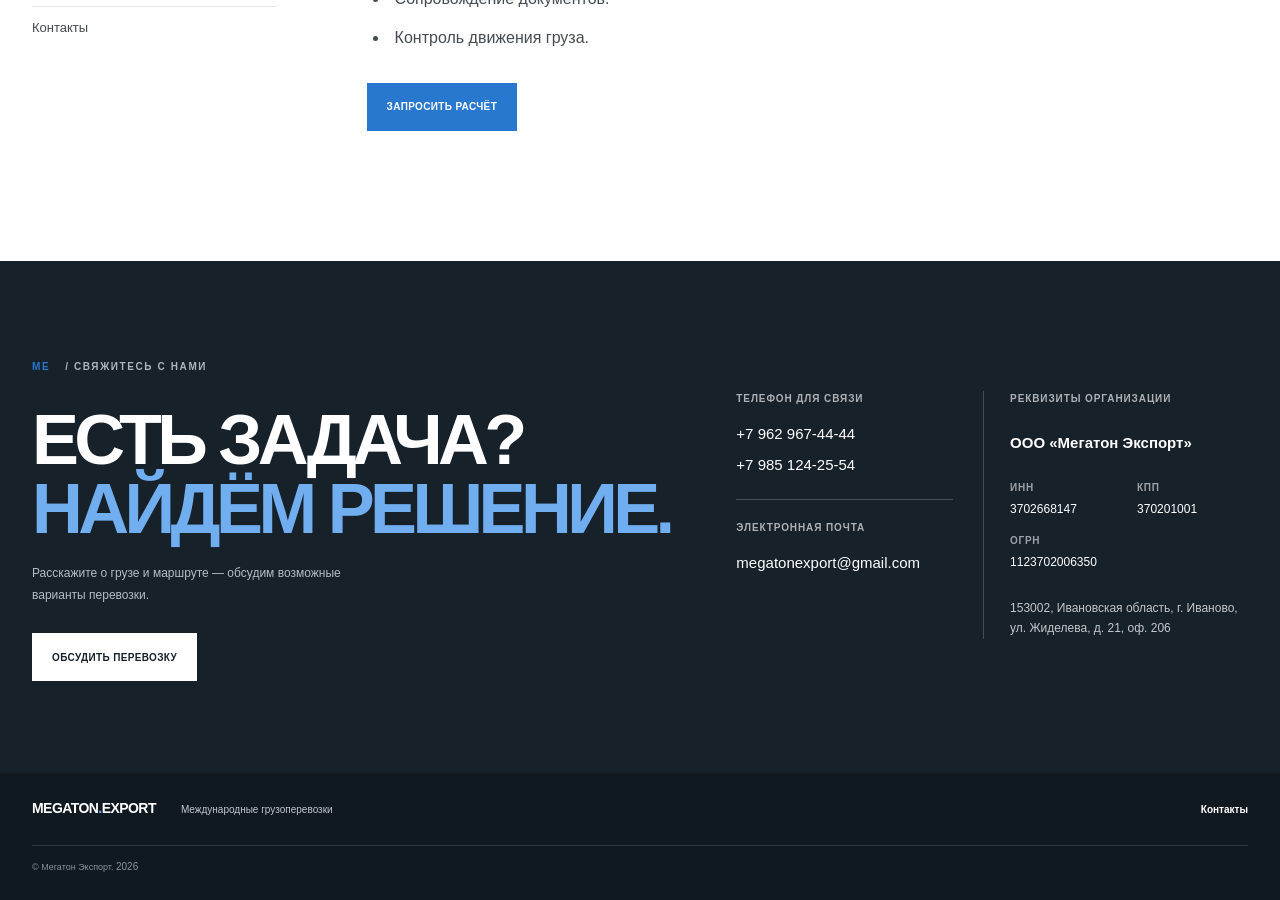
<file: services/sea.html>
<!DOCTYPE html>
<html lang="ru">
<head>
<meta charset="UTF-8">
<meta name="viewport" content="width=device-width, initial-scale=1.0">
<title>Морские перевозки — Мегатон Экспорт</title>
<meta name="description" content="Организация международных морских перевозок грузов. Мегатон Экспорт.">
<meta name="robots" content="index, follow">
<link rel="canonical" href="https://megatonexport.ru/morskie-perevozki/">
<link rel="stylesheet" href="../css/style.css">

<link rel="canonical" href="https://megatonexport.ru/services/sea.html">
<link rel="icon" type="image/png" sizes="48x48" href="../favicon-48.png">
<link rel="apple-touch-icon" href="../apple-touch-icon.png">
<meta property="og:type" content="website">
<meta property="og:site_name" content="Megaton Export">
<meta property="og:title" content="Международные морские перевозки грузов — Megaton Export">
<meta property="og:description" content="Международные морские перевозки грузов и контейнерная логистика. Организация доставки и сопровождение перевозки. Megaton Export.">
<meta property="og:url" content="https://megatonexport.ru/services/sea.html">
<meta property="og:locale" content="ru_RU">
</head>

<body>
<header class="header">
    <div class="container header__inner">
        <a href="../index.html" class="logo">
            <img src="../images/logo.png" alt="Мегатон Экспорт" width="220">
        </a>
        <button class="menu-toggle" aria-label="Открыть меню" aria-expanded="false" aria-controls="main-navigation">
            <span></span>
            <span></span>
        </button>
        <nav class="navigation" id="main-navigation" aria-label="Основная навигация">
            <a href="dangerous.html">Опасные грузы</a>
            <div class="nav-dropdown">
                <a href="../index.html#services" class="dropdown-link">Услуги</a>
                <div class="dropdown-menu">
                    <a href="dangerous.html">Опасные грузы</a>
                    <a href="road.html">Автомобильные перевозки</a>
                    <a href="sea.html">Морские перевозки</a>
                    <a href="rail.html">Железнодорожные перевозки</a>
                    <a href="air.html">Авиаперевозки</a>
                    <a href="multimodal.html">Мультимодальные перевозки</a>
                    <a href="customs.html">Таможенное оформление</a>
                    <a href="outsourcing.html">Аутсорсинг</a>
                </div>
            </div>
            <a href="partners.html">Партнёры</a>
            <a href="contacts.html">Контакты</a>
            <div class="nav-mobile-phones">
                <a href="tel:+79629674444">+7 962 967-44-44</a>
                <a href="tel:+79851242554">+7 985 124-25-54</a>
            </div>
        </nav>
        <div class="language-control">
            <button class="language-button" type="button" aria-haspopup="dialog" aria-expanded="false" aria-label="Выбрать язык сайта">
                <span class="language-globe" aria-hidden="true">◎</span>
                <span class="language-current">RU</span>
            </button>
        </div>
        <div class="header__contacts">
            <a href="tel:+79629674444">+7 962 967-44-44</a>
            <a href="tel:+79851242554">+7 985 124-25-54</a>
        </div>
    </div>
</header>

<main>
<section class="section inner-hero" style="--inner-hero-image: url('../images/sea.webp');">
    <div class="container">
        <div class="section-topline">
            <span class="eyebrow"><b>ME</b> / Мегатон Экспорт</span>
            <span class="section-topline__note">Международная логистика</span>
        </div>
        <div class="service-quote-hero">
            <div class="service-quote-hero__copy">
                <p class="inner-hero__eyebrow">Международная морская логистика</p>
                <h1>Морские перевозки</h1>
                <p class="inner-hero__intro">Организация доставки грузов морским транспортом в составе международной логистической цепочки.</p>
            </div>
            <aside class="service-quote" id="quote-form-sea" aria-label="Форма заявки: Морская перевозка">
                <div class="service-quote__head">
                    <p class="service-quote__eyebrow">ЗАПРОС НА ПЕРЕВОЗКУ</p>
                    <h2>Запросить расчёт</h2>
                    <p>Укажите известные данные. Остальное уточним при обсуждении.</p>
                </div>
                <form class="service-quote__form" data-service-quote="sea">
                    <div class="service-quote__grid">
                        <label class="service-quote__field">
                            <span>Откуда отправляем</span>
                            <input name="sea_0" type="text" placeholder="Порт отправления или город" autocomplete="off">
                        </label>
                        <label class="service-quote__field">
                            <span>Куда доставляем</span>
                            <input name="sea_1" type="text" placeholder="Порт назначения или город" autocomplete="off">
                        </label>
                        <label class="service-quote__field">
                            <span>Формат перевозки</span>
                            <input name="sea_2" type="text" placeholder="FCL — целый контейнер / LCL — сборный груз" autocomplete="off">
                        </label>
                        <label class="service-quote__field">
                            <span>Тип и количество контейнеров</span>
                            <input name="sea_3" type="text" placeholder="Например: 1 × 40’ HC или пока не определено" autocomplete="off">
                        </label>
                        <label class="service-quote__field">
                            <span>Груз и упаковка</span>
                            <input name="sea_4" type="text" placeholder="Наименование, упаковка, количество мест" autocomplete="off">
                        </label>
                        <label class="service-quote__field">
                            <span>Вес и объём</span>
                            <input name="sea_5" type="text" placeholder="Общий вес (кг) и объём (м³), если известны" autocomplete="off">
                        </label>
                        <label class="service-quote__field">
                            <span>Дата готовности груза</span>
                            <input name="sea_6" type="text" placeholder="Условия поставки (Incoterms)" autocomplete="off">
                        </label>
                        <label class="service-quote__field">
                            <span>Если согласованы, например FOB, CIF, EXW</span>
                            <input name="sea_7" type="text" placeholder="" autocomplete="off">
                        </label>
                        <label class="service-quote__field service-quote__field--wide">
                            <span>Как с вами связаться</span>
                            <input name="contact" type="text" placeholder="Телефон или email" required autocomplete="tel">
                        </label>
                        <label class="service-quote__field service-quote__field--wide">
                            <span>Дополнительные сведения (необязательно)</span>
                            <textarea name="extra" rows="3" placeholder="Особые требования, документы, вопросы"></textarea>
                        </label>
                    </div>
                    <label class="service-quote__consent">
                        <input type="checkbox" name="consent" required>
                        <span>Согласен(на) на обработку персональных данных. Политика конфиденциальности</span>
                    </label>
                    <button class="button button--primary service-quote__submit" type="submit">Отправить запрос</button>
                </form>
            </aside>
        </div>
        <div class="inner-hero__meta">
            <span>АВИА · АВТО · МОРЕ · Ж/Д</span>
            <a href="#page-content">Подробнее</a>
        </div>
    </div>
</section>

<section class="section inner-content" id="page-content">
    <div class="container inner-content__layout">
        <aside class="inner-sidebar">
            <span class="eyebrow">НАВИГАЦИЯ</span>
            <a href="dangerous.html">Опасные грузы</a>
            <a href="road.html">Автомобильные перевозки</a>
            <a href="sea.html" class="is-active" aria-current="page">Морские перевозки</a>
            <a href="rail.html">Железнодорожные перевозки</a>
            <a href="air.html">Авиаперевозки</a>
            <a href="multimodal.html">Мультимодальные перевозки</a>
            <a href="customs.html">Таможенное оформление</a>
            <a href="outsourcing.html">Аутсорсинг</a>
            <a href="partners.html">Партнёры</a>
            <a href="contacts.html">Контакты</a>
        </aside>
        <article class="inner-article"><h2>Морские перевозки</h2>
            <p>Морские перевозки используются для международной доставки различных категорий грузов на значительные расстояния.</p>

            <p>«Мегатон Экспорт» организует логистику морских перевозок с учётом маршрута, характеристик груза и требований к доставке.</p>

            <h2>Организация морской перевозки</h2>

            <ul>
                <li>Подбор маршрута и морского направления.</li>
                <li>Организация доставки до терминала.</li>
                <li>Координация погрузочных работ.</li>
                <li>Сопровождение документов.</li>
                <li>Контроль движения груза.</li>
            </ul>

            <div class="contact-buttons"><a href="#quote-form-sea" class="button button--primary">Запросить расчёт</a></div>
        </article>
    </div>
</section>

<section class="contact-section inner-cta">
    <div class="container contact-layout">
        <div class="contact-main">
            <p class="eyebrow"><b>ME</b> / Свяжитесь с нами</p>
            <h2>Есть задача?<br><span>Найдём решение.</span></h2>
            <p>Расскажите о грузе и маршруте — обсудим возможные варианты перевозки.</p>
            <a href="contacts.html" class="button button--light">Обсудить перевозку</a>
        </div>
        <div class="contact-details">
            <div class="contact-details__columns">
                <div class="contact-details__column contact-details__column--contacts">
                    <div class="contact-details__group">
                        <span class="contact-details__label">Телефон для связи</span>

                        <a href="tel:+79629674444">+7 962 967-44-44</a>
                        <a href="tel:+79851242554">+7 985 124-25-54</a>
                    </div>
                    <div class="contact-details__group">
                        <span class="contact-details__label">Электронная почта</span>

                        <a style="white-space: nowrap;" href="mailto:megatonexport@gmail.com">
                            megatonexport@gmail.com
                        </a>
                    </div>
                </div>
                <div class="contact-details__column contact-details__column--company">
                    <div class="contact-details__group">
                        <span class="contact-details__label">Реквизиты организации</span>
                        <p class="contact-details__company-name">
                            ООО «Мегатон Экспорт»
                        </p>
                        <div class="contact-details__requisites">
                            <div class="contact-details__requisite">
                                <span>ИНН</span>
                                <strong style="white-space: nowrap;">3702668147</strong>
                            </div>
                            <div class="contact-details__requisite">
                                <span>КПП</span>
                                <strong style="white-space: nowrap;">370201001</strong>
                            </div>
                            <div class="contact-details__requisite contact-details__requisite--ogrn">
                                <span>ОГРН</span>
                                <strong style="white-space: nowrap;">1123702006350</strong>
                            </div>
                        </div>
                        <p class="contact-details__address">
                            153002, Ивановская область, г. Иваново,
                            ул. Жиделева, д. 21, оф. 206
                        </p>
                    </div>
                </div>
            </div>
        </div>
    </div>
</section>
</main>

<footer class="footer">
    <div class="container footer__inner">
        <a href="index.html" class="footer__brand">MEGATON<span>.</span>EXPORT</a>
        <p>Международные грузоперевозки</p>
        <a href="services/contacts.html" class="footer__contact">Контакты</a>
        <small>© Мегатон Экспорт. <p><span id="current-year"></span></p></small>
    </div>
</footer>

<div class="language-backdrop" id="language-dialog" hidden>
    <section class="language-dialog" role="dialog" aria-modal="true" aria-labelledby="language-title">
        <button class="language-close" type="button" aria-label="Закрыть выбор языка">×</button>
        <p class="language-kicker">MEGATON EXPORT / LANGUAGE</p>
        <h2 id="language-title">Выберите язык</h2>
        <p class="language-description">Выберите язык отображения сайта.</p>
        <div class="language-options">

            <button type="button" class="language-option" data-language="ru">
                <span class="language-code">RU</span>
                <span class="language-name">Русский</span>
                <span class="language-check">✓</span>
            </button>

            <button type="button" class="language-option" data-language="en">
                <span class="language-code">EN</span>
                <span class="language-name">English</span>
                <span class="language-check">✓</span>
            </button>

            <button type="button" class="language-option" data-language="zh">
                <span class="language-code">中文</span>
                <span class="language-name">简体中文</span>
                <span class="language-check">✓</span>
            </button>
            
        </div>
        <p class="language-note">Megaton Export · International Logistics</p>
    </section>
</div>

<script src="../js/script.js"></script>

</body>
</html>
</file>
<file: css/style.css>
/* MEGATON EXPORT — editorial industrial design */

:root{
  --ink:#17212a;
  --ink-soft:#3e494f;
  --muted:#687176;
  --paper:#f0f0eb;
  --paper-light:#f8f8f5;
  --white:#fff;
  --line:#c9cbc5;
  --blue:#2878d0;
  --blue-dark:#1d5fa8;
  --container:1240px;
}

*{
  box-sizing:border-box;
  margin:0;
  padding:0;
}

html{
  scroll-behavior:smooth;
}

body{
  color:var(--ink);
  background:var(--paper-light);
  font-family:"Manrope","Segoe UI",Arial,sans-serif;
  line-height:1.55;
  -webkit-font-smoothing:antialiased;
}

a{
  color:inherit;
  text-decoration:none;
}

button{
  font:inherit;
}

img{
  display:block;
  max-width:100%;
  height:auto;
}

.container{
  width:min(var(--container),calc(100% - 64px));
  margin-inline:auto;
}

::selection{
  color:#fff;
  background:var(--blue);
}

/* Header */

.header{
  position:absolute;
  inset:0 0 auto;
  z-index:100;
  padding:22px 0;
  color:var(--ink);
}

.header__inner{
  width:min(var(--container),calc(100% - 64px));
  min-height:48px;
  margin:auto;
  display:flex;
  align-items:center;
  justify-content:space-between;
  gap:30px;
}

.logo{
  flex:0 0 auto;
}

.logo img{
  width:170px;
  max-height:54px;
  object-fit:contain;
  object-position:left center;
}

.navigation{
  display:flex;
  align-items:center;
  justify-content:center;
  gap:clamp(14px,2vw,28px);
  color: var(--blue-dark);
}

.navigation a{
  font-size:12px;
  font-weight:700;
  transition:color .2s;
}

.navigation a:hover,.header__contacts a:hover{
  color:var(--blue);
}

.nav-dropdown{
  position:relative;
}

.dropdown-link{
  display:flex;
  align-items:center;
  gap:7px;
}

.dropdown-arrow{
  color:var(--blue);
}

.dropdown-menu{
  position:absolute;
  top:calc(100% + 15px);
  left:-18px;
  display:none;
  flex-direction:column;
  gap:2px;
  width:260px;
  padding:10px;
  background:var(--paper-light);
  border:1px solid #dedfd9;
  box-shadow:0 18px 45px #17212a18;
}

.nav-dropdown:hover .dropdown-menu,.nav-dropdown:focus-within .dropdown-menu{
  display:flex;
}

.dropdown-menu a{
  padding:10px 12px;
}

.dropdown-menu a:hover{
  background:#e8edf1;
}

.header__contacts{
  display:flex;
  flex-direction:column;
  gap:2px;
  color: var(--blue-dark);
}

.header__contacts a{
  font-size:11px;
  font-weight:800;
  white-space:nowrap;
  transition:color .2s;
}

.menu-toggle{
  display:none;
}

.nav-mobile-phones{
  display:none;
}

/* Hero */

.hero{
  position:relative;
  min-height:740px;
  padding:135px 0 24px;
  overflow:hidden;
  background:var(--paper);
}

.hero__layout{
  display:grid;
  grid-template-columns:minmax(0,1.12fr) minmax(300px,.88fr);
  align-items:center;
  gap:clamp(35px,6vw,90px);
  min-height:520px;
}

.hero__content{
  position:relative;
  z-index:2;
  padding:28px 0 10px;
}

.eyebrow{
  display:inline-flex;
  align-items:center;
  gap:10px;
  color:var(--muted);
  font-size:10px;
  font-weight:800;
  letter-spacing:.16em;
  line-height:1.4;
  text-transform:uppercase;
}

.eyebrow i{
  width:7px;
  height:7px;
  background:var(--blue);
  border-radius:50%;
}

.eyebrow b,.section-number{
  color:var(--blue);
  margin-right:5px;
}

.hero h1{
  margin:28px 0 32px;
  font-size:clamp(58px,7.4vw,106px);
  font-weight:800;
  letter-spacing:-.075em;
  line-height:.91;
  text-transform:uppercase;
}

.hero h1 span,.dangerous-heading h2 span,.services-intro h2 span,.partners-layout h2 span,.contact-main h2 span{
  color:var(--blue);
}

.hero__bottom{
  display:flex;
  align-items:flex-end;
  gap:30px;
  max-width:680px;
}

.hero__text{
  max-width:315px;
  color:var(--ink-soft);
  font-size:13px;
  line-height:1.75;
}

.hero__buttons{
  display:flex;
  flex-direction:column;
  align-items:flex-start;
  gap:15px;
  flex:0 0 auto;
}

.button{
  display:inline-flex;
  align-items:center;
  justify-content:center;
  gap:20px;
  min-height:48px;
  padding:0 19px;
  border:1px solid transparent;
  font-size:10px;
  font-weight:800;
  letter-spacing:.035em;
  text-transform:uppercase;
  transition:background .2s,color .2s,border-color .2s,transform .2s;
}

.button:hover{
  transform:translateY(-2px);
}

.button--primary{
  color:#fff;
  background:var(--blue);
  border-color:var(--blue);
}

.button--primary:hover{
  background:var(--blue-dark);
  border-color:var(--blue-dark);
}

.button b{
  font-size:16px;
}

.text-link{
  font-size:10px;
  font-weight:800;
  letter-spacing:.06em;
  text-transform:uppercase;
}

.text-link b{
  padding-left:8px;
  color:var(--blue);
  font-size:15px;
}

.hero__visual{
  position:relative;
  width:100%;
  max-width:490px;
  justify-self:end;
}

.hero__image-wrap{
  position:relative;
  height:440px;
  overflow:hidden;
  background:#c7c9c5;
}

.hero__image{
  width:100%;
  height:100%;
  object-fit:cover;
}

.hero__image-shade{
  position:absolute;
  inset:0;
  background:linear-gradient(180deg,transparent 55%,#0c1c2b80);
}

.hero__image-label{
  position:absolute;
  right:20px;
  bottom:18px;
  left:20px;
  display:flex;
  justify-content:space-between;
  color:#fff;
  font-size:9px;
  font-weight:800;
  letter-spacing:.13em;
}

.hero__image-label span:first-child{
  color:#9bc9f5;
}

.hero__side-note{
  position:absolute;
  right:-19px;
  top:50%;
  transform:translate(100%,-50%) rotate(90deg);
  transform-origin:left center;
  color:var(--muted);
  font-size:9px;
  font-weight:700;
  letter-spacing:.12em;
  text-transform:uppercase;
  white-space:nowrap;
}

.hero__meta{
  display:flex;
  align-items:center;
  justify-content:space-between;
  padding-top:24px;
  border-top:1px solid var(--line);
  color:var(--muted);
  font-size:9px;
  font-weight:800;
  letter-spacing:.12em;
}

.hero__meta a:hover{
  color:var(--blue);
}

.hero__meta b{
  margin-left:8px;
  color:var(--blue);
  font-size:14px;
}

.hero__index{
  position:absolute;
  right:22px;
  top:48%;
  color:#17212a12;
  font-size:64px;
  font-weight:900;
  letter-spacing:-.08em;
  writing-mode:vertical-rl;
}


/* Sections */


.section{
  padding:112px 0;
}

.section-topline{
  display:flex;
  align-items:center;
  justify-content:space-between;
  gap:20px;
  padding-bottom:17px;
  padding-top:25px;
  border-bottom:1px solid var(--line);
}

.section-topline__note{
  color:var(--muted);
  font-size:10px;
  letter-spacing:.04em;
}

.dangerous-section,.partners-section{
  background:var(--paper-light);
}

.dangerous-layout,.partners-layout{
  display:grid;
  grid-template-columns:1.15fr .85fr;
  gap:9%;
  padding:74px 0 65px;
}

.dangerous-heading{
  display:flex;
  align-items:flex-end;
  justify-content:space-between;
  gap:15px;
}

.dangerous-heading h2,.services-intro h2,.partners-layout h2{
  font-size:clamp(42px,5.4vw,72px);
  font-weight:800;
  line-height:.99;
  letter-spacing:-.065em;
  text-transform:uppercase;
}

.round-link{
  display:grid;
  place-items:center;
  flex:0 0 48px;
  width:48px;
  height:48px;
  margin-bottom:6px;
  border:1px solid var(--line);
  border-radius:50%;
  color:var(--blue);
  font-size:20px;
  transition:.2s;
}

.round-link:hover{
  color:#fff;
  background:var(--blue);
  border-color:var(--blue);
}

.dangerous-copy,.partners-copy{
  max-width:400px;
  padding-top:5px;
}

.lead{
  margin-bottom:18px;
  font-size:clamp(17px,1.7vw,21px);
  font-weight:600;
  line-height:1.45;
  letter-spacing:-.025em;
}

.dangerous-copy>p:not(.lead),.partners-copy>p:not(.lead){
  color:var(--muted);
  font-size:12px;
  line-height:1.8;
}

.underlined-link{
  display:inline-flex;
  align-items:center;
  gap:24px;
  margin-top:25px;
  padding-bottom:7px;
  border-bottom:1px solid var(--ink);
  font-size:10px;
  font-weight:800;
  letter-spacing:.06em;
  text-transform:uppercase;
  transition:.2s;
}

.underlined-link b{
  color:var(--blue);
  font-size:15px;
}

.underlined-link:hover{
  color:var(--blue);
  border-color:var(--blue);
}

.dangerous-rule{
  display:flex;
  justify-content:space-between;
  padding-top:13px;
  border-top:1px solid var(--line);
  color:#929895;
  font-size:9px;
  font-weight:800;
  letter-spacing:.13em;
}


/* Services */


.services-section{
  background:var(--paper);
}

.services-intro{
  display:flex;
  align-items:flex-end;
  justify-content:space-between;
  gap:35px;
  padding:64px 0 48px;
}

.services-intro h2{
  flex:1;
}

.services-intro>p{
  max-width:290px;
  padding-bottom:5px;
  color:var(--muted);
  font-size:12px;
  line-height:1.8;
}

.services-list{
  border-top:1px solid #c5c8c2;
}

.service-row{
  display:grid;
  grid-template-columns:55px minmax(220px,1.2fr) minmax(180px,.8fr) 35px;
  align-items:center;
  gap:20px;
  min-height:84px;
  border-bottom:1px solid #c5c8c2;
  transition:padding .25s,background .25s;
}

.service-row:hover{
  padding-inline:14px;
  background:#e8eae5;
}

.service-row__number{
  color:var(--blue);
  font-size:10px;
  font-weight:800;
  letter-spacing:.08em;
}

.service-row__title{
  font-size:clamp(15px,1.65vw,21px);
  font-weight:750;
  letter-spacing:-.035em;
}

.service-row__description{
  color:var(--muted);
  font-size:10px;
}

.service-row__arrow{
  justify-self:end;
  color:var(--blue);
  font-size:20px;
  transition:transform .2s;
}

.service-row:hover .service-row__arrow{
  transform:translate(3px,-3px);
}

.services-footnote{
  display:flex;
  justify-content:space-between;
  gap:20px;
  padding-top:15px;
  color:#8b918d;
  font-size:9px;
  font-weight:700;
  letter-spacing:.09em;
}


/* Partners */


.partners-layout{
  padding:75px 0 58px;
}

.partners-signature{
  min-height:110px;
  display:flex;
  align-items:center;
  justify-content:space-between;
  border-block:1px solid var(--line);
  color:#939995;
  font-size:9px;
  font-weight:800;
  letter-spacing:.13em;
}

.partners-signature__mark{
  color:#d8dad4;
  font-size:70px;
  font-weight:900;
  letter-spacing:-.12em;
  line-height:1;
}

.partners-signature__mark span{
  color:var(--blue);
}


/* Contact */


.contact-section{
  position:relative;
  overflow:hidden;
  padding:92px 0;
  color:#fff;
  background:var(--ink);
}

.contact-layout{
  position:relative;
  display:grid;
  grid-template-columns:1.15fr .85fr;
  gap:1%;
  align-items:end;
}

.contact-main,.contact-details{
  position:relative;
  z-index:1;
}

.contact-main .eyebrow{
  color:#aab5bd;
}

.contact-main h2{
  margin:28px 0 20px;
  font-size:clamp(44px,5.5vw,76px);
  font-weight:800;
  line-height:.98;
  letter-spacing:-.065em;
  text-transform:uppercase;
}

.contact-main h2 span{
  color:#70aef0;
}

.contact-main>p:not(.eyebrow){
  max-width:360px;
  margin-bottom:27px;
  color:#b3bdc4;
  font-size:12px;
  line-height:1.8;
}

.button--light{
  color:var(--ink);
  background:#fff;
  border-color:#fff;
}

.button--light:hover{
  color:#fff;
  background:var(--blue);
  border-color:var(--blue);
}

.contact-details{
  display:flex;
  flex-direction:column;
  align-items:flex-start;
  gap:10px;
  padding-bottom:4px;
}

.contact-details__label{
  margin-bottom:7px;
  color:#91a0ab;
  font-size:9px;
  font-weight:800;
  letter-spacing:.13em;
  text-transform:uppercase;
}

.contact-details>a{
  font-size:clamp(17px,2vw,23px);
  font-weight:700;
  letter-spacing:-.03em;
  transition:color .2s;
}

.contact-details>a:hover{
  color:#70aef0;
}

.contact-details__bottom{
  width:100%;
  display:flex;
  justify-content:space-between;
  gap:12px;
  margin-top:38px;
  padding-top:14px;
  border-top:1px solid #ffffff30;
  color:#91a0ab;
  font-size:9px;
  font-weight:800;
  letter-spacing:.1em;
}

.contact-details__bottom a{
  color:#fff;
}

.contact-details__bottom a:hover{
  color:#70aef0;
}

.contact-watermark{
  position:absolute;
  right:-12px;
  bottom:-105px;
  color:#ffffff08;
  font-size:clamp(180px,28vw,370px);
  font-weight:900;
  letter-spacing:-.12em;
  line-height:1;
  pointer-events:none;
}


/* Footer */


.footer{
  padding:25px 0;
  color:#c0c7cc;
  background:#101920;
}

.footer__inner{
  display:grid;
  grid-template-columns:auto 1fr auto;
  align-items:center;
  gap:25px;
}

.footer__brand{
  color:#fff;
  font-size:14px;
  font-weight:900;
  letter-spacing:-.04em;
}

.footer__brand span{
  color:#70aef0;
}

.footer__inner p,.footer__contact{
  font-size:10px;
  display: inline;
}

.footer__contact{
  color:#fff;
  font-weight:700;
}

.footer__inner small{
  grid-column:1/-1;
  padding-top:13px;
  border-top:1px solid #ffffff20;
  color:#87939b;
  font-size:9px;
}


/* Service page compatibility */


.page-hero{
  padding:150px 0 90px;
  color:#fff;
  background:linear-gradient(110deg,#17212aeb,#17212a99),url("../images/hero.svg") center/cover no-repeat;
}

.page-hero h1{
  max-width:850px;
  margin:20px 0;
  font-size:clamp(36px,5vw,64px);
  line-height:1.05;
  letter-spacing:-.05em;
}

.page-hero p:last-child{
  max-width:650px;
  font-size:17px;
  line-height:1.7;
  color:#e0e6ea;
}

.breadcrumbs{
  margin-bottom:25px;
  font-size:12px;
  opacity:.85;
}

.breadcrumbs a{
  text-decoration:underline;
  text-underline-offset:3px;
}

.content-section{
  padding:70px 0;
  background:var(--paper-light);
}

.content-container,.service-content{
  max-width:900px;
}

.content-container h1,.content-container h2,.content-container h3,.service-content h2{
  color:var(--ink);
  letter-spacing:-.04em;
}

.content-container h1{
  margin-bottom:25px;
  font-size:clamp(32px,4vw,48px);
  line-height:1.1;
}

.content-container h2,.service-content h2{
  margin:35px 0 18px;
  font-size:28px;
  line-height:1.2;
}

.content-container h3{
  margin:28px 0 14px;
  font-size:21px;
}

.content-container p,.service-content p,.service-content li{
  margin-bottom:18px;
  color:var(--ink-soft);
  font-size:15px;
  line-height:1.8;
}

.content-container ul,.service-content ul{
  margin:20px 0 30px;
  padding-left:24px;
}

.content-container li{
  margin-bottom:10px;
  line-height:1.7;
}

.service-content{
  max-width:900px;
}

.service-content .button{
  margin-top:15px;
}

.contact-buttons{
  display:flex;
  flex-wrap:wrap;
  gap:14px;
  margin-top:25px;
}

.partners-grid{
  display:grid;
  grid-template-columns:repeat(2,1fr);
  gap:20px;
  margin:30px 0 45px;
}

.partner-card{
  padding:25px;
  border:1px solid var(--line);
  background:#fff;
}

.partner-logo{
  display:flex;
  align-items:center;
  justify-content:center;
  min-height:85px;
  margin-bottom:18px;
  background:var(--paper);
  color:var(--ink);
  font-size:17px;
  font-weight:700;
}

.partner-card h3{
  margin-bottom:10px;
  font-size:19px;
}

.partner-card p{
  color:var(--muted);
  line-height:1.7;
}

.button-outline{
  display:inline-flex;
  align-items:center;
  justify-content:center;
  min-height:46px;
  padding:0 20px;
  border:1px solid var(--ink);
  color:var(--ink);
  font-size:11px;
  font-weight:800;
  text-transform:uppercase;
}

.button-outline:hover{
  color:#fff;
  background:var(--ink);
}

.section--dark{
  color:#fff;
  background:var(--ink);
}

.section--dark h2{
  color:#fff;
}

.section--dark .section__subtitle{
  color:#9abce0;
}

.section--gray{
  background:var(--paper);
}

.section__subtitle{
  color:var(--blue);
  font-size:10px;
  font-weight:800;
  letter-spacing:.14em;
  text-transform:uppercase;
}

.section h2{
  margin:15px 0 22px;
  color:var(--ink);
  font-size:clamp(30px,4vw,48px);
  line-height:1.1;
  letter-spacing:-.05em;
}

.section__description{
  max-width:700px;
  color:var(--muted);
  font-size:14px;
  line-height:1.8;
}

.services-grid,.services__grid{
  display:grid;
  grid-template-columns:repeat(3,1fr);
  gap:18px;
  margin-top:35px;
}

.service-card{
  display:block;
  min-height:150px;
  padding:25px;
  border:1px solid var(--line);
  background:var(--paper-light);
  transition:transform .2s,border-color .2s,background .2s;
}

.service-card:hover{
  transform:translateY(-3px);
  border-color:var(--blue);
  background:#fff;
}

.service-card h3{
  margin-bottom:12px;
  font-size:18px;
  line-height:1.3;
  letter-spacing:-.03em;
}

.service-card p{
  color:var(--muted);
  font-size:12px;
  line-height:1.7;
}

.section__more{
  margin-top:30px;
}

.contacts__phones{
  display:flex;
  flex-wrap:wrap;
  gap:22px;
  margin:25px 0;
}

.contacts__phones a{
  font-size:18px;
  font-weight:700;
}

.footer .container{
  text-align:left;
}

/* Responsive */

@media(max-width:1100px){
  .header__contacts{display:none}
  .hero{min-height:680px}
  .hero__layout{gap:40px}
  .hero h1{font-size:clamp(55px,7.5vw,85px)}
  .hero__bottom{flex-direction:column;align-items:flex-start;gap:22px}
  .hero__buttons{flex-direction:row;align-items:center;flex-wrap:wrap}
  .hero__image-wrap{height:390px}
}

@media(max-width:800px){
  .container,.header__inner{width:calc(100% - 40px)}
  .header{padding:14px 0}
  .logo img{width:145px}
  .menu-toggle{
    display:flex;
    position:relative;
    z-index:3;
    width:42px;
    height:42px;
    align-items:center;
    justify-content:center;
    flex-direction:column;
    gap:6px;
    border:1px solid #bfc3bf;
    background:transparent;
    color:var(--ink);cursor:pointer;
  }
  .menu-toggle span{display:block;width:18px;height:1.5px;background:currentColor}
  .navigation{
    position:absolute;
    top:calc(100% + 14px);
    left:0;
    right:0;
    display:none;
    flex-direction:column;
    align-items:stretch;
    gap:0;
    padding:12px;
    background:var(--paper-light);
    border:1px solid #dedfd9;
    box-shadow:0 18px 40px #17212a20;
    color:var(--ink);
  }
  .navigation.active{display:flex}
  .navigation>a,.nav-dropdown>a{display:flex;padding:13px 10px;font-size:13px}
  .nav-dropdown{width:100%}
  .dropdown-menu{position:static;display:none;width:100%;padding:5px 0 8px 12px;border:0;box-shadow:none;background:#e9ebe6}
  .nav-dropdown:hover .dropdown-menu,.nav-dropdown:focus-within .dropdown-menu{display:none}
  .nav-dropdown.active .dropdown-menu{display:flex}
  .dropdown-menu a{padding:10px;font-size:12px}
  .nav-mobile-phones{display:flex;flex-direction:column;gap:7px;margin:10px 10px 4px;padding-top:13px;border-top:1px solid var(--line)}
  .nav-mobile-phones a{font-size:12px;font-weight:800}
  .hero{min-height:auto;padding:112px 0 20px}
  .hero__layout{grid-template-columns:1fr;gap:32px;min-height:0}
  .hero__content{padding:25px 0 0}
  .hero h1{margin:24px 0;font-size:clamp(52px,11vw,82px)}
  .hero__bottom{flex-direction:row;align-items:flex-end;justify-content:space-between}
  .hero__text{max-width:310px}
  .hero__visual{width:min(78%,480px);justify-self:end;margin-right:150px}
  .hero__image-wrap{height:clamp(270px,58vw,390px)}
  .hero__side-note{right:-20px}
  .hero__meta{margin-top:32px;flex-wrap:wrap;gap:12px;font-size:8px}
  .hero__meta a{order:3;width:100%}
  .hero__index{display:none}
  .section{padding:78px 0}
  .dangerous-layout,.partners-layout{grid-template-columns:1fr;gap:30px;padding:52px 0 40px}
  .dangerous-heading h2,.services-intro h2,.partners-layout h2{font-size:clamp(43px,9vw,65px)}
  .dangerous-copy,.partners-copy{max-width:540px}
  .services-intro{align-items:flex-start;flex-direction:column;gap:20px;padding:52px 0 35px}
  .services-intro>p{max-width:470px}
  .service-row{grid-template-columns:35px minmax(0,1fr) 28px;gap:12px;padding:16px 0}
  .service-row__title{font-size:16px}
  .service-row__description{grid-column:2;grid-row:2}
  .service-row__arrow{grid-column:3;grid-row:1/span 2}
  .contact-section{padding:75px 0}
  .contact-layout{grid-template-columns:1fr;gap:45px}
  .contact-main h2{font-size:clamp(45px,10vw,68px)}
  .contact-details__bottom{margin-top:20px}
  .services-grid,.services__grid{grid-template-columns:repeat(2,1fr)}
}

@media(max-width:520px){
  .container,.header__inner{width:calc(100% - 32px)}
  .hero{padding-top:100px}
  .hero h1{font-size:clamp(44px,12vw,61px)}
  .hero__bottom{flex-direction:column;align-items:flex-start}
  .hero__text{max-width:100%}
  .hero__buttons{width:100%;flex-direction:column;align-items:flex-start}
  .hero__buttons .button{width:100%}
  .hero__visual{width:88%;margin-right:25px}
  .hero__image-wrap{height:300px}
  .hero__side-note{right:-17px;font-size:8px}
  .hero__meta{align-items:flex-start}
  .hero__meta>span:last-child{display:none}
  .section{padding:65px 0}
  .section-topline__note{max-width:120px;text-align:right;font-size:8px}
  .dangerous-heading h2,.services-intro h2,.partners-layout h2{font-size:clamp(38px,10vw,52px)}
  .round-link{flex-basis:40px;width:40px;height:40px}
  .services-footnote{flex-direction:column;gap:5px}
  .contact-main h2{font-size:43px}
  .contact-details>a{font-size:18px}
  .footer__inner{grid-template-columns:1fr auto;gap:8px 15px}
  .footer__inner p{grid-column:1/-1;grid-row:2}
  .footer__contact{grid-column:2;grid-row:1}
  .footer__inner small{grid-column:1/-1}
  .services-grid,.services__grid,.partners-grid{grid-template-columns:1fr}
  .page-hero{padding:115px 0 65px}
  .page-hero h1{font-size:34px}
  .content-section{padding:45px 0}
  .content-container h2,.service-content h2{font-size:24px}
  .contacts__phones{flex-direction:column;gap:12px}
  .contact-buttons{flex-direction:column;align-items:stretch}
}

@media(prefers-reduced-motion:reduce){
  *,*::before,*::after{scroll-behavior:auto!important;transition-duration:.01ms!important;animation-duration:.01ms!important}
}

/* ===== INNER PAGES — unified Megaton Export design ===== */

.inner-hero{padding:76px 0 30px;background:#f3f3f0;position:relative;overflow:hidden}
.inner-hero .section-topline{margin-bottom:56px}
.inner-hero__eyebrow{font-size:11px;letter-spacing:.16em;text-transform:uppercase;color:#2878d0;font-weight:700;margin:0 0 18px}
.inner-hero h1{font-size:clamp(42px,6.2vw,82px);line-height:.99;letter-spacing:-.055em;max-width:950px;margin:0 0 24px;color:#171b20}
.inner-hero__intro{font-size:clamp(17px,2vw,22px);line-height:1.5;max-width:720px;color:#5c6269;margin:0}
.inner-hero__meta{display:flex;justify-content:space-between;align-items:center;border-top:1px solid #d6d9dc;margin-top:60px;padding-top:16px;font-size:10px;letter-spacing:.12em;color:#697078}
.inner-hero__meta a{color:inherit;text-decoration:none}
.inner-content{padding:70px 0 100px;background:#fff}
.inner-content__layout{display:grid;grid-template-columns:minmax(190px,245px) minmax(0,1fr);gap:clamp(34px,7vw,110px);align-items:start}
.inner-sidebar{position:sticky;top:24px;display:flex;flex-direction:column;border-top:1px solid #d7dce0}
.inner-sidebar .eyebrow{padding:17px 0;color:#2878d0;font-size:10px;letter-spacing:.14em}
.inner-sidebar>a:not(.inner-sidebar__phone){padding:12px 0;border-top:1px solid #e5e8ea;color:#414950;text-decoration:none;font-size:13px;line-height:1.35;transition:color .2s}
.inner-sidebar>a:hover{color:#2878d0}
.inner-sidebar>a.is-active{color:#2878d0;font-weight:700;position:relative;padding-left:12px}
.inner-sidebar>a.is-active::before{content:"";position:absolute;left:0;top:12px;bottom:12px;width:3px;background:#2878d0}
.inner-sidebar__phone{margin-top:24px;color:#2878d0;text-decoration:none;font-size:13px;font-weight:700}
.inner-article{max-width:820px;min-width:0;color:#454b52;font-size:16px;line-height:1.8}
.inner-article h2{font-size:clamp(25px,3vw,36px);line-height:1.15;letter-spacing:-.035em;color:#171b20;margin:42px 0 18px}
.inner-article h2:first-child{margin-top:0}
.inner-article p{margin:0 0 18px}
.inner-article ul,.inner-article ol{padding-left:22px;margin:0 0 28px}
.inner-article li{padding-left:6px;margin:0 0 10px}
.inner-article .contact-buttons{display:flex;flex-wrap:wrap;gap:12px;margin:30px 0}
.inner-article .button-outline{display:inline-flex;align-items:center;justify-content:center;padding:14px 22px;border:1px solid #cbd1d6;color:#202832;text-decoration:none}
.inner-cta{margin-top:0}

@media(max-width:800px){
 .inner-hero{padding:48px 0 25px}
 .inner-hero .section-topline{margin-bottom:38px}
 .inner-hero__meta{margin-top:42px}
 .inner-content{padding:45px 0 65px}
 .inner-content__layout{grid-template-columns:1fr;gap:34px}
 .inner-sidebar{display:none!important}
}

@media(max-width:480px){
 .inner-hero h1{font-size:43px}
 .inner-hero__meta{font-size:9px}
 .inner-article{font-size:15px}
}


/* ===== Language selector — matching Megaton Export visual identity ===== */

.language-control{position:relative;display:flex;align-items:center;margin-left:18px;flex-shrink:0}
.language-button{
  display:inline-flex;
  align-items:center;
  justify-content:center;
  gap:7px;
  min-height:38px;
  padding:0 11px;
  border:1px solid #cbd1d6;
  background:transparent;
  color:var(--blue-dark);
  font-family:inherit;
  font-size:10px;
  font-weight:700;
  line-height:1;
  letter-spacing:.08em;
  cursor:pointer;
  transition:background .2s,border-color .2s,color .2s;
}
.language-button:hover,.language-button[aria-expanded="true"]{border-color:#2878d0;background:#2878d0;color:#fff}
.language-globe{font-size:17px;line-height:1}
.language-chevron{font-size:14px;margin-left:2px}
.language-backdrop[hidden]{display:none!important}
.language-backdrop{position:fixed;inset:0;z-index:10000;display:flex;align-items:center;justify-content:center;padding:22px;background:rgba(13,20,28,.58);backdrop-filter:blur(5px)}
.language-dialog{position:relative;width:min(100%,440px);padding:38px;background:#f3f3f0;color:#171b20;border-top:4px solid #2878d0;box-shadow:0 24px 80px #0003;animation:language-in .18s ease-out}
.language-close{position:absolute;top:14px;right:16px;width:36px;height:36px;border:1px solid #d4d8db;background:transparent;color:#171b20;font-size:25px;line-height:1;cursor:pointer}
.language-kicker{margin:0 0 16px;color:#2878d0;font-size:10px;font-weight:800;letter-spacing:.16em}
.language-dialog h2{margin:0 0 10px;font-size:clamp(27px,5vw,36px);line-height:1.1;letter-spacing:-.045em}
.language-description{margin:0 0 25px;color:#626a72;font-size:13px;line-height:1.6}
.language-options{display:flex;flex-direction:column;border-top:1px solid #d6d9dc}
.language-option{
  display:grid;
  grid-template-columns:56px 1fr 20px;
  align-items:center;
  gap:10px;
  padding:17px 4px;
  border:0;
  border-bottom:1px solid #d6d9dc;
  background:transparent;
  color:#171b20;
  text-align:left;
  cursor:pointer;
  transition:padding .18s,color .18s;
}
.language-option:hover,.language-option.is-selected{padding-left:10px;color:#2878d0}
.language-code{font-size:11px;font-weight:800;letter-spacing:.12em}
.language-name{font-size:15px;font-weight:600}
.language-check{opacity:0;color:#2878d0;font-size:18px}
.language-option.is-selected .language-check{opacity:1}
.language-note{margin:26px 0 0;color:#8b9299;font-size:9px;letter-spacing:.13em}
body.language-modal-open{overflow:hidden}

@keyframes language-in{
  from{opacity:0;transform:translateY(8px)}to{opacity:1;transform:translateY(0)}
}

@media(max-width:1100px){
  .language-control{margin-left:auto;margin-right:12px}
  .language-button{min-height:36px}
}

@media(max-width:800px){
  .header__inner{gap:12px}
  .language-control{margin-left:auto;margin-right:0}
  .language-button{min-height:40px;padding:0 10px}
  .language-globe{display:none}
  .language-dialog{padding:32px 24px}
}

@media(max-width:380px){
  .language-button{gap:4px;padding:0 7px}
  .language-chevron{display:none}
  .logo img{width:125px}
}

@media(prefers-reduced-motion:reduce){
  .language-dialog{animation:none}
  .language-option,.language-button{transition:none}
}


/* ===== Navigation interaction fixes (desktop + mobile) ===== */

@media (min-width: 801px) {
  .nav-dropdown { position: relative; }
  .nav-dropdown::after {
    content: "";
    position: absolute;
    top: 100%;
    left: -20px;
    width: 280px;
    height: 16px;
    display: block;
  }
  .dropdown-menu {
    top: calc(100% + 15px);
    z-index: 200;
  }
  .nav-dropdown:hover .dropdown-menu,.nav-dropdown:focus-within .dropdown-menu { display: flex; }
}

@media (max-width: 800px) {
  .header__inner { position: relative; }
  .menu-toggle { z-index: 202; }
  .navigation { z-index: 201; }
  .nav-dropdown::after { display: none; }
  .navigation.active { display: flex; }
  .navigation .nav-dropdown.active .dropdown-menu { display: flex; }
}


/* Current page indicator in the main navigation */

.navigation a.is-current { color: var(--blue) !important; }
.dropdown-menu a.is-current { color: var(--blue) !important; background: #e8edf1; }


/* ===== Photo banners for internal pages ===== */

.inner-hero {
  position: relative;
  isolation: isolate;
  overflow: hidden;
  min-height: 420px;
  padding: 42px 0 34px;
  color: #fff;
  margin-top: 100px;
  background-color: #172b3e;
  background-image:
    linear-gradient(90deg, rgba(10, 24, 38, .88) 0%, rgba(10, 24, 38, .66) 48%, rgba(10, 24, 38, .24) 100%),
    linear-gradient(0deg, rgba(10, 24, 38, .34), rgba(10, 24, 38, .12)),
    var(--inner-hero-image, url('../images/hero.jpg'));
  background-position: center, center, center 54%;
  background-size: cover, cover, cover;
  background-repeat: no-repeat;
}
.inner-hero .container { position: relative; z-index: 1; }
.inner-hero .section-topline {
  margin-bottom: 48px;
  border-bottom-color: rgba(255,255,255,.28);
}
.inner-hero .section-topline .eyebrow,
.inner-hero .section-topline .eyebrow b,
.inner-hero .section-topline__note { color: rgba(255,255,255,.78); }
.inner-hero .section-topline .eyebrow b { color: #8ec5ff; }
.inner-hero__eyebrow {
  color: #91c8ff;
  text-shadow: 0 1px 12px rgba(0,0,0,.15);
}
.inner-hero h1 {
  color: #fff;
  max-width: 1000px;
  text-wrap: balance;
  text-shadow: 0 2px 22px rgba(0,0,0,.18);
}
.inner-hero__intro {
  color: rgba(255,255,255,.88);
  text-shadow: 0 1px 12px rgba(0,0,0,.12);
}
.inner-hero__meta {
  border-top-color: rgba(255,255,255,.3);
  color: rgba(255,255,255,.76);
}
.inner-hero__meta a { color: #fff; }
.inner-hero__meta a:hover { color: #91c8ff; }

@media (max-width: 800px) {
  .inner-hero {
    min-height: 390px;
    padding: 42px 0 28px;
    background-position: center, center, 58% center;
  }
  .inner-hero .section-topline { margin-bottom: 38px; }
  .inner-hero__meta { margin-top: 36px; }
}

@media (max-width: 480px) {
  .inner-hero { min-height: 360px; padding-top: 10px; }
  .inner-hero .section-topline { gap: 12px; margin-bottom: 34px; }
  .inner-hero .section-topline__note { max-width: 125px; text-align: right; }
  .inner-hero h1 { font-size: clamp(36px, 10vw, 46px); line-height: 1.02; }
  .inner-hero__intro { font-size: 16px; }
}


@media (max-width: 800px) {
  .header__inner {
    display: flex;
    align-items: center;
  }

  .header__inner > .logo {
    order: 1;
  }

  .header__inner > .language-control {
    order: 2;
    margin-left: auto;
  }

  .header__inner > .menu-toggle {
    order: 3;
    margin-left: 12px;
  }
}

/* ==========================================
   CONTACT DETAILS — TWO COLUMNS
========================================== */

.contact-details {
    width: 100%;
    min-width: 0;
    align-self: center;
}

/* Две основные колонки */

.contact-details__columns {
    display: grid;
    grid-template-columns: minmax(0, 0.9fr) minmax(0, 1.1fr);
    gap: 30px;
    align-items: start;
}

.contact-details__column {
    min-width: 0;
}

.contact-details__column--company {
    padding-left: 26px;
    border-left: 1px solid rgba(255, 255, 255, 0.2);
}

/* Контактные группы */

.contact-details__group {
    display: flex;
    flex-direction: column;
    align-items: flex-start;
    gap: 9px;
}

.contact-details__column--contacts .contact-details__group + .contact-details__group {
    margin-top: 24px;
    padding-top: 20px;
    border-top: 1px solid rgba(255, 255, 255, 0.2);
}

.contact-details__label {
    color: rgba(255, 255, 255, 0.65);
    font-size: 10px;
    font-weight: 700;
    letter-spacing: 0.09em;
    text-transform: uppercase;
}

.contact-details__group > a {
    color: #fff;
    font-size: 15px;
    line-height: 1.45;
    text-decoration: none;
    overflow-wrap: anywhere;
}

.contact-details__group > a:hover {
    color: #70b5ff;
}

/* Название организации */

.contact-details__company-name {
    margin: 9px 0 17px;
    color: #fff;
    font-size: 15px;
    font-weight: 600;
    line-height: 1.45;
}

/* Реквизиты */

.contact-details__requisites {
    display: grid;
    grid-template-columns: repeat(2, minmax(0, 1fr));
    gap: 14px 16px;
    width: 100%;
}

.contact-details__requisite {
    display: flex;
    flex-direction: column;
    gap: 5px;
    min-width: 0;
}

.contact-details__requisite--ogrn {
    grid-column: 1 / -1;
}

.contact-details__requisite span {
    color: rgba(255, 255, 255, 0.58);
    font-size: 10px;
    font-weight: 600;
    letter-spacing: 0.07em;
    text-transform: uppercase;
}

.contact-details__requisite strong {
    color: #fff;
    font-size: 12px;
    font-weight: 500;
    overflow-wrap: anywhere;
}

/* Юридический адрес */

.contact-details__address {
    margin: 18px 0 0;
    color: rgba(255, 255, 255, 0.75);
    font-size: 12px;
    line-height: 1.65;
}

/* Нижняя строка */

.contact-details__bottom {
    margin-top: 24px;
    padding-top: 15px;
    border-top: 1px solid rgba(255, 255, 255, 0.2);
}

/* ==========================================
   TABLET
========================================== */

@media (min-width: 601px) and (max-width: 900px) {
    .contact-details__columns {
        grid-template-columns: minmax(0, 1fr) minmax(0, 1fr);
        gap: 20px;
    }

    .contact-details__column--company {
        padding-left: 18px;
    }

    .contact-details__group > a {
        font-size: 13px;
    }

    .contact-details__company-name {
        font-size: 14px;
    }
}

/* ==========================================
   MOBILE
========================================== */

@media (max-width: 600px) {
    .contact-details__columns {
        grid-template-columns: 1fr;
        gap: 22px;
    }

    .contact-details__column--company {
        padding: 20px 0 0;
        border-left: none;
        border-top: 1px solid rgba(255, 255, 255, 0.2);
    }

    .contact-details__column--contacts .contact-details__group + .contact-details__group {
        margin-top: 18px;
        padding-top: 16px;
    }

    .contact-details__group > a {
        font-size: 14px;
    }

    .contact-details__company-name {
        font-size: 14px;
    }

    .contact-details__requisites {
        gap: 12px 14px;
    }

    .contact-details__address {
        margin-top: 14px;
    }

    .contact-details__bottom {
        margin-top: 20px;
    }
}

/* ===== Dangerous goods service page — client concept ===== */
.dangerous-hero{padding:145px 0 74px;background:#f0f0eb;position:relative;overflow:hidden}
.dangerous-hero__grid{display:grid;grid-template-columns:minmax(0,1.1fr) minmax(360px,.78fr);gap:clamp(38px,7vw,100px);align-items:center}
.dangerous-hero__copy>.eyebrow{font-size:10px;letter-spacing:.14em;color:#667078;margin-bottom:55px}
.dangerous-hero__copy>.eyebrow b{color:var(--blue)}
.dangerous-hero__kicker{font-size:10px;font-weight:800;letter-spacing:.16em;color:var(--blue);margin-bottom:18px}
.dangerous-hero h1{font-size:clamp(48px,6.4vw,82px);line-height:.98;letter-spacing:-.06em;color:#171b20;margin:0 0 24px}
.dangerous-hero h1 span,.section-heading h2 span,.case-section h2 span{color:var(--blue)}
.dangerous-hero__lead{max-width:590px;font-size:clamp(16px,1.5vw,19px);line-height:1.65;color:#59636b}
.dangerous-hero__actions{display:flex;flex-wrap:wrap;align-items:center;gap:22px;margin-top:32px}
.dangerous-hero__secondary{font-size:12px;font-weight:700;color:#303a42;border-bottom:1px solid #aeb6bc;padding:0 0 5px}
.dangerous-hero__meta{display:flex;justify-content:space-between;gap:15px;margin-top:65px;padding-top:14px;border-top:1px solid #c9cbc5;color:#697176;font-size:9px;font-weight:800;letter-spacing:.13em}
.request-card{background:#fff;padding:clamp(24px,3vw,38px);box-shadow:0 22px 60px #17212a12;border-top:4px solid var(--blue);scroll-margin-top:30px}
.request-card__heading .eyebrow{font-size:9px;letter-spacing:.15em;color:var(--blue);font-weight:800;margin-bottom:12px}
.request-card__heading h2{font-size:clamp(25px,3vw,34px);line-height:1.1;letter-spacing:-.04em;margin-bottom:9px;color:#17212a}
.request-card__heading>p:last-child{font-size:13px;color:#687176;line-height:1.55;margin-bottom:25px}
.request-form{display:flex;flex-direction:column;gap:15px}
.request-form label{display:flex;flex-direction:column;gap:7px;color:#35414a;font-size:11px;font-weight:700}
.request-form__row{display:grid;grid-template-columns:1fr 1fr;gap:12px}
.request-form input:not([type=checkbox]),.request-form textarea{width:100%;min-width:0;border:1px solid #d9dddf;background:#fafbf9;padding:12px 13px;color:#17212a;font-family:inherit;font-size:13px;font-weight:400;line-height:1.5;border-radius:0;outline:none;resize:vertical;transition:border-color .2s,background .2s}
.request-form input:focus,.request-form textarea:focus{border-color:var(--blue);background:#fff}
.request-form input::placeholder,.request-form textarea::placeholder{color:#9aa1a5;font-weight:400}
.required-mark{color:#2878d0}
.request-form__consent{display:grid!important;grid-template-columns:17px 1fr;gap:10px!important;align-items:start;font-size:10px!important;font-weight:500!important;line-height:1.5}
.request-form__consent input{width:16px;height:16px;margin-top:1px;accent-color:var(--blue)}
.request-form__consent a{color:var(--blue);text-decoration:underline;text-underline-offset:2px}
.request-form__submit{width:100%;border:0;cursor:pointer;justify-content:space-between}
.request-form__notice{padding:10px 12px;background:#f0f5fa;border-left:3px solid var(--blue);font-size:11px;line-height:1.5;color:#4e5a64}
.request-form__footnote{font-size:9px;color:#899197}
.requirements-section,.process-section{padding:90px 0;background:#fff}
.section-heading{max-width:760px;margin-bottom:38px}
.section-heading .eyebrow,.case-section .eyebrow{font-size:10px;font-weight:800;letter-spacing:.15em;color:var(--blue);margin-bottom:16px}
.section-heading h2,.case-section h2{font-size:clamp(34px,4.5vw,54px);line-height:1.04;letter-spacing:-.05em;color:#17212a;margin-bottom:15px}
.section-heading>p:last-child{max-width:590px;color:#687176;font-size:14px;line-height:1.7}
.requirements-grid{display:grid;grid-template-columns:repeat(3,minmax(0,1fr));border-top:1px solid #d9dddf;border-bottom:1px solid #d9dddf}
.requirement-card{padding:25px 28px 30px 0;min-height:205px}
.requirement-card+.requirement-card{border-left:1px solid #d9dddf;padding-left:28px}
.requirement-card__number{display:block;color:var(--blue);font-size:12px;font-weight:800;letter-spacing:.12em;margin-bottom:28px}
.requirement-card h3,.process-step h3{font-size:18px;letter-spacing:-.025em;color:#17212a;margin-bottom:9px}
.requirement-card p,.process-step p{font-size:13px;line-height:1.7;color:#687176}
.process-section{background:#f0f0eb}
.process-grid{display:grid;grid-template-columns:repeat(3,minmax(0,1fr));gap:28px;border-top:1px solid #c9cbc5;padding-top:25px}
.process-step{display:flex;gap:17px;align-items:flex-start}
.process-step>span{display:grid;place-items:center;flex:0 0 36px;height:36px;border:1px solid #9eabb4;border-radius:50%;color:var(--blue);font-size:13px;font-weight:800}
.case-section{padding:85px 0;background:#fff}
.case-section__inner{display:grid;grid-template-columns:.8fr 1.2fr;gap:50px;align-items:center}
.case-placeholder{padding:30px;border:1px dashed #aeb8bf;background:#fafbf9}
.case-placeholder__label{font-size:9px;letter-spacing:.14em;font-weight:800;color:var(--blue)}
.case-placeholder p{font-size:17px;font-weight:700;color:#303a42;margin:15px 0 8px}
.case-placeholder small{font-size:11px;color:#818a90;line-height:1.5}
.dangerous-bottom-cta{padding:46px 0;background:#17212a;color:#fff}
.dangerous-bottom-cta__inner{display:flex;justify-content:space-between;align-items:center;gap:30px}
.dangerous-bottom-cta .eyebrow{font-size:9px;letter-spacing:.15em;color:#91bff0;margin-bottom:10px}
.dangerous-bottom-cta h2{font-size:clamp(26px,3vw,38px);letter-spacing:-.04em}
.dangerous-bottom-cta .button{min-width:220px}
@media(max-width:900px){.dangerous-hero{padding-top:125px}.dangerous-hero__grid{grid-template-columns:1fr;gap:40px}.dangerous-hero__copy>.eyebrow{margin-bottom:38px}.request-card{max-width:680px}.case-section__inner{grid-template-columns:1fr;gap:25px}}
@media(max-width:640px){.dangerous-hero{padding:112px 0 48px}.dangerous-hero__copy>.eyebrow{font-size:9px;margin-bottom:34px}.dangerous-hero h1{font-size:clamp(42px,12vw,58px)}.dangerous-hero__actions{align-items:stretch;flex-direction:column;gap:17px}.dangerous-hero__actions .button{width:100%;justify-content:space-between}.dangerous-hero__secondary{align-self:flex-start}.dangerous-hero__meta{margin-top:38px;font-size:8px}.request-card{padding:23px 18px}.request-form__row{grid-template-columns:1fr}.requirements-section,.process-section,.case-section{padding:62px 0}.section-heading h2,.case-section h2{font-size:36px}.requirements-grid,.process-grid{grid-template-columns:1fr}.requirement-card{min-height:0;padding:22px 0}.requirement-card+.requirement-card{border-left:0;border-top:1px solid #d9dddf;padding-left:0}.requirement-card__number{margin-bottom:15px}.process-grid{gap:23px}.dangerous-bottom-cta__inner{align-items:stretch;flex-direction:column}.dangerous-bottom-cta .button{width:100%;justify-content:space-between}}

/* ===== Mode-specific quote forms: service page hero ===== */
.service-quote-hero{display:grid;grid-template-columns:minmax(0,1fr) minmax(320px,440px);gap:clamp(26px,4vw,56px);align-items:start;margin:0 0 26px}
.service-quote-hero__copy{padding:12px 0 0;max-width:660px}
.service-quote-hero__button{display:inline-flex;align-items:center;justify-content:center;margin-top:28px;padding:13px 20px;border:1px solid rgba(255,255,255,.7);color:#fff;text-decoration:none;font-size:12px;font-weight:700;letter-spacing:.03em;transition:.2s}
.service-quote-hero__button:hover{background:#fff;color:#172b3e}
.service-quote{background:#fff;color:#17212b;border-radius:3px;padding:24px 24px 22px;box-shadow:0 12px 40px rgba(0,0,0,.18);width:100%;box-sizing:border-box}
.service-quote__head{margin-bottom:17px}
.service-quote__eyebrow{margin:0 0 9px;color:#2878d0;font-size:9px;letter-spacing:.13em;font-weight:800}
.service-quote__head h2{margin:0 0 8px;font-size:clamp(22px,2.3vw,30px);line-height:1.1;letter-spacing:-.04em;color:#17212b}
.service-quote__head p:not(.service-quote__eyebrow){margin:0;color:#69727b;font-size:12px;line-height:1.5}
.service-quote__grid{display:grid;grid-template-columns:1fr 1fr;gap:12px}
.service-quote__field{display:flex;flex-direction:column;gap:6px;min-width:0}
.service-quote__field--wide{grid-column:1/-1}
.service-quote__field>span{font-size:10px;font-weight:700;color:#38434d}
.service-quote__field input,.service-quote__field textarea{width:100%;box-sizing:border-box;border:1px solid #d8dfe4;background:#f7f9fa;padding:10px 11px;font:inherit;font-size:12px;color:#202a34;border-radius:2px;outline:none;transition:border-color .2s}
.service-quote__field input{min-height:40px}
.service-quote__field textarea{min-height:70px;resize:vertical}
.service-quote__field input:focus,.service-quote__field textarea:focus{border-color:#2878d0}
.service-quote__field input::placeholder,.service-quote__field textarea::placeholder{color:#89939b}
.service-quote__consent{display:flex;align-items:flex-start;gap:8px;margin:14px 0 12px;font-size:10px;line-height:1.5;color:#66717a}
.service-quote__consent input{margin:2px 0 0;accent-color:#2878d0;flex-shrink:0}
.service-quote__submit{width:100%;min-height:44px;justify-content:center}
.service-quote__notice{margin:11px 0 0;font-size:10px;line-height:1.5;color:#7a848c}
@media(max-width:900px){.service-quote-hero{grid-template-columns:minmax(0,1fr) minmax(300px,380px);gap:22px}.service-quote{padding:19px}}
@media(max-width:800px){.service-quote-hero{grid-template-columns:1fr;margin-top:20px}.service-quote-hero__copy{padding:0}.service-quote{max-width:none}.service-quote__grid{grid-template-columns:1fr 1fr}}
@media(max-width:480px){.service-quote{padding:18px 15px}.service-quote__grid{grid-template-columns:1fr}.service-quote__field--wide{grid-column:auto}.service-quote__head h2{font-size:25px}.service-quote__field input{min-height:44px}.service-quote__field textarea{min-height:88px}.service-quote__consent{font-size:11px}}
</file>
